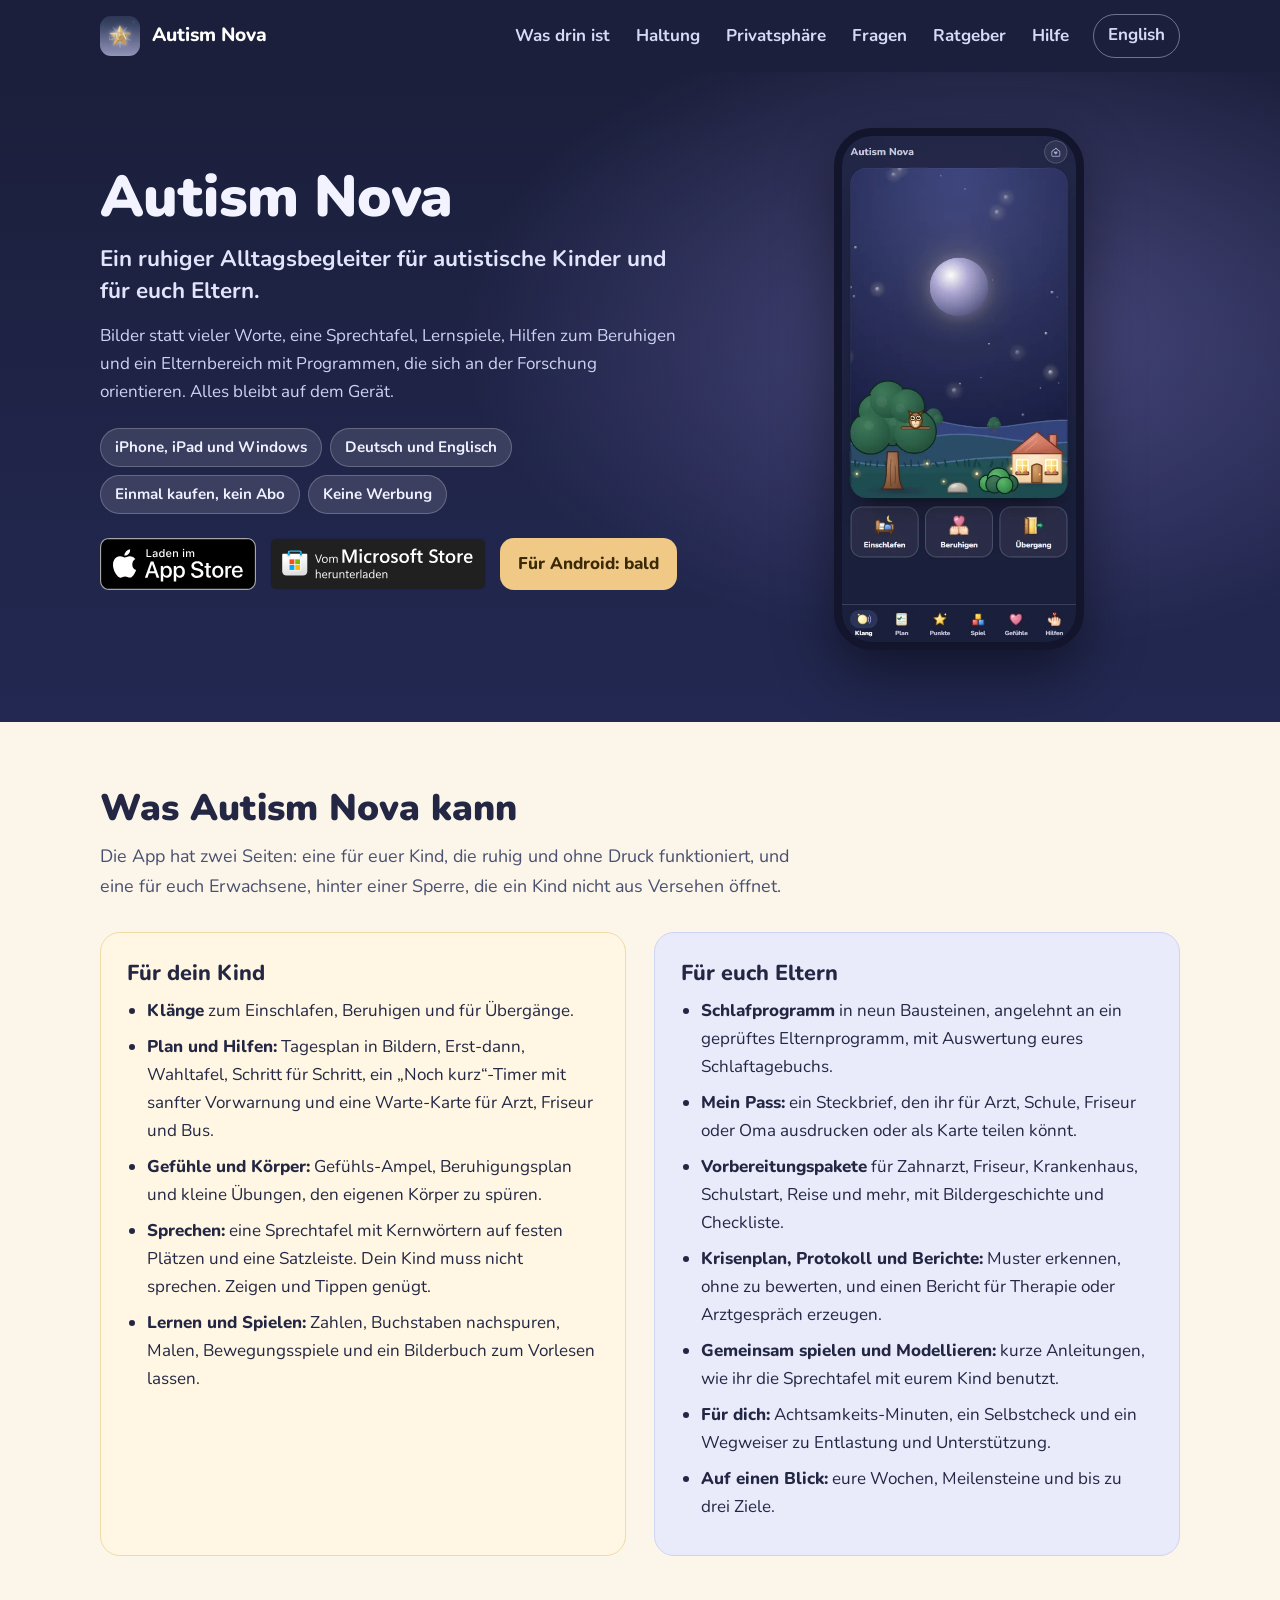
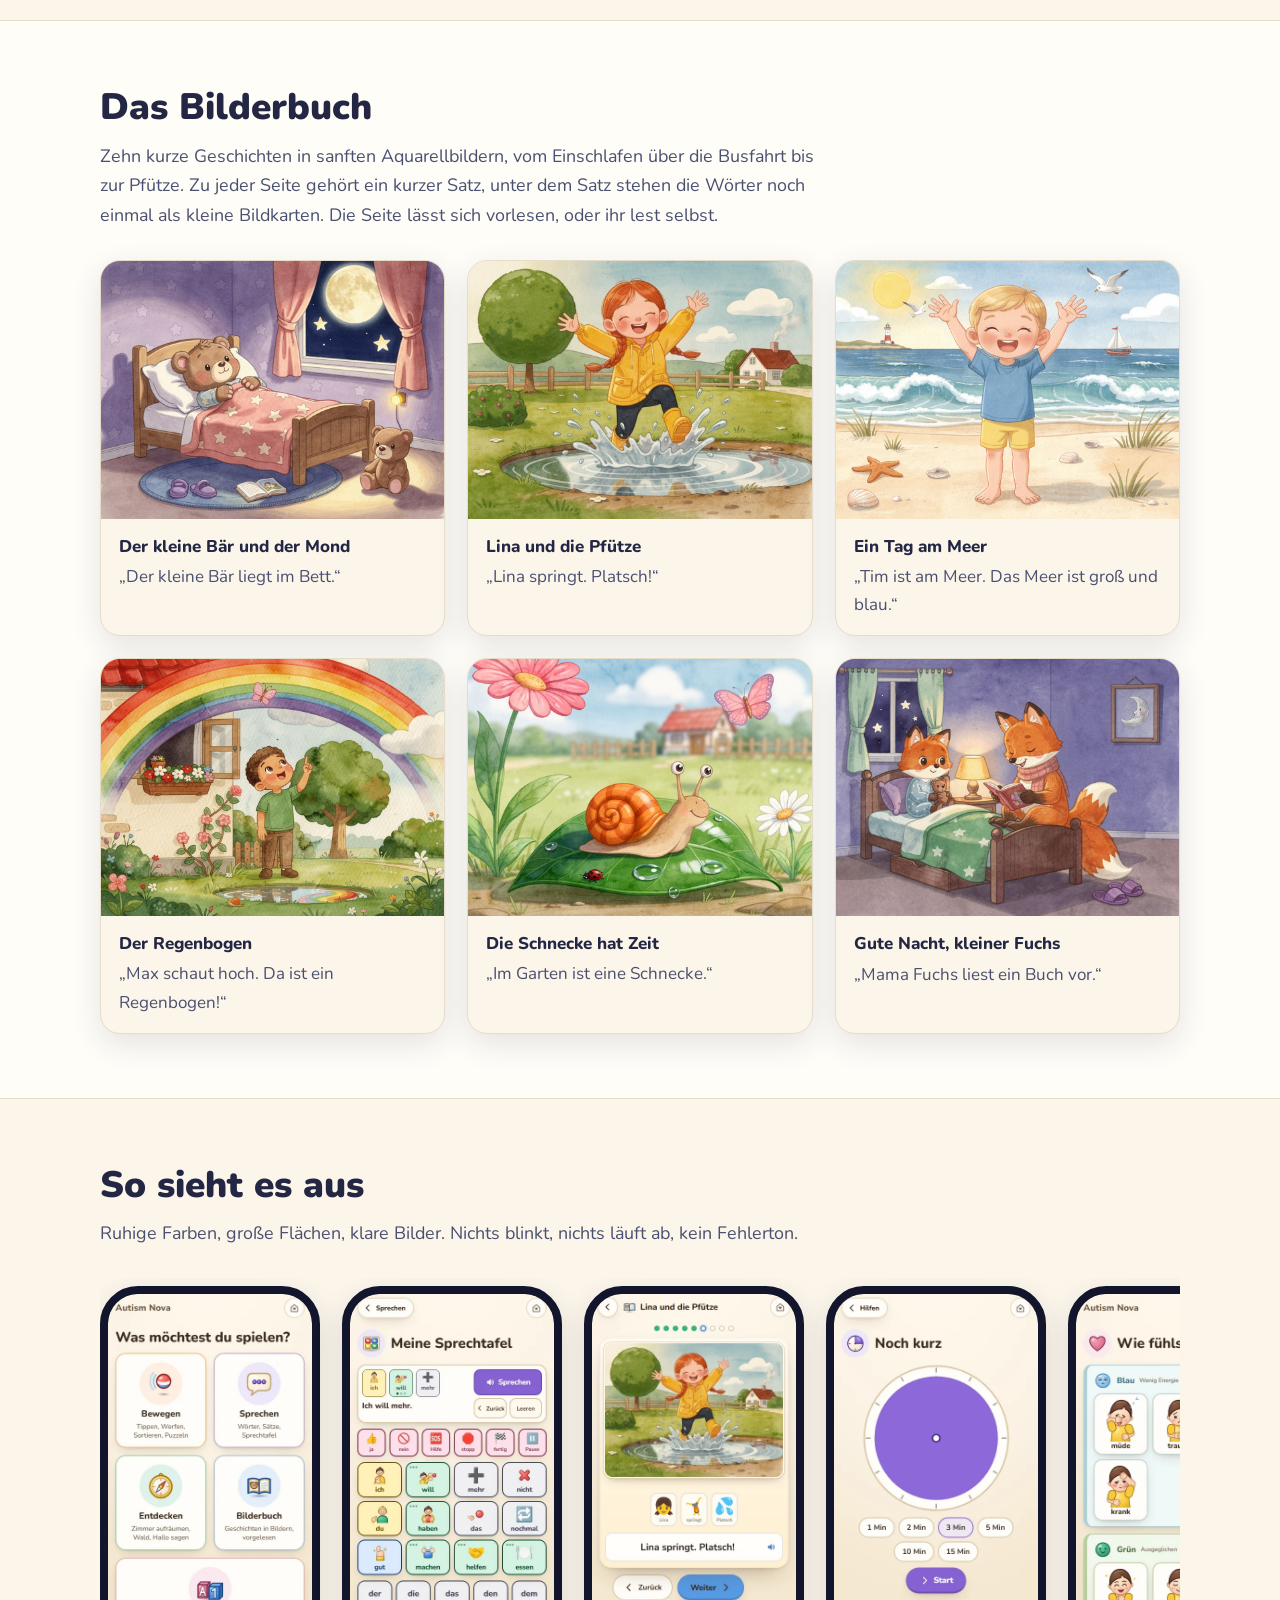
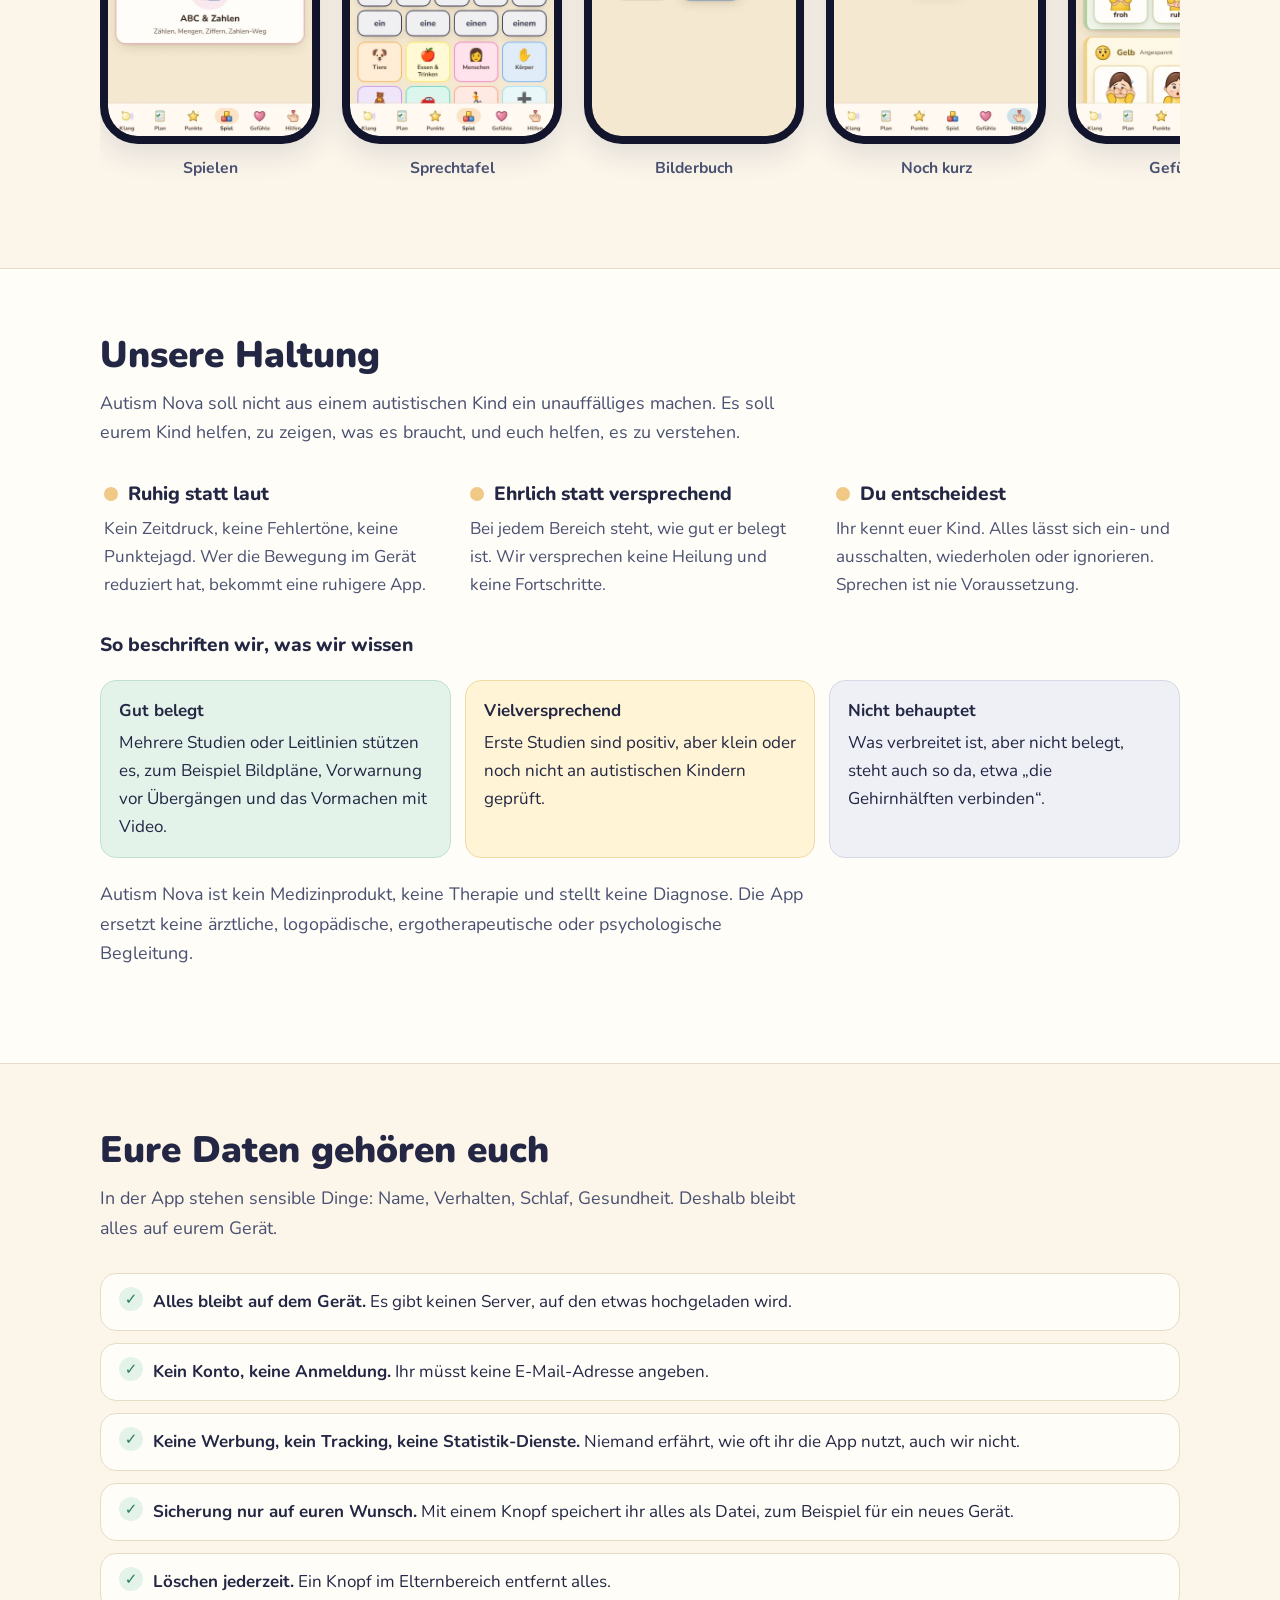
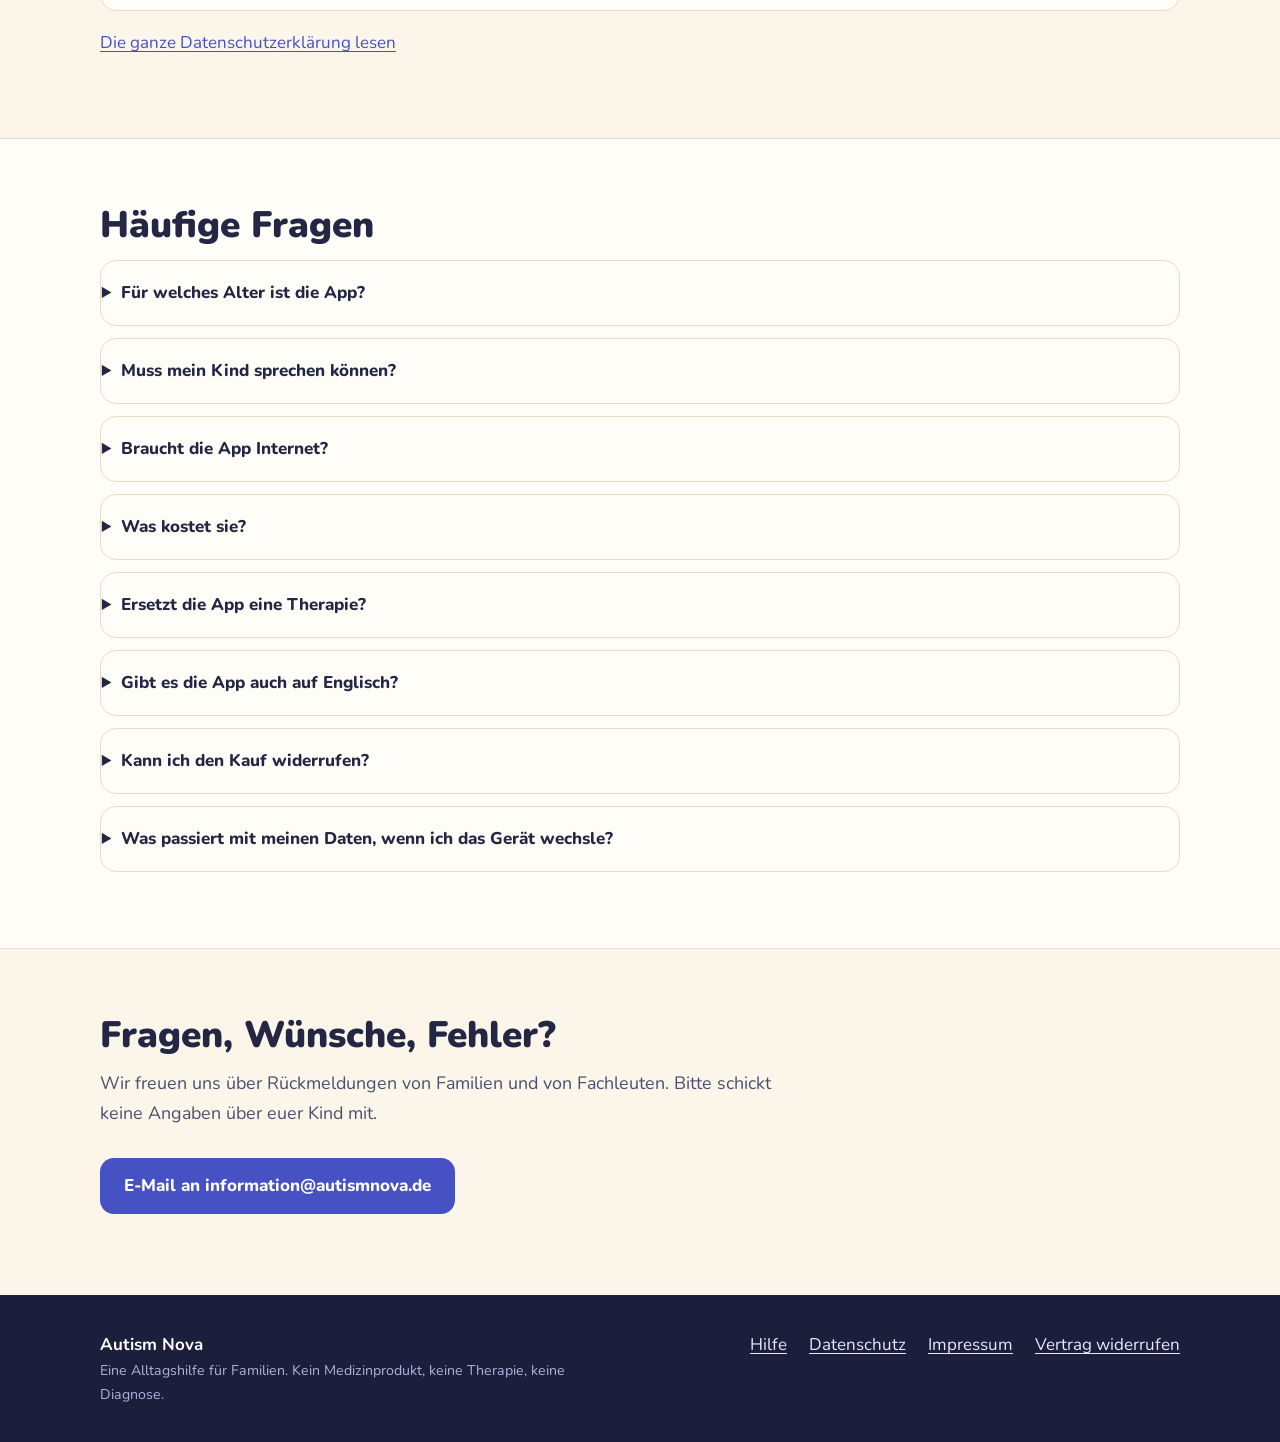
<file: index.html>
<!doctype html>
<html lang="de">
<head>
  <meta charset="utf-8">
  <meta name="viewport" content="width=device-width, initial-scale=1">
  <title>Autism Nova: Alltagsbegleiter für autistische Kinder und ihre Familien</title>
  <meta name="description" content="Autism Nova ist eine ruhige App für autistische Kinder und ihre Eltern: Bildpläne, Sprechtafel, Lernspiele, Beruhigungshilfen und ein Elternbereich. Alles bleibt auf dem Gerät, ohne Konto und ohne Werbung.">
  <meta name="theme-color" content="#1b1f3b">
  <meta property="og:title" content="Autism Nova: Alltagsbegleiter für autistische Kinder und ihre Familien">
  <meta property="og:description" content="Bilder statt Worte, Sprechtafel, Lernspiele, Beruhigungshilfen und ein Elternbereich. Ohne Konto, ohne Werbung, alles auf dem Gerät.">
  <meta property="og:type" content="website">
  <meta property="og:locale" content="de_DE">
  <meta property="og:locale:alternate" content="en_US">
  <meta property="og:image" content="https://autismnova.de/assets/img/icon-512.png">
  <meta property="og:url" content="https://autismnova.de/">
  <link rel="canonical" href="https://autismnova.de/">
  <link rel="icon" href="assets/img/favicon.png" type="image/png">
  <link rel="apple-touch-icon" href="assets/img/apple-touch-icon.png">
  <link rel="alternate" hreflang="de" href="https://autismnova.de/">
  <link rel="alternate" hreflang="en" href="https://autismnova.de/en/">
  <link rel="stylesheet" href="assets/style.css">
</head>
<body>
  <a class="skip" href="#inhalt">Zum Inhalt springen</a>

  <header class="site-head">
    <div class="wrap">
      <a class="brand" href="index.html"><img src="assets/img/icon-192.png" alt="" width="40" height="40">Autism Nova</a>
      <nav class="nav" aria-label="Hauptmenü">
        <a href="#was">Was drin ist</a>
        <a href="#haltung">Haltung</a>
        <a href="#privatsphaere">Privatsphäre</a>
        <a href="#fragen">Fragen</a>
        <a href="ratgeber/index.html">Ratgeber</a>
        <a href="support.html">Hilfe</a>
        <a class="lang" href="en/" lang="en" hreflang="en">English</a>
      </nav>
    </div>
  </header>

  <main id="inhalt">
    <section class="hero" aria-labelledby="titel">
      <div class="wrap">
        <div>
          <h1 id="titel">Autism Nova</h1>
          <p class="lead">Ein ruhiger Alltagsbegleiter für autistische Kinder und für euch Eltern.</p>
          <p>Bilder statt vieler Worte, eine Sprechtafel, Lernspiele, Hilfen zum Beruhigen und ein Elternbereich mit Programmen, die sich an der Forschung orientieren. Alles bleibt auf dem Gerät.</p>
          <ul class="chips" aria-label="Eckdaten">
            <li>iPhone, iPad und Windows</li>
            <li>Deutsch und Englisch</li>
            <li>Einmal kaufen, kein Abo</li>
            <li>Keine Werbung</li>
          </ul>
          <p class="badges">
            <a href="https://apps.apple.com/de/app/autism-nova/id6832225543" rel="noopener"><img src="assets/img/badges/app-store-de.svg" width="156" height="52" alt="Laden im App Store"></a>
            <a href="https://apps.microsoft.com/detail/9NPQQLBJ37BP?hl=de-de&amp;gl=DE" rel="noopener"><img src="assets/img/badges/microsoft-store-de.svg" width="216" height="52" alt="Vom Microsoft Store herunterladen"></a>
            <span class="status">Für Android: bald</span>
          </p>
        </div>
        <div class="hero-phone">
          <div class="phone"><img src="assets/img/phone-klang.webp" width="440" height="952" alt="Startbildschirm der App: ein ruhiger Nachthimmel mit Mond, darunter die Knöpfe Einschlafen, Beruhigen und Übergang."></div>
        </div>
      </div>
    </section>

    <section id="was" aria-labelledby="was-titel">
      <div class="wrap">
        <h2 id="was-titel">Was Autism Nova kann</h2>
        <p class="intro">Die App hat zwei Seiten: eine für euer Kind, die ruhig und ohne Druck funktioniert, und eine für euch Erwachsene, hinter einer Sperre, die ein Kind nicht aus Versehen öffnet.</p>
        <div class="split">
          <div class="panel kid">
            <h3>Für dein Kind</h3>
            <ul>
              <li><strong>Klänge</strong> zum Einschlafen, Beruhigen und für Übergänge.</li>
              <li><strong>Plan und Hilfen:</strong> Tagesplan in Bildern, Erst-dann, Wahltafel, Schritt für Schritt, ein „Noch kurz“-Timer mit sanfter Vorwarnung und eine Warte-Karte für Arzt, Friseur und Bus.</li>
              <li><strong>Gefühle und Körper:</strong> Gefühls-Ampel, Beruhigungsplan und kleine Übungen, den eigenen Körper zu spüren.</li>
              <li><strong>Sprechen:</strong> eine Sprechtafel mit Kernwörtern auf festen Plätzen und eine Satzleiste. Dein Kind muss nicht sprechen. Zeigen und Tippen genügt.</li>
              <li><strong>Lernen und Spielen:</strong> Zahlen, Buchstaben nachspuren, Malen, Bewegungsspiele und ein Bilderbuch zum Vorlesen lassen.</li>
            </ul>
          </div>
          <div class="panel parent">
            <h3>Für euch Eltern</h3>
            <ul>
              <li><strong>Schlafprogramm</strong> in neun Bausteinen, angelehnt an ein geprüftes Elternprogramm, mit Auswertung eures Schlaftagebuchs.</li>
              <li><strong>Mein Pass:</strong> ein Steckbrief, den ihr für Arzt, Schule, Friseur oder Oma ausdrucken oder als Karte teilen könnt.</li>
              <li><strong>Vorbereitungspakete</strong> für Zahnarzt, Friseur, Krankenhaus, Schulstart, Reise und mehr, mit Bildergeschichte und Checkliste.</li>
              <li><strong>Krisenplan, Protokoll und Berichte:</strong> Muster erkennen, ohne zu bewerten, und einen Bericht für Therapie oder Arztgespräch erzeugen.</li>
              <li><strong>Gemeinsam spielen und Modellieren:</strong> kurze Anleitungen, wie ihr die Sprechtafel mit eurem Kind benutzt.</li>
              <li><strong>Für dich:</strong> Achtsamkeits-Minuten, ein Selbstcheck und ein Wegweiser zu Entlastung und Unterstützung.</li>
              <li><strong>Auf einen Blick:</strong> eure Wochen, Meilensteine und bis zu drei Ziele.</li>
            </ul>
          </div>
        </div>
      </div>
    </section>

    <section class="alt" id="bilderbuch" aria-labelledby="buch-titel">
      <div class="wrap">
        <h2 id="buch-titel">Das Bilderbuch</h2>
        <p class="intro">Zehn kurze Geschichten in sanften Aquarellbildern, vom Einschlafen über die Busfahrt bis zur Pfütze. Zu jeder Seite gehört ein kurzer Satz, unter dem Satz stehen die Wörter noch einmal als kleine Bildkarten. Die Seite lässt sich vorlesen, oder ihr lest selbst.</p>
        <div class="gallery">
          <figure><img loading="lazy" decoding="async" src="assets/img/buch/baer.jpg" width="1024" height="768" alt="Ein kleiner Bär liegt im Bett unter einer rosa Sternendecke, draußen leuchtet der Mond."><figcaption><strong>Der kleine Bär und der Mond</strong>„Der kleine Bär liegt im Bett.“</figcaption></figure>
          <figure><img loading="lazy" decoding="async" src="assets/img/buch/lina.jpg" width="1024" height="768" alt="Ein Mädchen in gelber Regenjacke und Gummistiefeln springt in eine Pfütze, das Wasser spritzt."><figcaption><strong>Lina und die Pfütze</strong>„Lina springt. Platsch!“</figcaption></figure>
          <figure><img loading="lazy" decoding="async" src="assets/img/buch/meer.jpg" width="1024" height="768" alt="Ein Junge steht lachend mit erhobenen Armen am Strand, hinter ihm das Meer mit Wellen und ein Leuchtturm."><figcaption><strong>Ein Tag am Meer</strong>„Tim ist am Meer. Das Meer ist groß und blau.“</figcaption></figure>
          <figure><img loading="lazy" decoding="async" src="assets/img/buch/regenbogen.jpg" width="1024" height="768" alt="Ein Junge zeigt auf einen großen Regenbogen über dem Haus und dem Garten."><figcaption><strong>Der Regenbogen</strong>„Max schaut hoch. Da ist ein Regenbogen!“</figcaption></figure>
          <figure><img loading="lazy" decoding="async" src="assets/img/buch/schnecke.jpg" width="1024" height="768" alt="Eine Schnecke mit orangefarbenem Haus sitzt auf einem Blatt, daneben eine Blume und ein Schmetterling."><figcaption><strong>Die Schnecke hat Zeit</strong>„Im Garten ist eine Schnecke.“</figcaption></figure>
          <figure><img loading="lazy" decoding="async" src="assets/img/buch/fuchs.jpg" width="1024" height="768" alt="Mama Fuchs liest dem kleinen Fuchs im Bett aus einem Buch vor, die Lampe leuchtet warm."><figcaption><strong>Gute Nacht, kleiner Fuchs</strong>„Mama Fuchs liest ein Buch vor.“</figcaption></figure>
        </div>
      </div>
    </section>

    <section aria-labelledby="bilder-titel">
      <div class="wrap">
        <h2 id="bilder-titel">So sieht es aus</h2>
        <p class="intro">Ruhige Farben, große Flächen, klare Bilder. Nichts blinkt, nichts läuft ab, kein Fehlerton.</p>
        <div class="shots" role="list">
          <figure role="listitem"><div class="phone"><img loading="lazy" src="assets/img/phone-spiel.webp" width="440" height="952" alt="Spiele-Übersicht mit den Karten Bewegen, Sprechen, Entdecken und Bilderbuch."></div><figcaption>Spielen</figcaption></figure>
          <figure role="listitem"><div class="phone"><img loading="lazy" src="assets/img/phone-tafel.webp" width="440" height="952" alt="Die Sprechtafel mit bunten Wortkacheln auf festen Plätzen. In der Satzleiste oben steht „Ich will mehr.“"></div><figcaption>Sprechtafel</figcaption></figure>
          <figure role="listitem"><div class="phone"><img loading="lazy" src="assets/img/phone-buch.webp" width="440" height="952" alt="Eine Seite aus dem Bilderbuch: ein Mädchen in gelber Regenjacke springt in eine Pfütze, darunter der Satz „Lina springt. Platsch!“ mit Bildkarten."></div><figcaption>Bilderbuch</figcaption></figure>
          <figure role="listitem"><div class="phone"><img loading="lazy" src="assets/img/phone-timer.webp" width="440" height="952" alt="Der Timer „Noch kurz“ als große violette Kreisscheibe mit Auswahl der Minuten."></div><figcaption>Noch kurz</figcaption></figure>
          <figure role="listitem"><div class="phone"><img loading="lazy" src="assets/img/phone-gefuehle.webp" width="440" height="952" alt="Die Gefühls-Ampel mit Gefühlen wie müde, traurig, froh und ruhig in Farbgruppen."></div><figcaption>Gefühle</figcaption></figure>
          <figure role="listitem"><div class="phone"><img loading="lazy" src="assets/img/phone-koerper.webp" width="440" height="952" alt="Der Körper-Check mit Bildern für Hunger, Durst, Müdigkeit, Toilette, Kälte und Hitze."></div><figcaption>Mein Körper</figcaption></figure>
          <figure role="listitem"><div class="phone"><img loading="lazy" src="assets/img/phone-lernen.webp" width="440" height="952" alt="Die Lernwelt mit den Karten Zahlen, Zahlen-Weg und ABC."></div><figcaption>Zahlen und Buchstaben</figcaption></figure>
        </div>
      </div>
    </section>

    <section class="alt" id="haltung" aria-labelledby="haltung-titel">
      <div class="wrap">
        <h2 id="haltung-titel">Unsere Haltung</h2>
        <p class="intro">Autism Nova soll nicht aus einem autistischen Kind ein unauffälliges machen. Es soll eurem Kind helfen, zu zeigen, was es braucht, und euch helfen, es zu verstehen.</p>
        <div class="values">
          <div class="value"><h3><span class="dot" aria-hidden="true"></span>Ruhig statt laut</h3><p>Kein Zeitdruck, keine Fehlertöne, keine Punktejagd. Wer die Bewegung im Gerät reduziert hat, bekommt eine ruhigere App.</p></div>
          <div class="value"><h3><span class="dot" aria-hidden="true"></span>Ehrlich statt versprechend</h3><p>Bei jedem Bereich steht, wie gut er belegt ist. Wir versprechen keine Heilung und keine Fortschritte.</p></div>
          <div class="value"><h3><span class="dot" aria-hidden="true"></span>Du entscheidest</h3><p>Ihr kennt euer Kind. Alles lässt sich ein- und ausschalten, wiederholen oder ignorieren. Sprechen ist nie Voraussetzung.</p></div>
        </div>
        <h3 style="margin-top:34px">So beschriften wir, was wir wissen</h3>
        <div class="evidence">
          <div class="g"><b>Gut belegt</b>Mehrere Studien oder Leitlinien stützen es, zum Beispiel Bildpläne, Vorwarnung vor Übergängen und das Vormachen mit Video.</div>
          <div class="y"><b>Vielversprechend</b>Erste Studien sind positiv, aber klein oder noch nicht an autistischen Kindern geprüft.</div>
          <div class="n"><b>Nicht behauptet</b>Was verbreitet ist, aber nicht belegt, steht auch so da, etwa „die Gehirnhälften verbinden“.</div>
        </div>
        <p class="intro" style="margin-top:22px">Autism Nova ist kein Medizinprodukt, keine Therapie und stellt keine Diagnose. Die App ersetzt keine ärztliche, logopädische, ergotherapeutische oder psychologische Begleitung.</p>
      </div>
    </section>

    <section id="privatsphaere" aria-labelledby="privat-titel">
      <div class="wrap">
        <h2 id="privat-titel">Eure Daten gehören euch</h2>
        <p class="intro">In der App stehen sensible Dinge: Name, Verhalten, Schlaf, Gesundheit. Deshalb bleibt alles auf eurem Gerät.</p>
        <ul class="privacy-list">
          <li><strong>Alles bleibt auf dem Gerät.</strong> Es gibt keinen Server, auf den etwas hochgeladen wird.</li>
          <li><strong>Kein Konto, keine Anmeldung.</strong> Ihr müsst keine E-Mail-Adresse angeben.</li>
          <li><strong>Keine Werbung, kein Tracking, keine Statistik-Dienste.</strong> Niemand erfährt, wie oft ihr die App nutzt, auch wir nicht.</li>
          <li><strong>Sicherung nur auf euren Wunsch.</strong> Mit einem Knopf speichert ihr alles als Datei, zum Beispiel für ein neues Gerät.</li>
          <li><strong>Löschen jederzeit.</strong> Ein Knopf im Elternbereich entfernt alles.</li>
        </ul>
        <p style="margin-top:18px"><a href="datenschutz.html">Die ganze Datenschutzerklärung lesen</a></p>
      </div>
    </section>

    <section class="alt" id="fragen" aria-labelledby="fragen-titel">
      <div class="wrap">
        <h2 id="fragen-titel">Häufige Fragen</h2>
        <details><summary>Für welches Alter ist die App?</summary><p>Die Inhalte richten sich an Kinder vom Kleinkind- bis ins Grundschulalter. Autistische Kinder sind sehr verschieden, deshalb entscheidet ihr, welche Bereiche zu eurem Kind passen. Vieles ist auch für ältere Kinder nutzbar.</p></details>
        <details><summary>Muss mein Kind sprechen können?</summary><p>Nein. Alle Übungen lassen sich durch Zeigen und Tippen beantworten. Für Kinder, die nicht oder kaum sprechen, gibt es die Sprechtafel.</p></details>
        <details><summary>Braucht die App Internet?</summary><p>Nein. Alles läuft ohne Internetverbindung.</p></details>
        <details><summary>Was kostet sie?</summary><p>Autism Nova wird einmal gekauft, es gibt kein Abo und keine Werbung. Im deutschen App Store kostet sie 24,99 €; in anderen Ländern rechnet der Store den Preis um. Alle Updates sind inklusive.</p></details>
        <details><summary>Ersetzt die App eine Therapie?</summary><p>Nein. Sie ist eine Alltagshilfe für Familien. Bei Sorgen um die Entwicklung eures Kindes sind eure Kinderärztin, euer Kinderarzt oder eine Frühförderstelle die richtigen Ansprechpartner.</p></details>
        <details><summary>Gibt es die App auch auf Englisch?</summary><p>Ja. Autism Nova gibt es auf Deutsch und auf Englisch. Die Sprache wählt ihr bei der Einrichtung oder später im Elternbereich. Dann wechseln Texte, Bilderbuch, Sprechtafel, Buchstaben und Zahlen. Die Vorlesestimme kommt vom Gerät.</p></details>
        <details><summary>Kann ich den Kauf widerrufen?</summary><p>Ja, innerhalb von 14 Tagen nach Vertragsschluss, soweit dir ein gesetzliches Widerrufsrecht zusteht. Ohne Begründung, ohne Anmeldung: <a href="widerruf.html">Vertrag widerrufen</a>. Dort stehen auch die <a href="widerruf.html#belehrung">Widerrufsbelehrung</a> und das Muster-Formular. Beachte: Im Apple App Store und bei Google Play stimmst du beim Kauf zu, dass die App sofort bereitgestellt wird; damit kann das Widerrufsrecht vorzeitig erlöschen.</p></details>
        <details><summary>Was passiert mit meinen Daten, wenn ich das Gerät wechsle?</summary><p>Sie bleiben auf dem alten Gerät. Erstellt vorher im Elternbereich unter „Daten“ eine Sicherung und spielt sie auf dem neuen Gerät wieder ein. <a href="support.html">So geht es Schritt für Schritt.</a></p></details>
      </div>
    </section>

    <section id="kontakt" aria-labelledby="kontakt-titel">
      <div class="wrap">
        <h2 id="kontakt-titel">Fragen, Wünsche, Fehler?</h2>
        <p class="intro">Wir freuen uns über Rückmeldungen von Familien und von Fachleuten. Bitte schickt keine Angaben über euer Kind mit.</p>
        <p><a class="button" href="mailto:information@autismnova.de" id="mail-link">E-Mail an information@autismnova.de</a></p>
      </div>
    </section>
  </main>

  <footer class="site-foot">
    <div class="wrap">
      <div>
        <strong style="color:#fff">Autism Nova</strong>
        <small>Eine Alltagshilfe für Familien. Kein Medizinprodukt, keine Therapie, keine Diagnose.</small>
      </div>
      <nav aria-label="Rechtliches">
        <a href="support.html">Hilfe</a>
        <a href="datenschutz.html">Datenschutz</a>
        <a href="impressum.html">Impressum</a>
        <a class="foot-button" href="widerruf.html">Vertrag widerrufen</a>
      </nav>
    </div>
  </footer>
</body>
</html>
</file>
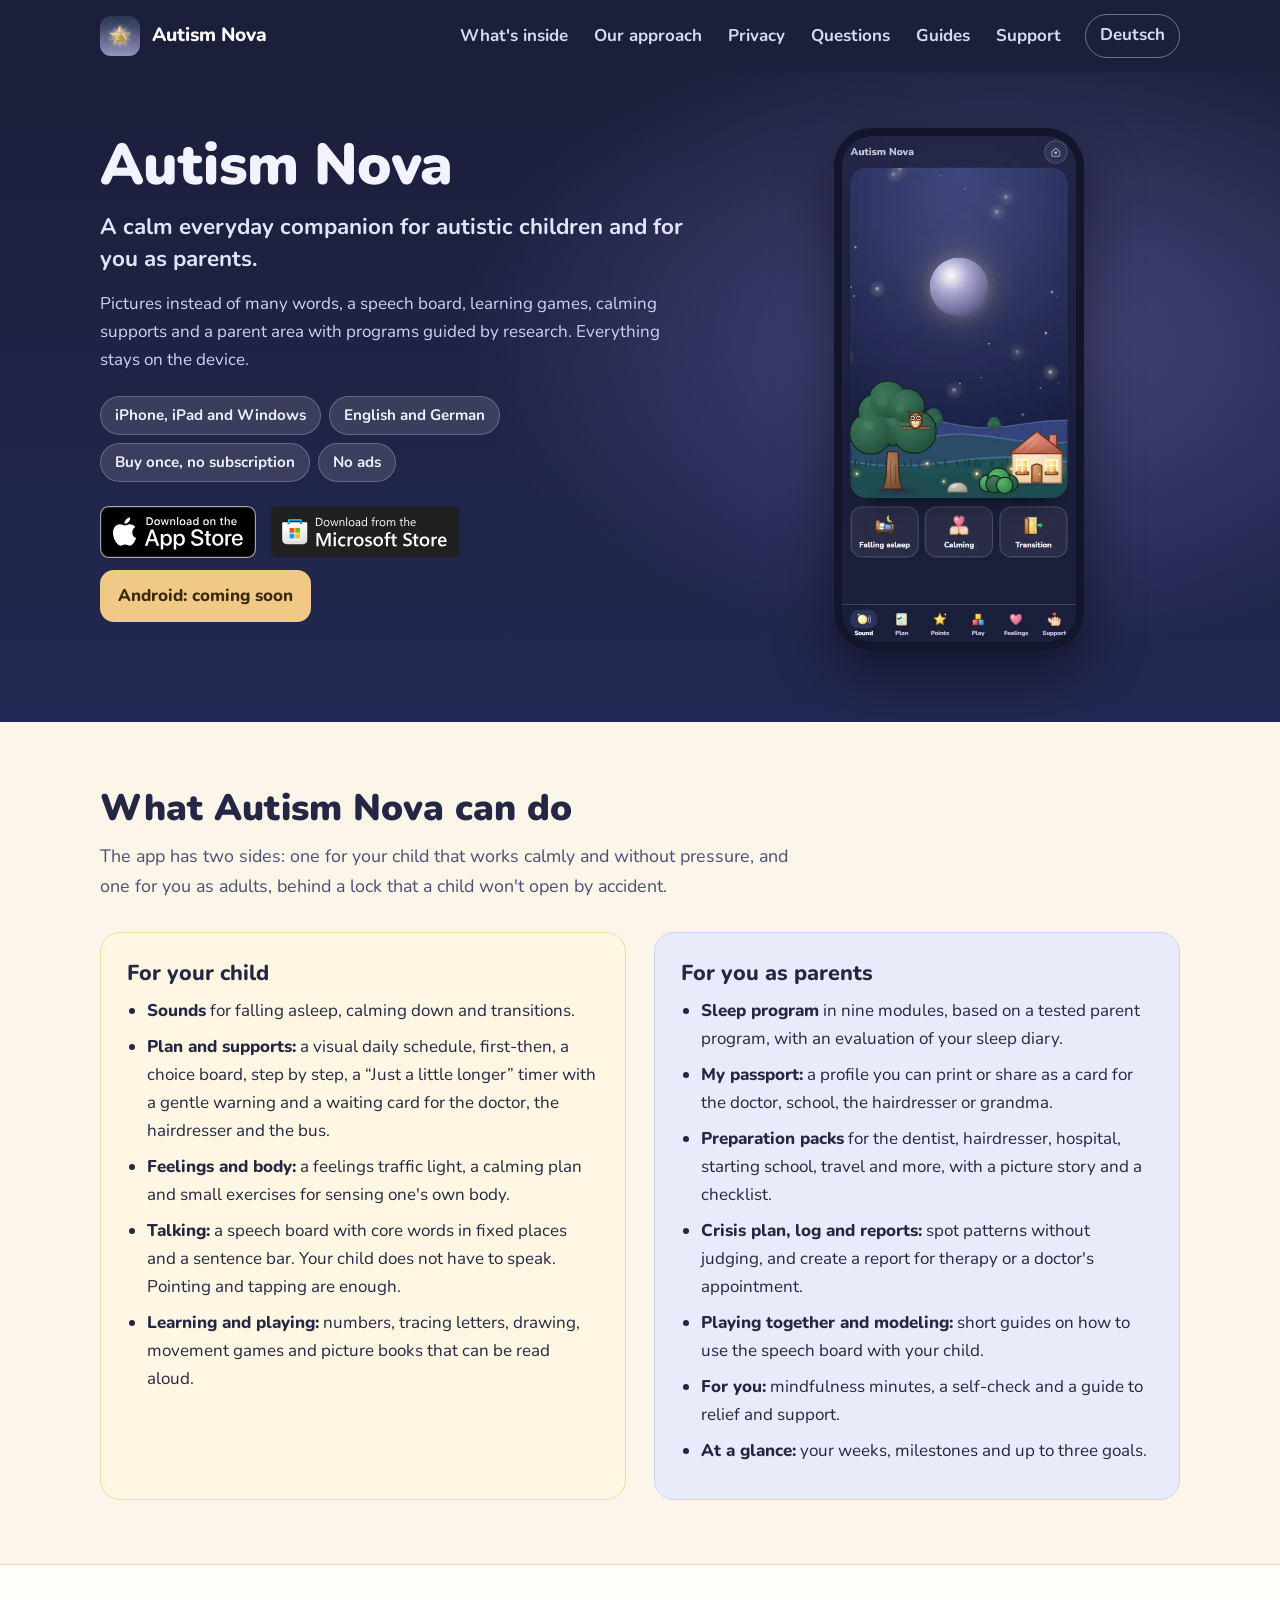
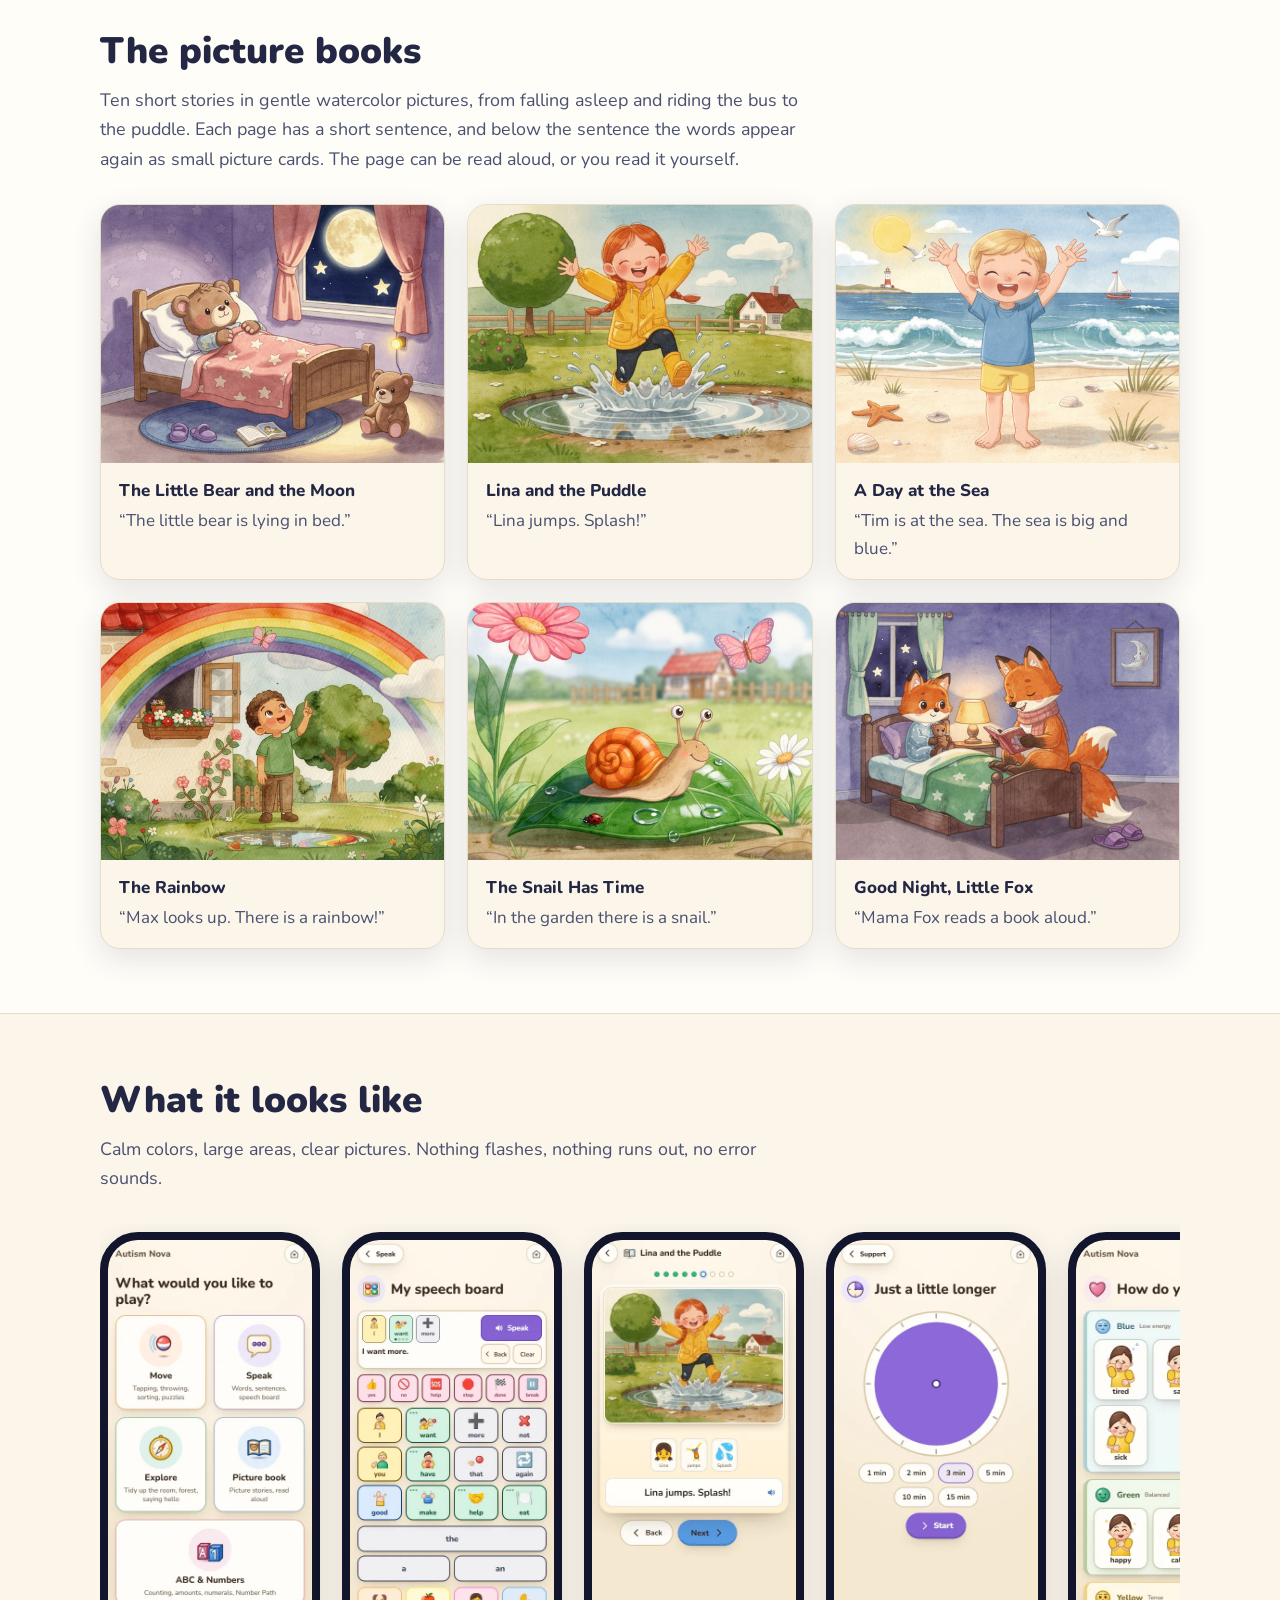
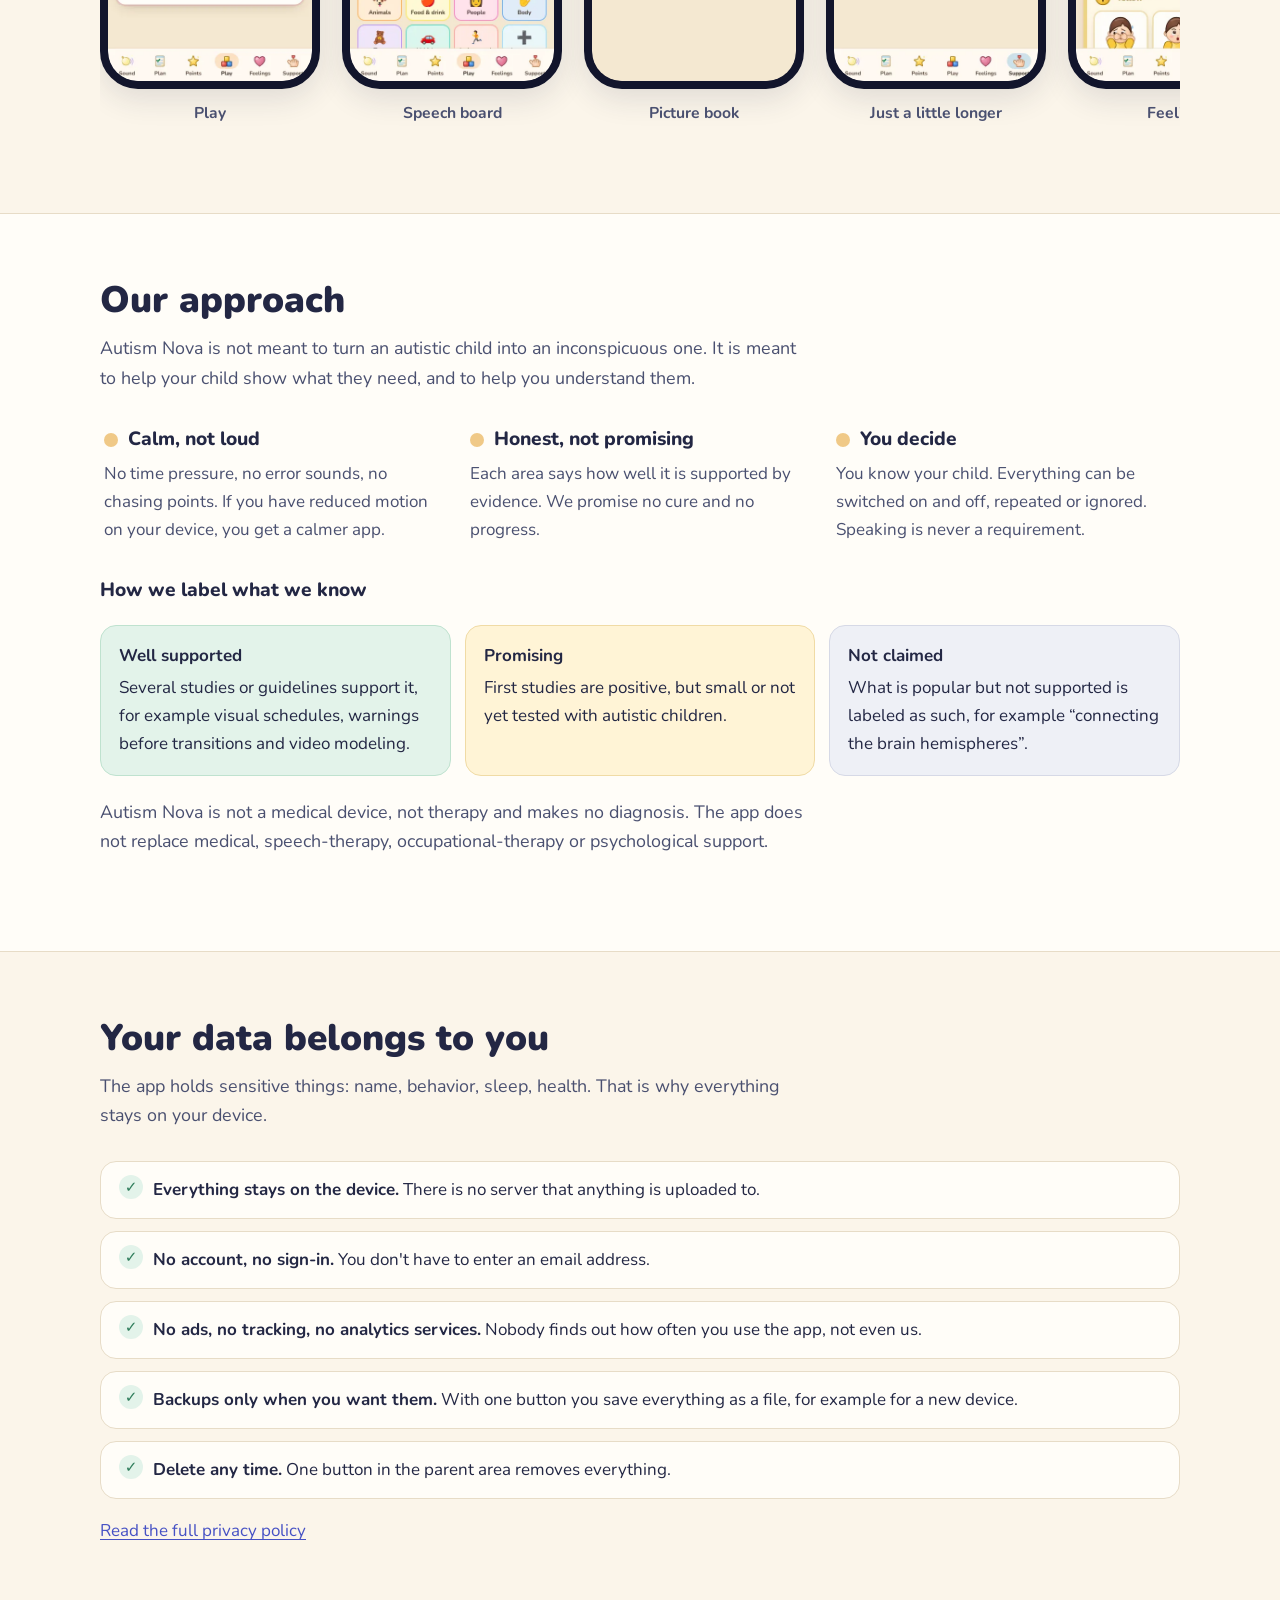
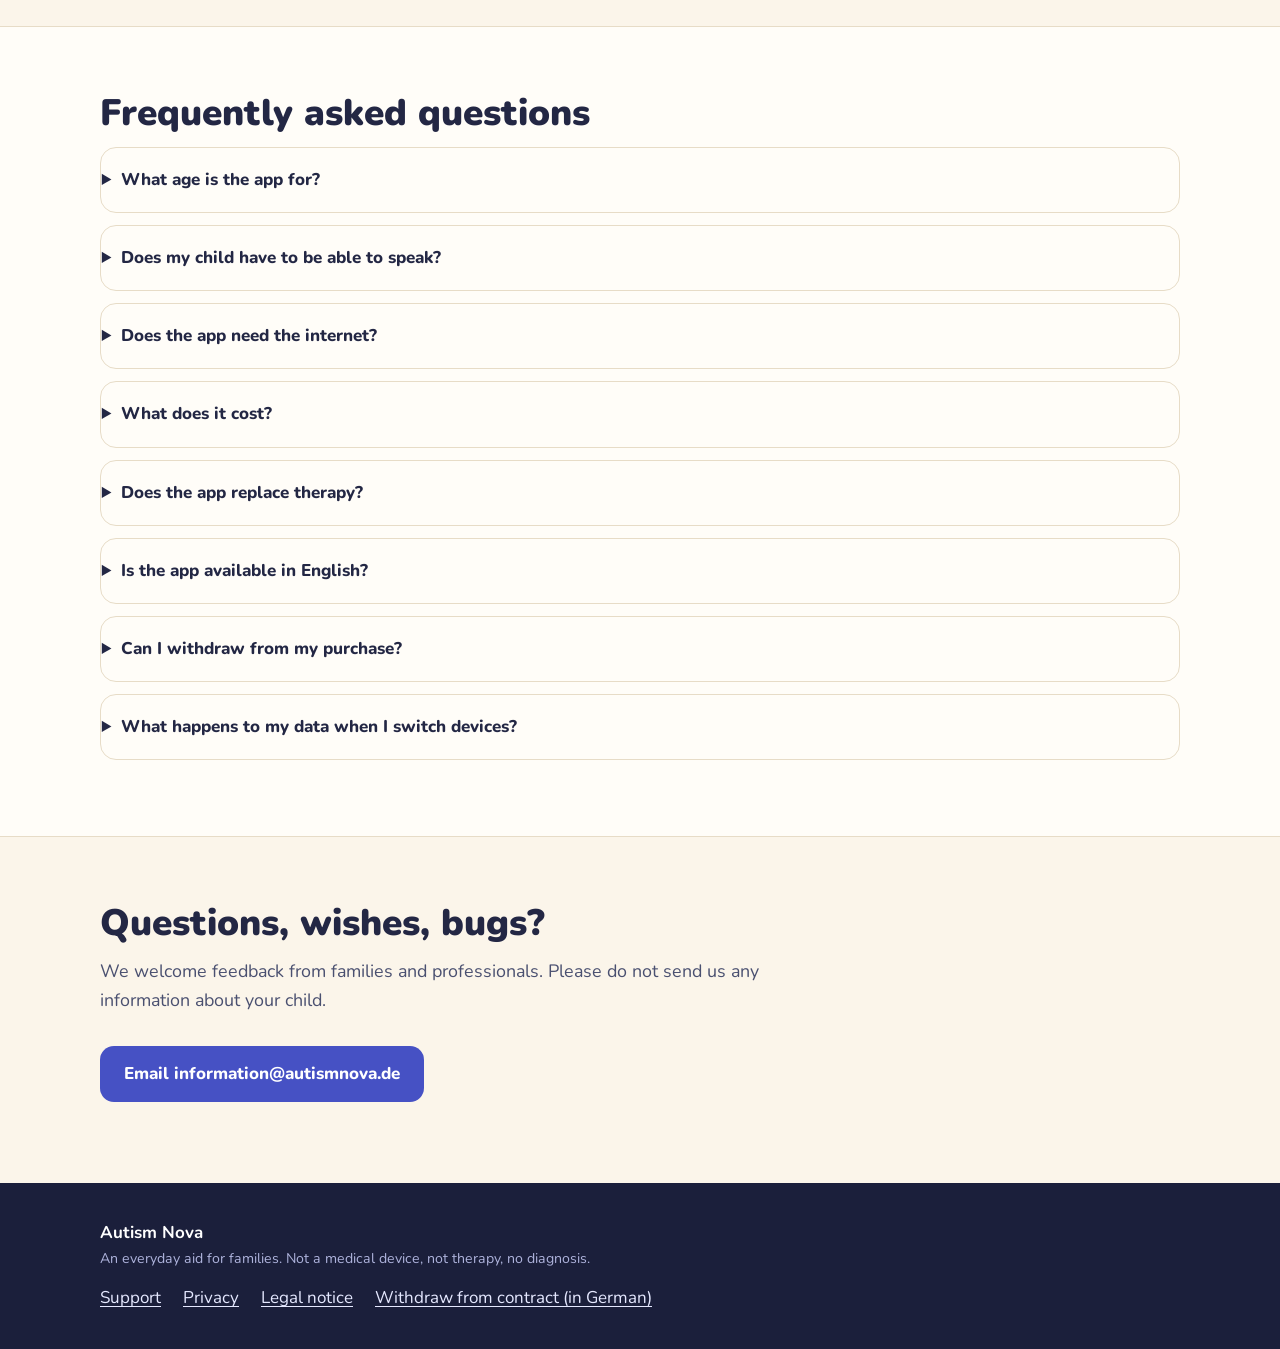
<file: en/index.html>
<!doctype html>
<html lang="en">
<head>
  <meta charset="utf-8">
  <meta name="viewport" content="width=device-width, initial-scale=1">
  <title>Autism Nova: an everyday companion for autistic children and their families</title>
  <meta name="description" content="Autism Nova is a calm app for autistic children and their parents: visual schedules, a speech board, learning games, calming supports and a parent area. Everything stays on the device, with no account and no ads.">
  <meta name="theme-color" content="#1b1f3b">
  <meta property="og:title" content="Autism Nova: an everyday companion for autistic children and their families">
  <meta property="og:description" content="Pictures instead of words, a speech board, learning games, calming supports and a parent area. No account, no ads, everything on the device.">
  <meta property="og:type" content="website">
  <meta property="og:locale" content="en_US">
  <meta property="og:locale:alternate" content="de_DE">
  <meta property="og:image" content="https://autismnova.de/assets/img/icon-512.png">
  <meta property="og:url" content="https://autismnova.de/en/">
  <link rel="canonical" href="https://autismnova.de/en/">
  <link rel="icon" href="../assets/img/favicon.png" type="image/png">
  <link rel="apple-touch-icon" href="../assets/img/apple-touch-icon.png">
  <link rel="alternate" hreflang="de" href="https://autismnova.de/">
  <link rel="alternate" hreflang="en" href="https://autismnova.de/en/">
  <link rel="stylesheet" href="../assets/style.css">
</head>
<body>
  <a class="skip" href="#content">Skip to content</a>

  <header class="site-head">
    <div class="wrap">
      <a class="brand" href="index.html"><img src="../assets/img/icon-192.png" alt="" width="40" height="40">Autism Nova</a>
      <nav class="nav" aria-label="Main menu">
        <a href="#inside">What's inside</a>
        <a href="#approach">Our approach</a>
        <a href="#privacy">Privacy</a>
        <a href="#questions">Questions</a>
        <a href="guides/index.html">Guides</a>
        <a href="support.html">Support</a>
        <a class="lang" href="../index.html" lang="de" hreflang="de">Deutsch</a>
      </nav>
    </div>
  </header>

  <main id="content">
    <section class="hero" aria-labelledby="title">
      <div class="wrap">
        <div>
          <h1 id="title">Autism Nova</h1>
          <p class="lead">A calm everyday companion for autistic children and for you as parents.</p>
          <p>Pictures instead of many words, a speech board, learning games, calming supports and a parent area with programs guided by research. Everything stays on the device.</p>
          <ul class="chips" aria-label="Key facts">
            <li>iPhone, iPad and Windows</li>
            <li>English and German</li>
            <li>Buy once, no subscription</li>
            <li>No ads</li>
          </ul>
          <p class="badges">
            <a href="https://apps.apple.com/us/app/autism-nova/id6832225543" rel="noopener"><img src="../assets/img/badges/app-store-en.svg" width="156" height="52" alt="Download on the App Store"></a>
            <a href="https://apps.microsoft.com/detail/9NPQQLBJ37BP" rel="noopener"><img src="../assets/img/badges/microsoft-store-en.svg" width="190" height="52" alt="Download from the Microsoft Store"></a>
            <span class="status">Android: coming soon</span>
          </p>
        </div>
        <div class="hero-phone">
          <div class="phone"><img src="../assets/img/en/phone-klang.webp" width="440" height="952" alt="The app's start screen: a calm night sky with the moon, below it the buttons Falling asleep, Calming and Transition."></div>
        </div>
      </div>
    </section>

    <section id="inside" aria-labelledby="inside-title">
      <div class="wrap">
        <h2 id="inside-title">What Autism Nova can do</h2>
        <p class="intro">The app has two sides: one for your child that works calmly and without pressure, and one for you as adults, behind a lock that a child won't open by accident.</p>
        <div class="split">
          <div class="panel kid">
            <h3>For your child</h3>
            <ul>
              <li><strong>Sounds</strong> for falling asleep, calming down and transitions.</li>
              <li><strong>Plan and supports:</strong> a visual daily schedule, first-then, a choice board, step by step, a “Just a little longer” timer with a gentle warning and a waiting card for the doctor, the hairdresser and the bus.</li>
              <li><strong>Feelings and body:</strong> a feelings traffic light, a calming plan and small exercises for sensing one's own body.</li>
              <li><strong>Talking:</strong> a speech board with core words in fixed places and a sentence bar. Your child does not have to speak. Pointing and tapping are enough.</li>
              <li><strong>Learning and playing:</strong> numbers, tracing letters, drawing, movement games and picture books that can be read aloud.</li>
            </ul>
          </div>
          <div class="panel parent">
            <h3>For you as parents</h3>
            <ul>
              <li><strong>Sleep program</strong> in nine modules, based on a tested parent program, with an evaluation of your sleep diary.</li>
              <li><strong>My passport:</strong> a profile you can print or share as a card for the doctor, school, the hairdresser or grandma.</li>
              <li><strong>Preparation packs</strong> for the dentist, hairdresser, hospital, starting school, travel and more, with a picture story and a checklist.</li>
              <li><strong>Crisis plan, log and reports:</strong> spot patterns without judging, and create a report for therapy or a doctor's appointment.</li>
              <li><strong>Playing together and modeling:</strong> short guides on how to use the speech board with your child.</li>
              <li><strong>For you:</strong> mindfulness minutes, a self-check and a guide to relief and support.</li>
              <li><strong>At a glance:</strong> your weeks, milestones and up to three goals.</li>
            </ul>
          </div>
        </div>
      </div>
    </section>

    <section class="alt" id="picture-book" aria-labelledby="book-title">
      <div class="wrap">
        <h2 id="book-title">The picture books</h2>
        <p class="intro">Ten short stories in gentle watercolor pictures, from falling asleep and riding the bus to the puddle. Each page has a short sentence, and below the sentence the words appear again as small picture cards. The page can be read aloud, or you read it yourself.</p>
        <div class="gallery">
          <figure><img loading="lazy" decoding="async" src="../assets/img/buch/baer.jpg" width="1024" height="768" alt="A little bear lies in bed under a pink blanket with stars; outside, the moon is shining."><figcaption><strong>The Little Bear and the Moon</strong>“The little bear is lying in bed.”</figcaption></figure>
          <figure><img loading="lazy" decoding="async" src="../assets/img/buch/lina.jpg" width="1024" height="768" alt="A girl in a yellow raincoat and rubber boots jumps into a puddle, and the water splashes."><figcaption><strong>Lina and the Puddle</strong>“Lina jumps. Splash!”</figcaption></figure>
          <figure><img loading="lazy" decoding="async" src="../assets/img/buch/meer.jpg" width="1024" height="768" alt="A boy stands laughing on the beach with his arms raised; behind him the sea with waves and a lighthouse."><figcaption><strong>A Day at the Sea</strong>“Tim is at the sea. The sea is big and blue.”</figcaption></figure>
          <figure><img loading="lazy" decoding="async" src="../assets/img/buch/regenbogen.jpg" width="1024" height="768" alt="A boy points at a big rainbow over the house and the garden."><figcaption><strong>The Rainbow</strong>“Max looks up. There is a rainbow!”</figcaption></figure>
          <figure><img loading="lazy" decoding="async" src="../assets/img/buch/schnecke.jpg" width="1024" height="768" alt="A snail with an orange shell sits on a leaf, next to it a flower and a butterfly."><figcaption><strong>The Snail Has Time</strong>“In the garden there is a snail.”</figcaption></figure>
          <figure><img loading="lazy" decoding="async" src="../assets/img/buch/fuchs.jpg" width="1024" height="768" alt="Mama Fox reads a book to the little fox in bed; the lamp glows warmly."><figcaption><strong>Good Night, Little Fox</strong>“Mama Fox reads a book aloud.”</figcaption></figure>
        </div>
      </div>
    </section>

    <section aria-labelledby="shots-title">
      <div class="wrap">
        <h2 id="shots-title">What it looks like</h2>
        <p class="intro">Calm colors, large areas, clear pictures. Nothing flashes, nothing runs out, no error sounds.</p>
        <div class="shots" role="list">
          <figure role="listitem"><div class="phone"><img loading="lazy" src="../assets/img/en/phone-spiel.webp" width="440" height="952" alt="The games overview with the cards Move, Speak, Explore and Picture book."></div><figcaption>Play</figcaption></figure>
          <figure role="listitem"><div class="phone"><img loading="lazy" src="../assets/img/en/phone-tafel.webp" width="440" height="952" alt="The speech board with colorful word tiles in fixed places. The sentence bar at the top says “I want more.”"></div><figcaption>Speech board</figcaption></figure>
          <figure role="listitem"><div class="phone"><img loading="lazy" src="../assets/img/en/phone-buch.webp" width="440" height="952" alt="A page from the picture book: a girl in a yellow raincoat jumps into a puddle, below it the sentence “Lina jumps. Splash!” with picture cards."></div><figcaption>Picture book</figcaption></figure>
          <figure role="listitem"><div class="phone"><img loading="lazy" src="../assets/img/en/phone-timer.webp" width="440" height="952" alt="The “Just a little longer” timer as a large purple disc with a choice of minutes."></div><figcaption>Just a little longer</figcaption></figure>
          <figure role="listitem"><div class="phone"><img loading="lazy" src="../assets/img/en/phone-gefuehle.webp" width="440" height="952" alt="The feelings traffic light with feelings such as tired, sad, happy and calm in color groups."></div><figcaption>Feelings</figcaption></figure>
          <figure role="listitem"><div class="phone"><img loading="lazy" src="../assets/img/en/phone-koerper.webp" width="440" height="952" alt="The body check with pictures for hungry, thirsty, tired, toilet, cold and hot."></div><figcaption>My body</figcaption></figure>
          <figure role="listitem"><div class="phone"><img loading="lazy" src="../assets/img/en/phone-lernen.webp" width="440" height="952" alt="The learning area with the cards Numbers, Number Path and ABC."></div><figcaption>Numbers and letters</figcaption></figure>
        </div>
      </div>
    </section>

    <section class="alt" id="approach" aria-labelledby="approach-title">
      <div class="wrap">
        <h2 id="approach-title">Our approach</h2>
        <p class="intro">Autism Nova is not meant to turn an autistic child into an inconspicuous one. It is meant to help your child show what they need, and to help you understand them.</p>
        <div class="values">
          <div class="value"><h3><span class="dot" aria-hidden="true"></span>Calm, not loud</h3><p>No time pressure, no error sounds, no chasing points. If you have reduced motion on your device, you get a calmer app.</p></div>
          <div class="value"><h3><span class="dot" aria-hidden="true"></span>Honest, not promising</h3><p>Each area says how well it is supported by evidence. We promise no cure and no progress.</p></div>
          <div class="value"><h3><span class="dot" aria-hidden="true"></span>You decide</h3><p>You know your child. Everything can be switched on and off, repeated or ignored. Speaking is never a requirement.</p></div>
        </div>
        <h3 style="margin-top:34px">How we label what we know</h3>
        <div class="evidence">
          <div class="g"><b>Well supported</b>Several studies or guidelines support it, for example visual schedules, warnings before transitions and video modeling.</div>
          <div class="y"><b>Promising</b>First studies are positive, but small or not yet tested with autistic children.</div>
          <div class="n"><b>Not claimed</b>What is popular but not supported is labeled as such, for example “connecting the brain hemispheres”.</div>
        </div>
        <p class="intro" style="margin-top:22px">Autism Nova is not a medical device, not therapy and makes no diagnosis. The app does not replace medical, speech-therapy, occupational-therapy or psychological support.</p>
      </div>
    </section>

    <section id="privacy" aria-labelledby="privacy-title">
      <div class="wrap">
        <h2 id="privacy-title">Your data belongs to you</h2>
        <p class="intro">The app holds sensitive things: name, behavior, sleep, health. That is why everything stays on your device.</p>
        <ul class="privacy-list">
          <li><strong>Everything stays on the device.</strong> There is no server that anything is uploaded to.</li>
          <li><strong>No account, no sign-in.</strong> You don't have to enter an email address.</li>
          <li><strong>No ads, no tracking, no analytics services.</strong> Nobody finds out how often you use the app, not even us.</li>
          <li><strong>Backups only when you want them.</strong> With one button you save everything as a file, for example for a new device.</li>
          <li><strong>Delete any time.</strong> One button in the parent area removes everything.</li>
        </ul>
        <p style="margin-top:18px"><a href="privacy.html">Read the full privacy policy</a></p>
      </div>
    </section>

    <section class="alt" id="questions" aria-labelledby="questions-title">
      <div class="wrap">
        <h2 id="questions-title">Frequently asked questions</h2>
        <details><summary>What age is the app for?</summary><p>The content is aimed at children from toddler age to primary school age. Autistic children are very different, so you decide which areas suit your child. Much of it also works for older children.</p></details>
        <details><summary>Does my child have to be able to speak?</summary><p>No. All exercises can be answered by pointing and tapping. For children who speak little or not at all, there is the speech board.</p></details>
        <details><summary>Does the app need the internet?</summary><p>No. Everything works without an internet connection.</p></details>
        <details><summary>What does it cost?</summary><p>Autism Nova is bought once; there is no subscription and no advertising. In Germany it costs €24.99 in the App Store; the store converts the price for other countries. All updates are included.</p></details>
        <details><summary>Does the app replace therapy?</summary><p>No. It is an everyday aid for families. If you are worried about your child's development, your pediatrician or an early intervention service is the right place to go.</p></details>
        <details><summary>Is the app available in English?</summary><p>Yes. Autism Nova is available in English and in German. On a phone or tablet the app starts in the device's language; you can switch at any time in the parent area. Texts, picture books, the speech board, letters and numbers then change. The read-aloud voice comes from the device.</p></details>
        <details><summary>Can I withdraw from my purchase?</summary><p>Yes, within 14 days of the conclusion of the contract, insofar as you have a statutory right of withdrawal. No reason, no sign-in: <a href="../widerruf.html" hreflang="de">Withdraw from contract</a> (page in German). The withdrawal notice and the model withdrawal form are there as well. Please note: in the Apple App Store and on Google Play, you agree at checkout that the app is provided immediately; this can make the right of withdrawal expire early.</p></details>
        <details><summary>What happens to my data when I switch devices?</summary><p>It stays on the old device. First create a backup in the parent area under “Data” and restore it on the new device. <a href="support.html">Here is how, step by step.</a></p></details>
      </div>
    </section>

    <section id="contact" aria-labelledby="contact-title">
      <div class="wrap">
        <h2 id="contact-title">Questions, wishes, bugs?</h2>
        <p class="intro">We welcome feedback from families and professionals. Please do not send us any information about your child.</p>
        <p><a class="button" href="mailto:information@autismnova.de" id="mail-link">Email information@autismnova.de</a></p>
      </div>
    </section>
  </main>

  <footer class="site-foot">
    <div class="wrap">
      <div>
        <strong style="color:#fff">Autism Nova</strong>
        <small>An everyday aid for families. Not a medical device, not therapy, no diagnosis.</small>
      </div>
      <nav aria-label="Legal">
        <a href="support.html">Support</a>
        <a href="privacy.html">Privacy</a>
        <a href="legal-notice.html">Legal notice</a>
        <a class="foot-button" href="../widerruf.html" hreflang="de">Withdraw from contract (in German)</a>
      </nav>
    </div>
  </footer>
</body>
</html>
</file>
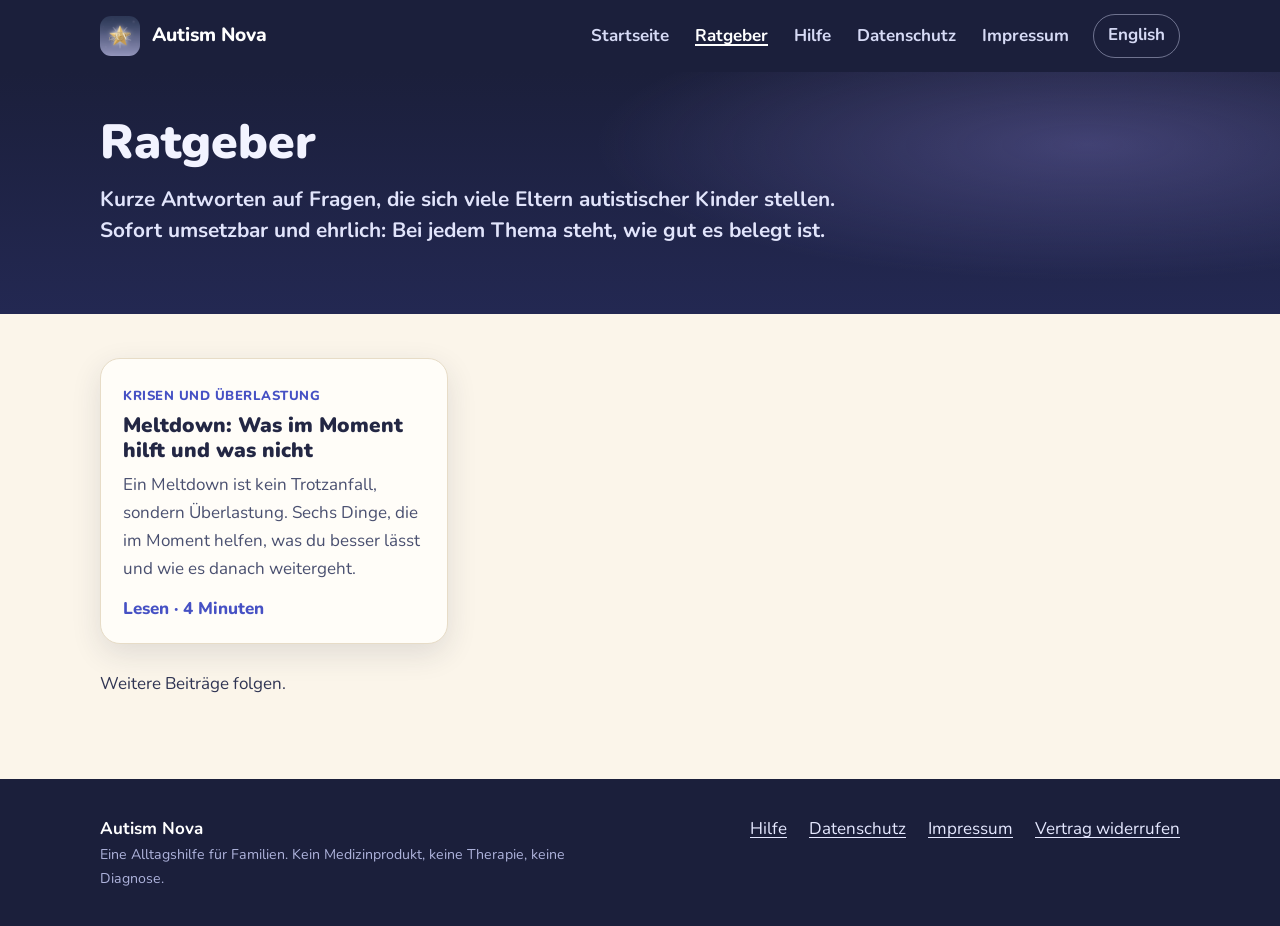
<file: ratgeber/index.html>
<!doctype html>
<html lang="de">
<head>
  <meta charset="utf-8">
  <meta name="viewport" content="width=device-width, initial-scale=1">
  <title>Ratgeber für Eltern autistischer Kinder | Autism Nova</title>
  <meta name="description" content="Kurze, ehrliche Antworten auf Fragen, die sich viele Eltern autistischer Kinder stellen. Sofort umsetzbar und mit Angabe, wie gut etwas belegt ist.">
  <meta name="theme-color" content="#1b1f3b">
  <meta property="og:title" content="Ratgeber für Eltern autistischer Kinder">
  <meta property="og:description" content="Kurze, ehrliche Antworten auf Fragen, die sich viele Eltern autistischer Kinder stellen. Sofort umsetzbar.">
  <meta property="og:type" content="website">
  <meta property="og:locale" content="de_DE">
  <meta property="og:locale:alternate" content="en_US">
  <meta property="og:image" content="https://autismnova.de/assets/img/icon-512.png">
  <meta property="og:url" content="https://autismnova.de/ratgeber/">
  <link rel="canonical" href="https://autismnova.de/ratgeber/">
  <link rel="icon" href="../assets/img/favicon.png" type="image/png">
  <link rel="apple-touch-icon" href="../assets/img/apple-touch-icon.png">
  <link rel="alternate" hreflang="de" href="https://autismnova.de/ratgeber/">
  <link rel="alternate" hreflang="en" href="https://autismnova.de/en/guides/">
  <link rel="stylesheet" href="../assets/style.css">
</head>
<body>
  <a class="skip" href="#inhalt">Zum Inhalt springen</a>

  <header class="site-head">
    <div class="wrap">
      <a class="brand" href="../index.html"><img src="../assets/img/icon-192.png" alt="" width="40" height="40">Autism Nova</a>
      <nav class="nav" aria-label="Hauptmenü">
        <a href="../index.html">Startseite</a>
        <a href="index.html" aria-current="page">Ratgeber</a>
        <a href="../support.html">Hilfe</a>
        <a href="../datenschutz.html">Datenschutz</a>
        <a href="../impressum.html">Impressum</a>
        <a class="lang" href="../en/guides/index.html" lang="en" hreflang="en">English</a>
      </nav>
    </div>
  </header>

  <main id="inhalt">
    <header class="article-head">
      <div class="wrap">
        <h1>Ratgeber</h1>
        <p class="lead">Kurze Antworten auf Fragen, die sich viele Eltern autistischer Kinder stellen. Sofort umsetzbar und ehrlich: Bei jedem Thema steht, wie gut es belegt ist.</p>
      </div>
    </header>

    <div class="wrap article-body">
      <div class="guide-list">
        <a class="guide" href="meltdown.html">
          <span class="tag">Krisen und Überlastung</span>
          <h2>Meltdown: Was im Moment hilft und was nicht</h2>
          <p>Ein Meltdown ist kein Trotzanfall, sondern Überlastung. Sechs Dinge, die im Moment helfen, was du besser lässt und wie es danach weitergeht.</p>
          <span class="read">Lesen · 4 Minuten</span>
        </a>
      </div>
      <p class="later">Weitere Beiträge folgen.</p>
    </div>
  </main>

  <footer class="site-foot">
    <div class="wrap">
      <div>
        <strong style="color:#fff">Autism Nova</strong>
        <small>Eine Alltagshilfe für Familien. Kein Medizinprodukt, keine Therapie, keine Diagnose.</small>
      </div>
      <nav aria-label="Rechtliches">
        <a href="../support.html">Hilfe</a>
        <a href="../datenschutz.html">Datenschutz</a>
        <a href="../impressum.html">Impressum</a>
        <a class="foot-button" href="../widerruf.html">Vertrag widerrufen</a>
      </nav>
    </div>
  </footer>
</body>
</html>
</file>
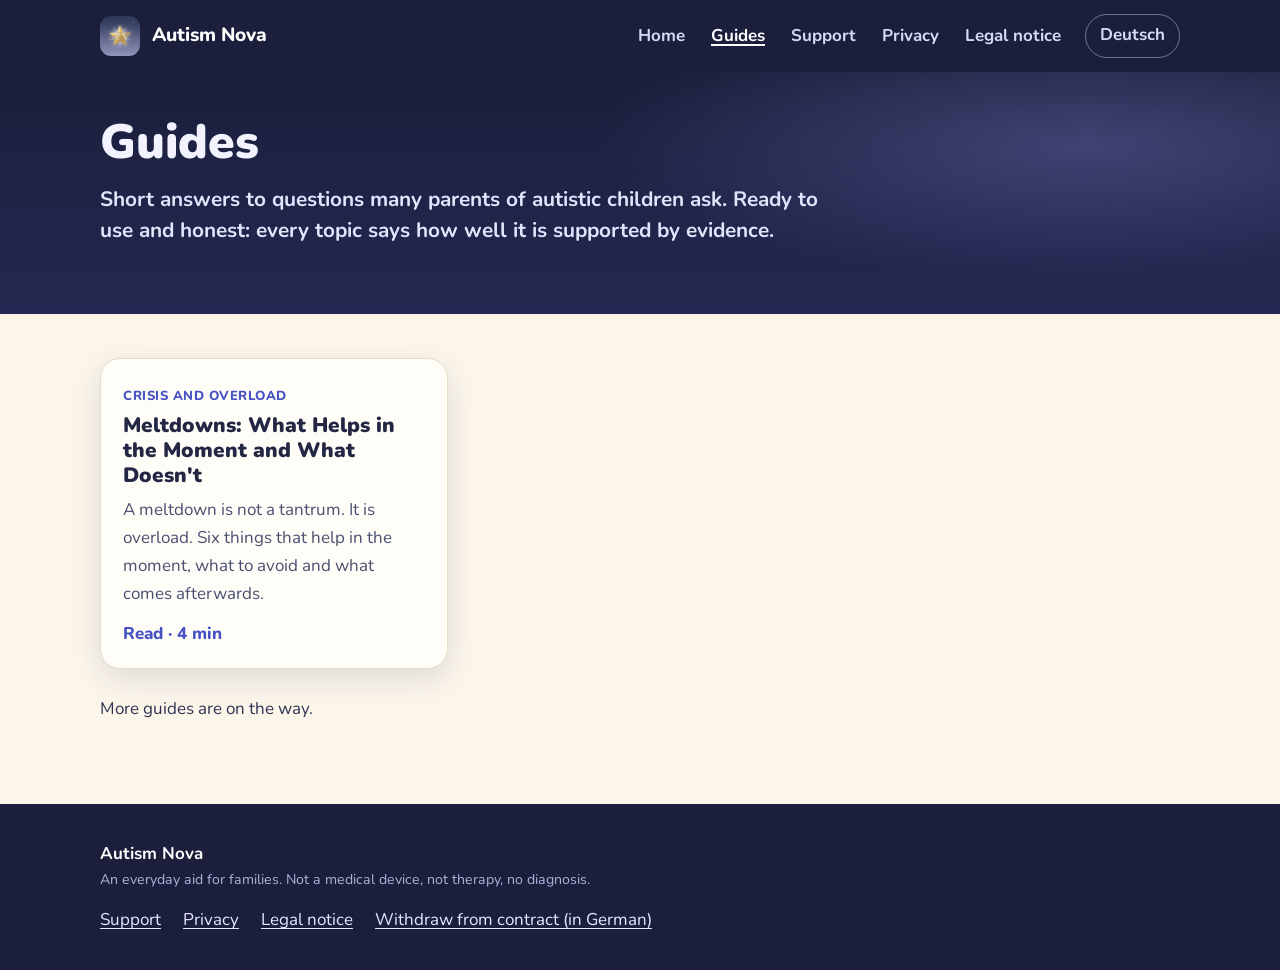
<file: en/guides/index.html>
<!doctype html>
<html lang="en">
<head>
  <meta charset="utf-8">
  <meta name="viewport" content="width=device-width, initial-scale=1">
  <title>Guides for Parents of Autistic Children | Autism Nova</title>
  <meta name="description" content="Short, honest answers to questions many parents of autistic children ask. Ready to use, and with a note on how well each point is supported by evidence.">
  <meta name="theme-color" content="#1b1f3b">
  <meta property="og:title" content="Guides for Parents of Autistic Children">
  <meta property="og:description" content="Short, honest answers to questions many parents of autistic children ask. Ready to use.">
  <meta property="og:type" content="website">
  <meta property="og:locale" content="en_US">
  <meta property="og:locale:alternate" content="de_DE">
  <meta property="og:image" content="https://autismnova.de/assets/img/icon-512.png">
  <meta property="og:url" content="https://autismnova.de/en/guides/">
  <link rel="canonical" href="https://autismnova.de/en/guides/">
  <link rel="icon" href="../../assets/img/favicon.png" type="image/png">
  <link rel="apple-touch-icon" href="../../assets/img/apple-touch-icon.png">
  <link rel="alternate" hreflang="de" href="https://autismnova.de/ratgeber/">
  <link rel="alternate" hreflang="en" href="https://autismnova.de/en/guides/">
  <link rel="stylesheet" href="../../assets/style.css">
</head>
<body>
  <a class="skip" href="#content">Skip to content</a>

  <header class="site-head">
    <div class="wrap">
      <a class="brand" href="../index.html"><img src="../../assets/img/icon-192.png" alt="" width="40" height="40">Autism Nova</a>
      <nav class="nav" aria-label="Main menu">
        <a href="../index.html">Home</a>
        <a href="index.html" aria-current="page">Guides</a>
        <a href="../support.html">Support</a>
        <a href="../privacy.html">Privacy</a>
        <a href="../legal-notice.html">Legal notice</a>
        <a class="lang" href="../../ratgeber/index.html" lang="de" hreflang="de">Deutsch</a>
      </nav>
    </div>
  </header>

  <main id="content">
    <header class="article-head">
      <div class="wrap">
        <h1>Guides</h1>
        <p class="lead">Short answers to questions many parents of autistic children ask. Ready to use and honest: every topic says how well it is supported by evidence.</p>
      </div>
    </header>

    <div class="wrap article-body">
      <div class="guide-list">
        <a class="guide" href="meltdown.html">
          <span class="tag">Crisis and overload</span>
          <h2>Meltdowns: What Helps in the Moment and What Doesn't</h2>
          <p>A meltdown is not a tantrum. It is overload. Six things that help in the moment, what to avoid and what comes afterwards.</p>
          <span class="read">Read · 4 min</span>
        </a>
      </div>
      <p class="later">More guides are on the way.</p>
    </div>
  </main>

  <footer class="site-foot">
    <div class="wrap">
      <div>
        <strong style="color:#fff">Autism Nova</strong>
        <small>An everyday aid for families. Not a medical device, not therapy, no diagnosis.</small>
      </div>
      <nav aria-label="Legal">
        <a href="../support.html">Support</a>
        <a href="../privacy.html">Privacy</a>
        <a href="../legal-notice.html">Legal notice</a>
        <a class="foot-button" href="../../widerruf.html" hreflang="de">Withdraw from contract (in German)</a>
      </nav>
    </div>
  </footer>
</body>
</html>
</file>
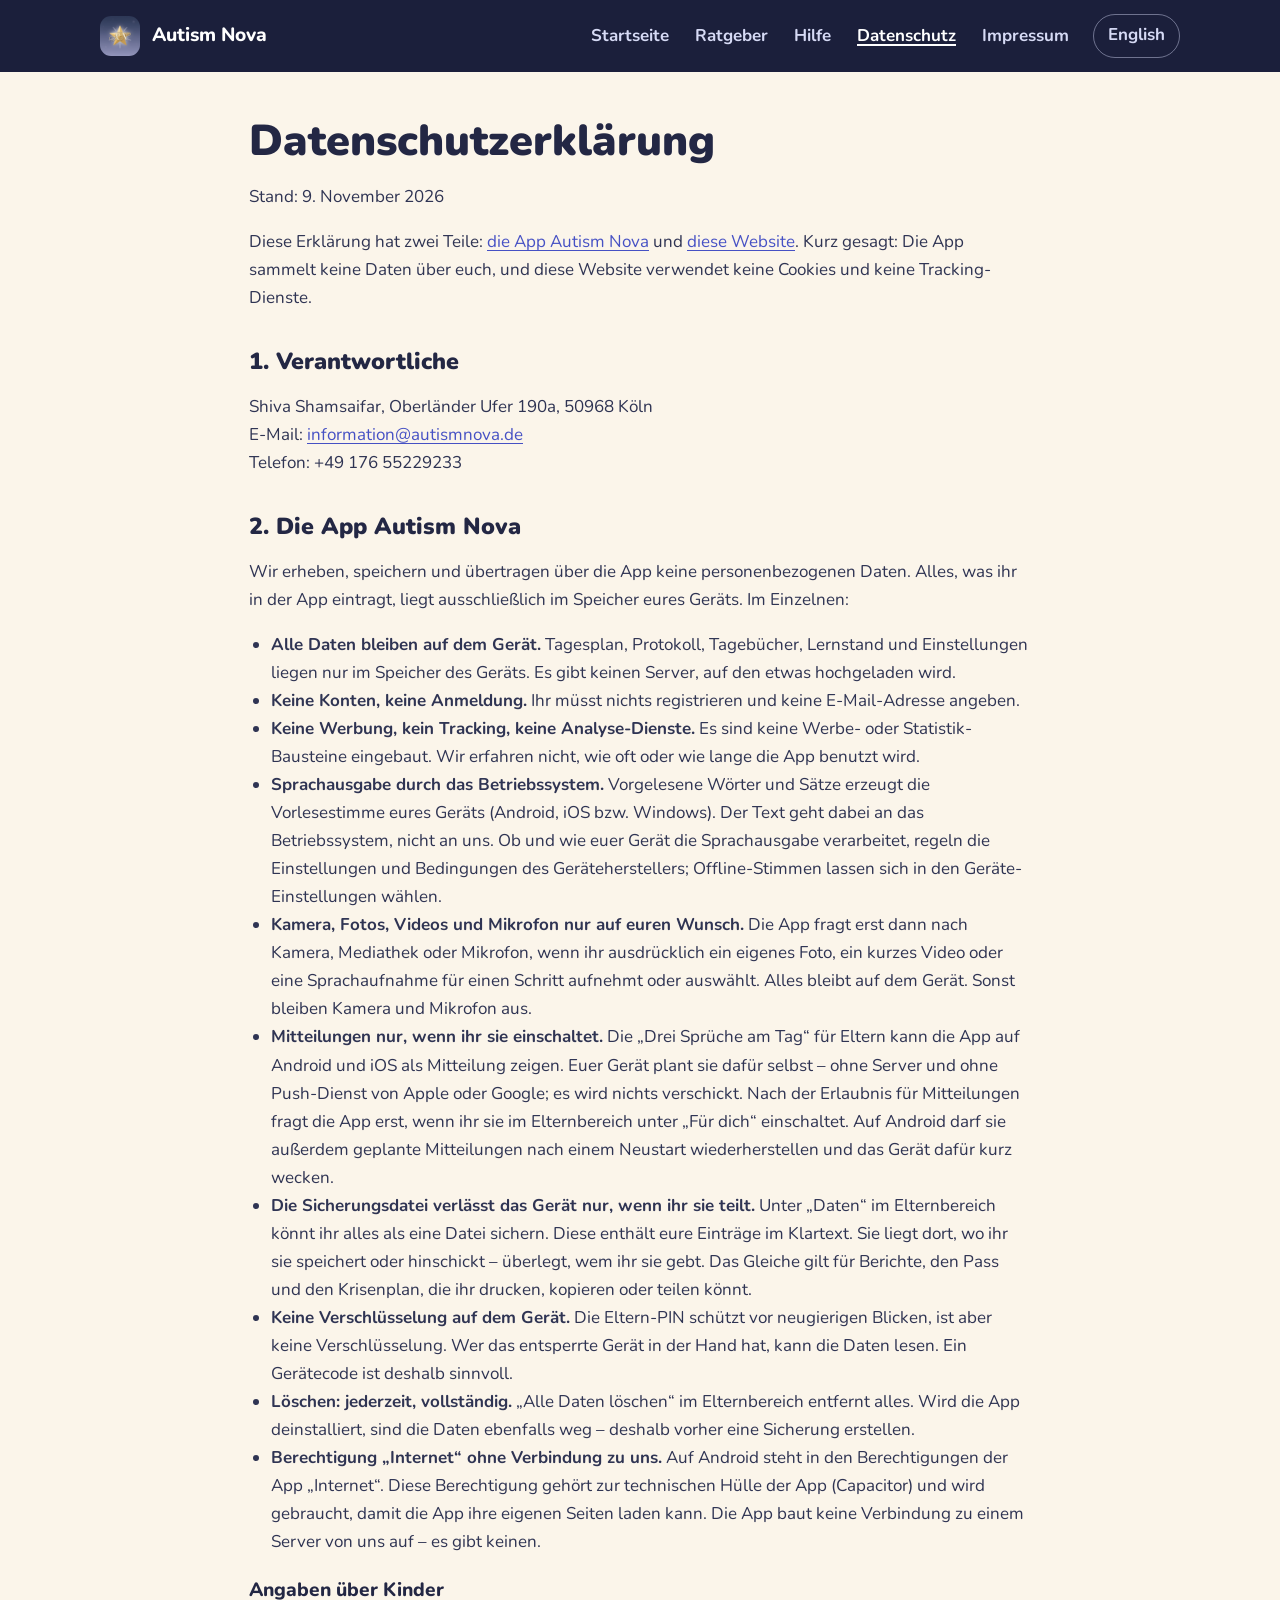
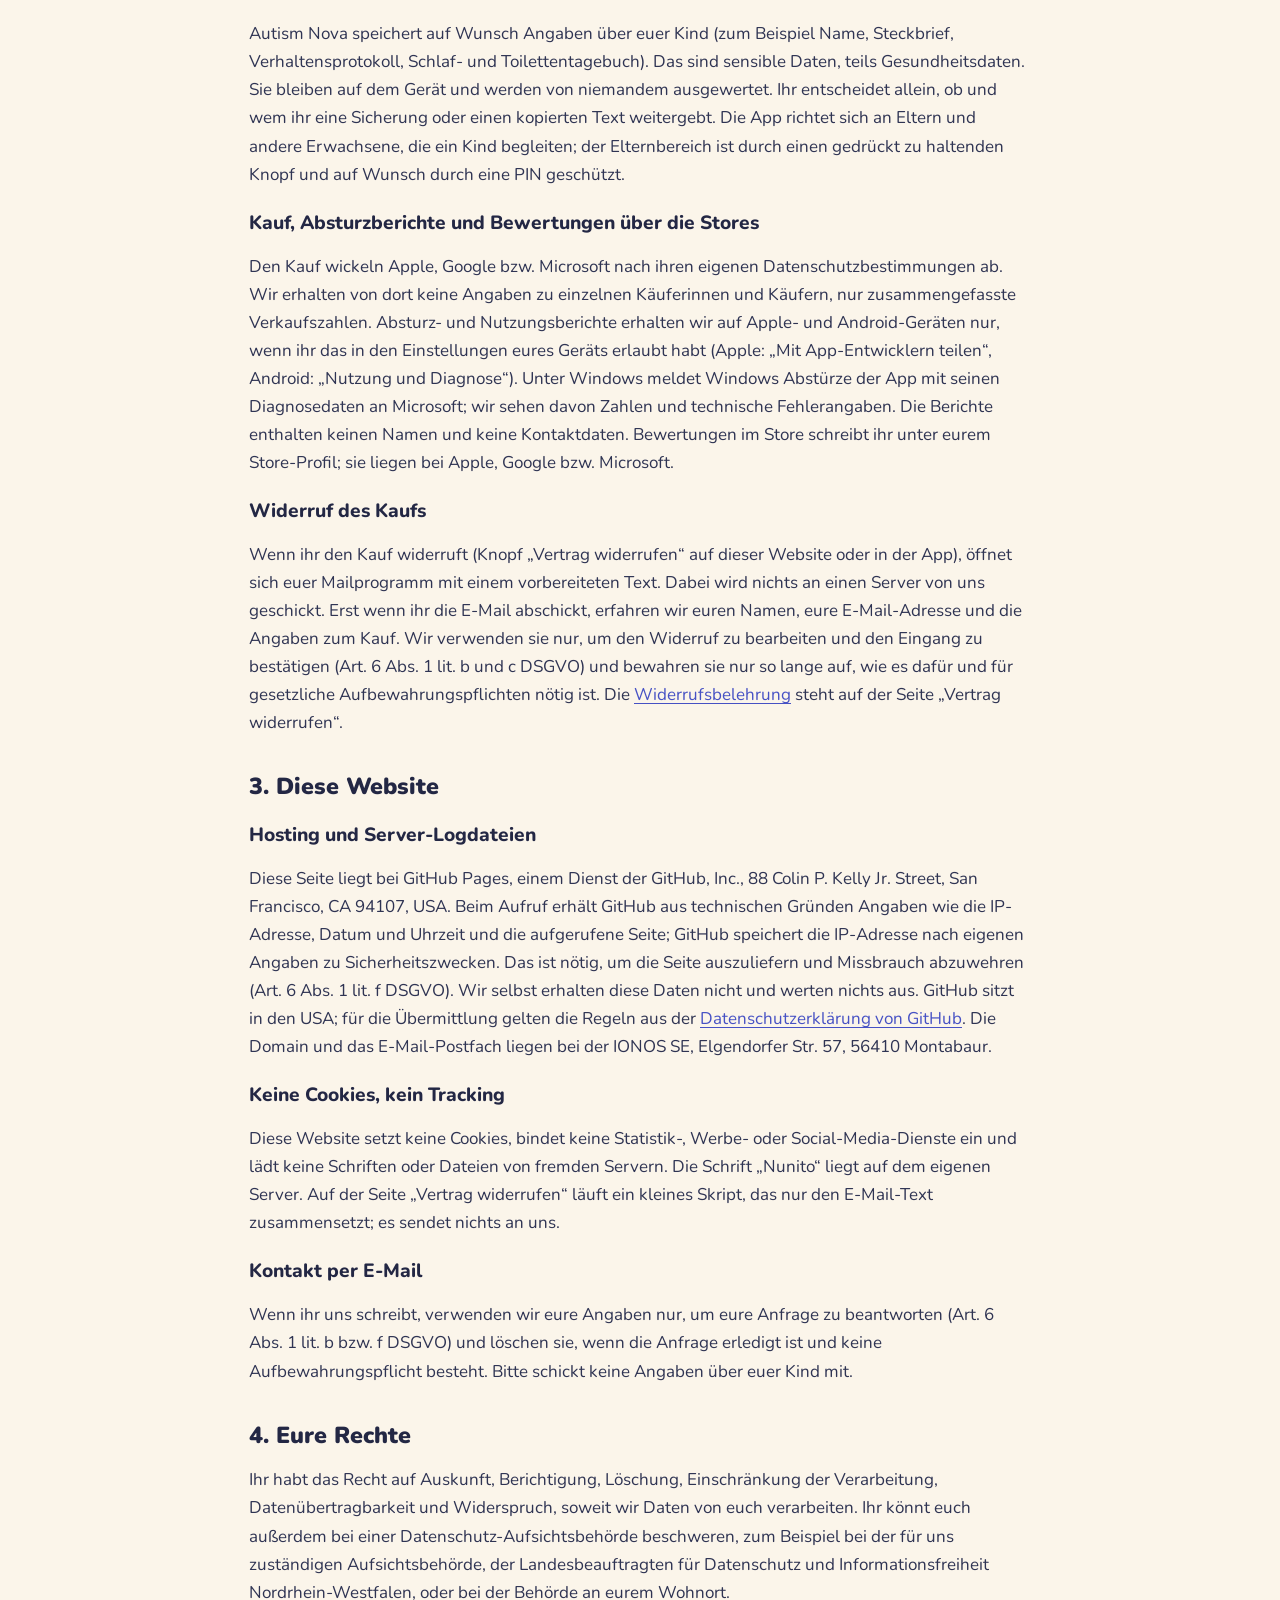
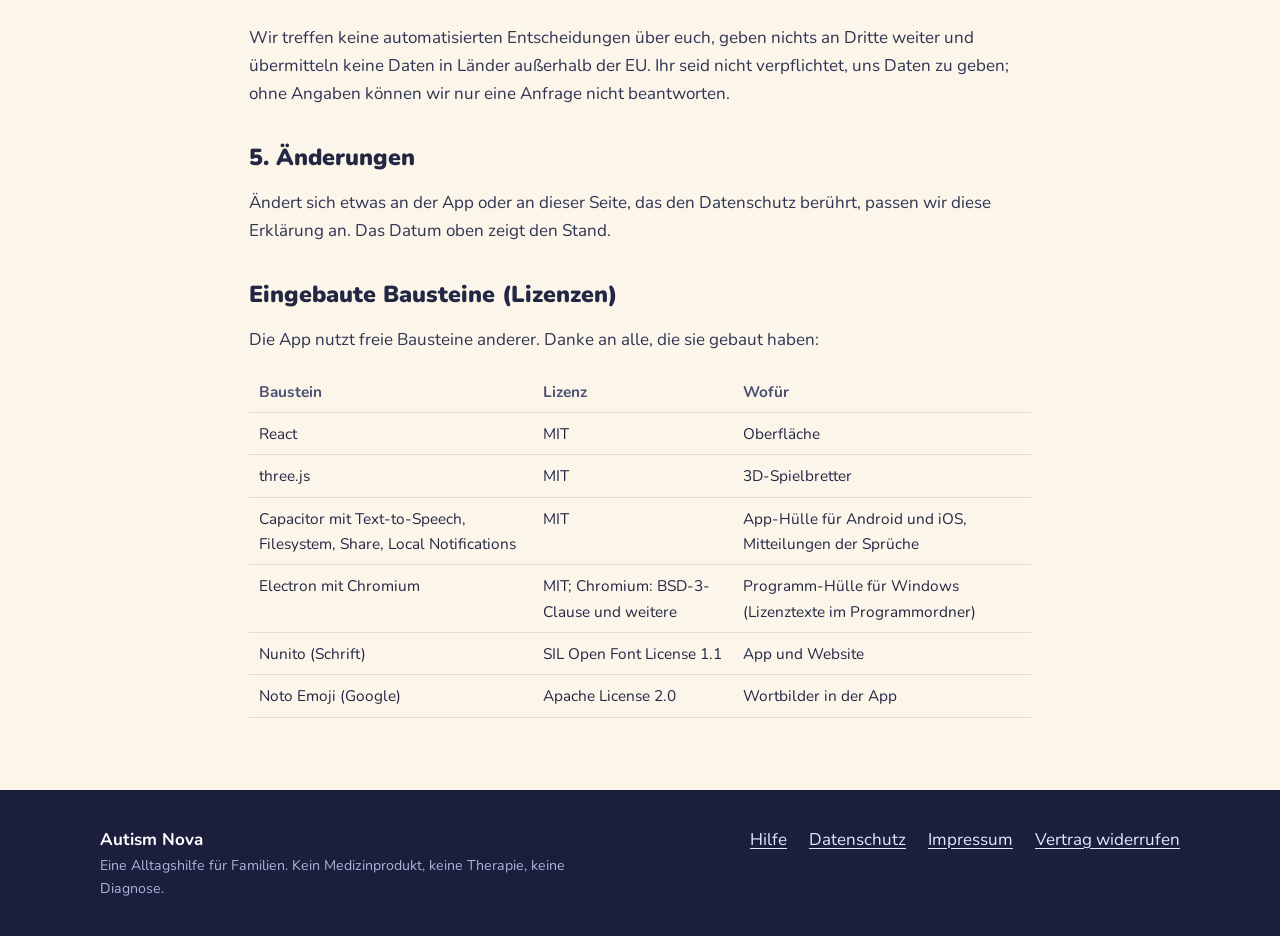
<file: datenschutz.html>
<!doctype html>
<html lang="de">
<head>
  <meta charset="utf-8">
  <meta name="viewport" content="width=device-width, initial-scale=1">
  <title>Datenschutzerklärung – Autism Nova</title>
  <meta name="robots" content="noindex">
  <link rel="icon" href="assets/img/favicon.png" type="image/png">
  <link rel="alternate" hreflang="de" href="https://autismnova.de/datenschutz.html">
  <link rel="alternate" hreflang="en" href="https://autismnova.de/en/privacy.html">
  <link rel="stylesheet" href="assets/style.css">
</head>
<body>
  <a class="skip" href="#inhalt">Zum Inhalt springen</a>
  <header class="site-head">
    <div class="wrap">
      <a class="brand" href="index.html"><img src="assets/img/icon-192.png" alt="" width="40" height="40">Autism Nova</a>
      <nav class="nav" aria-label="Hauptmenü">
        <a href="index.html">Startseite</a>
        <a href="ratgeber/index.html">Ratgeber</a>
        <a href="support.html">Hilfe</a>
        <a href="datenschutz.html" aria-current="page">Datenschutz</a>
        <a href="impressum.html">Impressum</a>
        <a class="lang" href="en/privacy.html" lang="en" hreflang="en">English</a>
      </nav>
    </div>
  </header>

  <main id="inhalt" class="page">
    <div class="wrap prose">
      <h1>Datenschutzerklärung</h1>
      <p>Stand: 9. November 2026</p>

      <p>Diese Erklärung hat zwei Teile: <a href="#app">die App Autism Nova</a> und <a href="#website">diese Website</a>. Kurz gesagt: Die App sammelt keine Daten über euch, und diese Website verwendet keine Cookies und keine Tracking-Dienste.</p>

      <h2>1. Verantwortliche</h2>
      <p>
        Shiva Shamsaifar, Oberländer Ufer 190a, 50968 Köln<br>
        E-Mail: <a href="mailto:information@autismnova.de">information@autismnova.de</a><br>
        Telefon: +49 176 55229233
      </p>

      <h2 id="app">2. Die App Autism Nova</h2>
      <p>Wir erheben, speichern und übertragen über die App keine personenbezogenen Daten. Alles, was ihr in der App eintragt, liegt ausschließlich im Speicher eures Geräts. Im Einzelnen:</p>
      <ul>
        <li><strong>Alle Daten bleiben auf dem Gerät.</strong> Tagesplan, Protokoll, Tagebücher, Lernstand und Einstellungen liegen nur im Speicher des Geräts. Es gibt keinen Server, auf den etwas hochgeladen wird.</li>
        <li><strong>Keine Konten, keine Anmeldung.</strong> Ihr müsst nichts registrieren und keine E-Mail-Adresse angeben.</li>
        <li><strong>Keine Werbung, kein Tracking, keine Analyse-Dienste.</strong> Es sind keine Werbe- oder Statistik-Bausteine eingebaut. Wir erfahren nicht, wie oft oder wie lange die App benutzt wird.</li>
        <li><strong>Sprachausgabe durch das Betriebssystem.</strong> Vorgelesene Wörter und Sätze erzeugt die Vorlesestimme eures Geräts (Android, iOS bzw. Windows). Der Text geht dabei an das Betriebssystem, nicht an uns. Ob und wie euer Gerät die Sprachausgabe verarbeitet, regeln die Einstellungen und Bedingungen des Geräteherstellers; Offline-Stimmen lassen sich in den Geräte-Einstellungen wählen.</li>
        <li><strong>Kamera, Fotos, Videos und Mikrofon nur auf euren Wunsch.</strong> Die App fragt erst dann nach Kamera, Mediathek oder Mikrofon, wenn ihr ausdrücklich ein eigenes Foto, ein kurzes Video oder eine Sprachaufnahme für einen Schritt aufnehmt oder auswählt. Alles bleibt auf dem Gerät. Sonst bleiben Kamera und Mikrofon aus.</li>
        <li><strong>Mitteilungen nur, wenn ihr sie einschaltet.</strong> Die „Drei Sprüche am Tag“ für Eltern kann die App auf Android und iOS als Mitteilung zeigen. Euer Gerät plant sie dafür selbst – ohne Server und ohne Push-Dienst von Apple oder Google; es wird nichts verschickt. Nach der Erlaubnis für Mitteilungen fragt die App erst, wenn ihr sie im Elternbereich unter „Für dich“ einschaltet. Auf Android darf sie außerdem geplante Mitteilungen nach einem Neustart wiederherstellen und das Gerät dafür kurz wecken.</li>
        <li><strong>Die Sicherungsdatei verlässt das Gerät nur, wenn ihr sie teilt.</strong> Unter „Daten“ im Elternbereich könnt ihr alles als eine Datei sichern. Diese enthält eure Einträge im Klartext. Sie liegt dort, wo ihr sie speichert oder hinschickt – überlegt, wem ihr sie gebt. Das Gleiche gilt für Berichte, den Pass und den Krisenplan, die ihr drucken, kopieren oder teilen könnt.</li>
        <li><strong>Keine Verschlüsselung auf dem Gerät.</strong> Die Eltern-PIN schützt vor neugierigen Blicken, ist aber keine Verschlüsselung. Wer das entsperrte Gerät in der Hand hat, kann die Daten lesen. Ein Gerätecode ist deshalb sinnvoll.</li>
        <li><strong>Löschen: jederzeit, vollständig.</strong> „Alle Daten löschen“ im Elternbereich entfernt alles. Wird die App deinstalliert, sind die Daten ebenfalls weg – deshalb vorher eine Sicherung erstellen.</li>
        <li><strong>Berechtigung „Internet“ ohne Verbindung zu uns.</strong> Auf Android steht in den Berechtigungen der App „Internet“. Diese Berechtigung gehört zur technischen Hülle der App (Capacitor) und wird gebraucht, damit die App ihre eigenen Seiten laden kann. Die App baut keine Verbindung zu einem Server von uns auf – es gibt keinen.</li>
      </ul>

      <h3>Angaben über Kinder</h3>
      <p>Autism Nova speichert auf Wunsch Angaben über euer Kind (zum Beispiel Name, Steckbrief, Verhaltensprotokoll, Schlaf- und Toilettentagebuch). Das sind sensible Daten, teils Gesundheitsdaten. Sie bleiben auf dem Gerät und werden von niemandem ausgewertet. Ihr entscheidet allein, ob und wem ihr eine Sicherung oder einen kopierten Text weitergebt. Die App richtet sich an Eltern und andere Erwachsene, die ein Kind begleiten; der Elternbereich ist durch einen gedrückt zu haltenden Knopf und auf Wunsch durch eine PIN geschützt.</p>

      <h3>Kauf, Absturzberichte und Bewertungen über die Stores</h3>
      <p>Den Kauf wickeln Apple, Google bzw. Microsoft nach ihren eigenen Datenschutzbestimmungen ab. Wir erhalten von dort keine Angaben zu einzelnen Käuferinnen und Käufern, nur zusammengefasste Verkaufszahlen. Absturz- und Nutzungsberichte erhalten wir auf Apple- und Android-Geräten nur, wenn ihr das in den Einstellungen eures Geräts erlaubt habt (Apple: „Mit App-Entwicklern teilen“, Android: „Nutzung und Diagnose“). Unter Windows meldet Windows Abstürze der App mit seinen Diagnosedaten an Microsoft; wir sehen davon Zahlen und technische Fehlerangaben. Die Berichte enthalten keinen Namen und keine Kontaktdaten. Bewertungen im Store schreibt ihr unter eurem Store-Profil; sie liegen bei Apple, Google bzw. Microsoft.</p>

      <h3 id="widerruf">Widerruf des Kaufs</h3>
      <p>Wenn ihr den Kauf widerruft (Knopf „Vertrag widerrufen“ auf dieser Website oder in der App), öffnet sich euer Mailprogramm mit einem vorbereiteten Text. Dabei wird nichts an einen Server von uns geschickt. Erst wenn ihr die E-Mail abschickt, erfahren wir euren Namen, eure E-Mail-Adresse und die Angaben zum Kauf. Wir verwenden sie nur, um den Widerruf zu bearbeiten und den Eingang zu bestätigen (Art. 6 Abs. 1 lit. b und c DSGVO) und bewahren sie nur so lange auf, wie es dafür und für gesetzliche Aufbewahrungspflichten nötig ist. Die <a href="widerruf.html#belehrung">Widerrufsbelehrung</a> steht auf der Seite „Vertrag widerrufen“.</p>

      <h2 id="website">3. Diese Website</h2>
      <h3>Hosting und Server-Logdateien</h3>
      <p>Diese Seite liegt bei GitHub Pages, einem Dienst der GitHub, Inc., 88 Colin P. Kelly Jr. Street, San Francisco, CA 94107, USA. Beim Aufruf erhält GitHub aus technischen Gründen Angaben wie die IP-Adresse, Datum und Uhrzeit und die aufgerufene Seite; GitHub speichert die IP-Adresse nach eigenen Angaben zu Sicherheitszwecken. Das ist nötig, um die Seite auszuliefern und Missbrauch abzuwehren (Art. 6 Abs. 1 lit. f DSGVO). Wir selbst erhalten diese Daten nicht und werten nichts aus. GitHub sitzt in den USA; für die Übermittlung gelten die Regeln aus der <a href="https://docs.github.com/de/site-policy/privacy-policies/github-general-privacy-statement">Datenschutzerklärung von GitHub</a>. Die Domain und das E-Mail-Postfach liegen bei der IONOS SE, Elgendorfer Str. 57, 56410 Montabaur.</p>
      <h3>Keine Cookies, kein Tracking</h3>
      <p>Diese Website setzt keine Cookies, bindet keine Statistik-, Werbe- oder Social-Media-Dienste ein und lädt keine Schriften oder Dateien von fremden Servern. Die Schrift „Nunito“ liegt auf dem eigenen Server. Auf der Seite „Vertrag widerrufen“ läuft ein kleines Skript, das nur den E-Mail-Text zusammensetzt; es sendet nichts an uns.</p>
      <h3>Kontakt per E-Mail</h3>
      <p>Wenn ihr uns schreibt, verwenden wir eure Angaben nur, um eure Anfrage zu beantworten (Art. 6 Abs. 1 lit. b bzw. f DSGVO) und löschen sie, wenn die Anfrage erledigt ist und keine Aufbewahrungspflicht besteht. Bitte schickt keine Angaben über euer Kind mit.</p>

      <h2>4. Eure Rechte</h2>
      <p>Ihr habt das Recht auf Auskunft, Berichtigung, Löschung, Einschränkung der Verarbeitung, Datenübertragbarkeit und Widerspruch, soweit wir Daten von euch verarbeiten. Ihr könnt euch außerdem bei einer Datenschutz-Aufsichtsbehörde beschweren, zum Beispiel bei der für uns zuständigen Aufsichtsbehörde, der Landesbeauftragten für Datenschutz und Informationsfreiheit Nordrhein-Westfalen, oder bei der Behörde an eurem Wohnort.</p>
      <p>Wir treffen keine automatisierten Entscheidungen über euch, geben nichts an Dritte weiter und übermitteln keine Daten in Länder außerhalb der EU. Ihr seid nicht verpflichtet, uns Daten zu geben; ohne Angaben können wir nur eine Anfrage nicht beantworten.</p>

      <h2>5. Änderungen</h2>
      <p>Ändert sich etwas an der App oder an dieser Seite, das den Datenschutz berührt, passen wir diese Erklärung an. Das Datum oben zeigt den Stand.</p>

      <h2>Eingebaute Bausteine (Lizenzen)</h2>
      <p>Die App nutzt freie Bausteine anderer. Danke an alle, die sie gebaut haben:</p>
      <table class="lic">
        <thead><tr><th>Baustein</th><th>Lizenz</th><th>Wofür</th></tr></thead>
        <tbody>
          <tr><td>React</td><td>MIT</td><td>Oberfläche</td></tr>
          <tr><td>three.js</td><td>MIT</td><td>3D-Spielbretter</td></tr>
          <tr><td>Capacitor mit Text-to-Speech, Filesystem, Share, Local Notifications</td><td>MIT</td><td>App-Hülle für Android und iOS, Mitteilungen der Sprüche</td></tr>
          <tr><td>Electron mit Chromium</td><td>MIT; Chromium: BSD-3-Clause und weitere</td><td>Programm-Hülle für Windows (Lizenztexte im Programmordner)</td></tr>
          <tr><td>Nunito (Schrift)</td><td>SIL Open Font License 1.1</td><td>App und Website</td></tr>
          <tr><td>Noto Emoji (Google)</td><td>Apache License 2.0</td><td>Wortbilder in der App</td></tr>
        </tbody>
      </table>
    </div>
  </main>

  <footer class="site-foot">
    <div class="wrap">
      <div><strong style="color:#fff">Autism Nova</strong><small>Eine Alltagshilfe für Familien. Kein Medizinprodukt, keine Therapie, keine Diagnose.</small></div>
      <nav aria-label="Rechtliches"><a href="support.html">Hilfe</a><a href="datenschutz.html">Datenschutz</a><a href="impressum.html">Impressum</a><a class="foot-button" href="widerruf.html">Vertrag widerrufen</a></nav>
    </div>
  </footer>
</body>
</html>
</file>
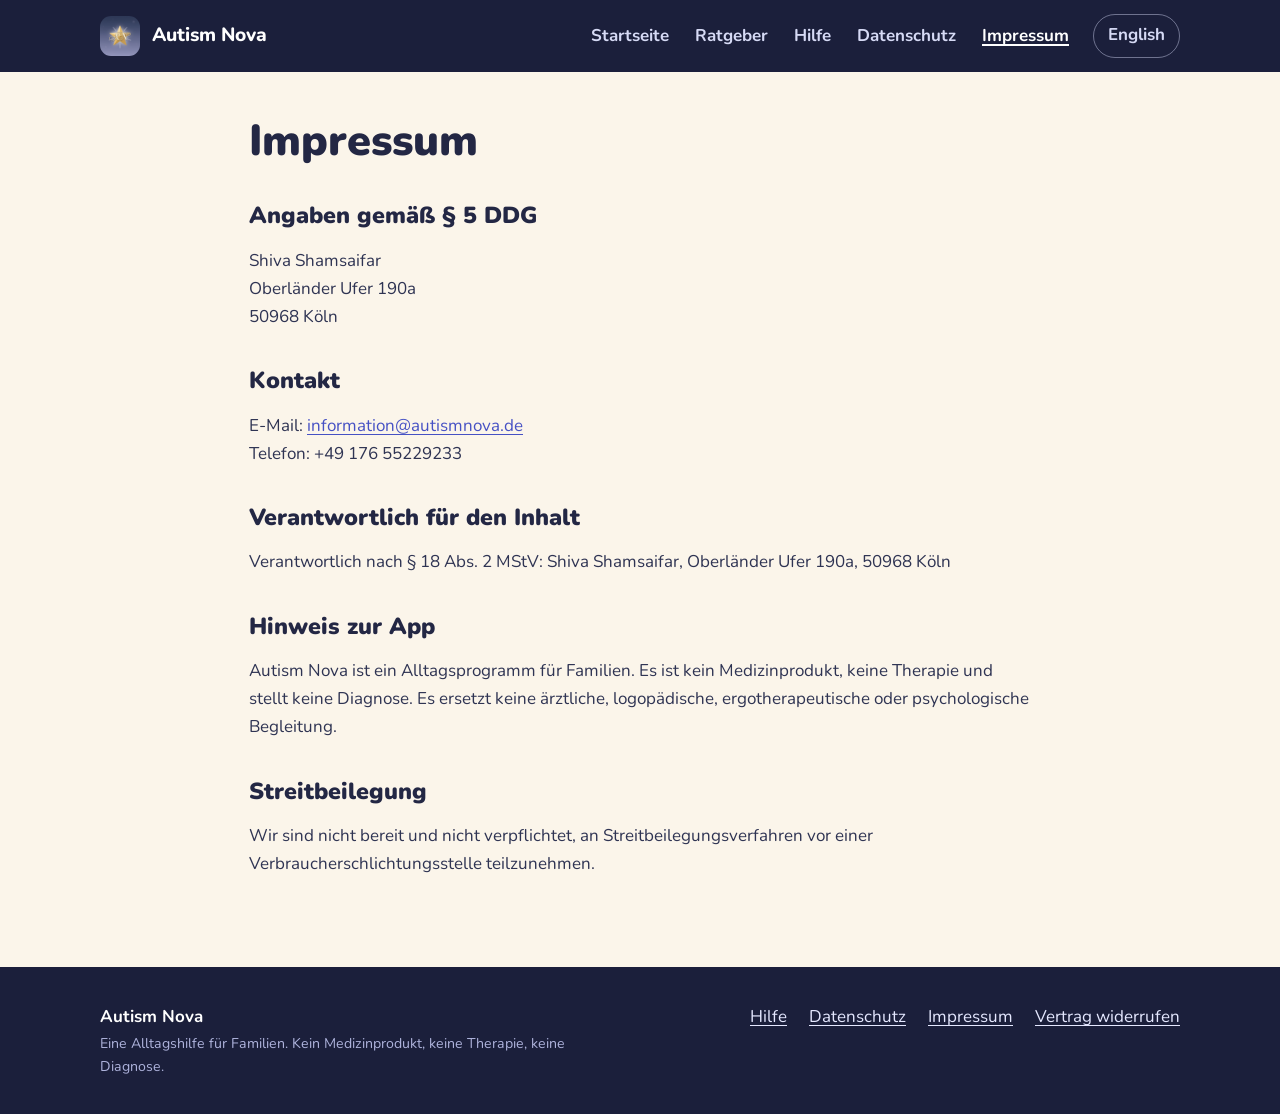
<file: impressum.html>
<!doctype html>
<html lang="de">
<head>
  <meta charset="utf-8">
  <meta name="viewport" content="width=device-width, initial-scale=1">
  <title>Impressum – Autism Nova</title>
  <meta name="robots" content="noindex">
  <link rel="icon" href="assets/img/favicon.png" type="image/png">
  <link rel="alternate" hreflang="de" href="https://autismnova.de/impressum.html">
  <link rel="alternate" hreflang="en" href="https://autismnova.de/en/legal-notice.html">
  <link rel="stylesheet" href="assets/style.css">
</head>
<body>
  <a class="skip" href="#inhalt">Zum Inhalt springen</a>
  <header class="site-head">
    <div class="wrap">
      <a class="brand" href="index.html"><img src="assets/img/icon-192.png" alt="" width="40" height="40">Autism Nova</a>
      <nav class="nav" aria-label="Hauptmenü">
        <a href="index.html">Startseite</a>
        <a href="ratgeber/index.html">Ratgeber</a>
        <a href="support.html">Hilfe</a>
        <a href="datenschutz.html">Datenschutz</a>
        <a href="impressum.html" aria-current="page">Impressum</a>
        <a class="lang" href="en/legal-notice.html" lang="en" hreflang="en">English</a>
      </nav>
    </div>
  </header>

  <main id="inhalt" class="page">
    <div class="wrap prose">
      <h1>Impressum</h1>

      <h2>Angaben gemäß § 5 DDG</h2>
      <p>
        Shiva Shamsaifar<br>
        Oberländer Ufer 190a<br>
        50968 Köln
      </p>

      <h2>Kontakt</h2>
      <p>E-Mail: <a href="mailto:information@autismnova.de">information@autismnova.de</a><br>Telefon: +49 176 55229233</p>

      <h2>Verantwortlich für den Inhalt</h2>
      <p>Verantwortlich nach § 18 Abs. 2 MStV: Shiva Shamsaifar, Oberländer Ufer 190a, 50968 Köln</p>

      <h2>Hinweis zur App</h2>
      <p>Autism Nova ist ein Alltagsprogramm für Familien. Es ist kein Medizinprodukt, keine Therapie und stellt keine Diagnose. Es ersetzt keine ärztliche, logopädische, ergotherapeutische oder psychologische Begleitung.</p>

      <h2>Streitbeilegung</h2>
      <p>Wir sind nicht bereit und nicht verpflichtet, an Streitbeilegungsverfahren vor einer Verbraucherschlichtungsstelle teilzunehmen.</p>
    </div>
  </main>

  <footer class="site-foot">
    <div class="wrap">
      <div><strong style="color:#fff">Autism Nova</strong><small>Eine Alltagshilfe für Familien. Kein Medizinprodukt, keine Therapie, keine Diagnose.</small></div>
      <nav aria-label="Rechtliches"><a href="support.html">Hilfe</a><a href="datenschutz.html">Datenschutz</a><a href="impressum.html">Impressum</a><a class="foot-button" href="widerruf.html">Vertrag widerrufen</a></nav>
    </div>
  </footer>
</body>
</html>
</file>
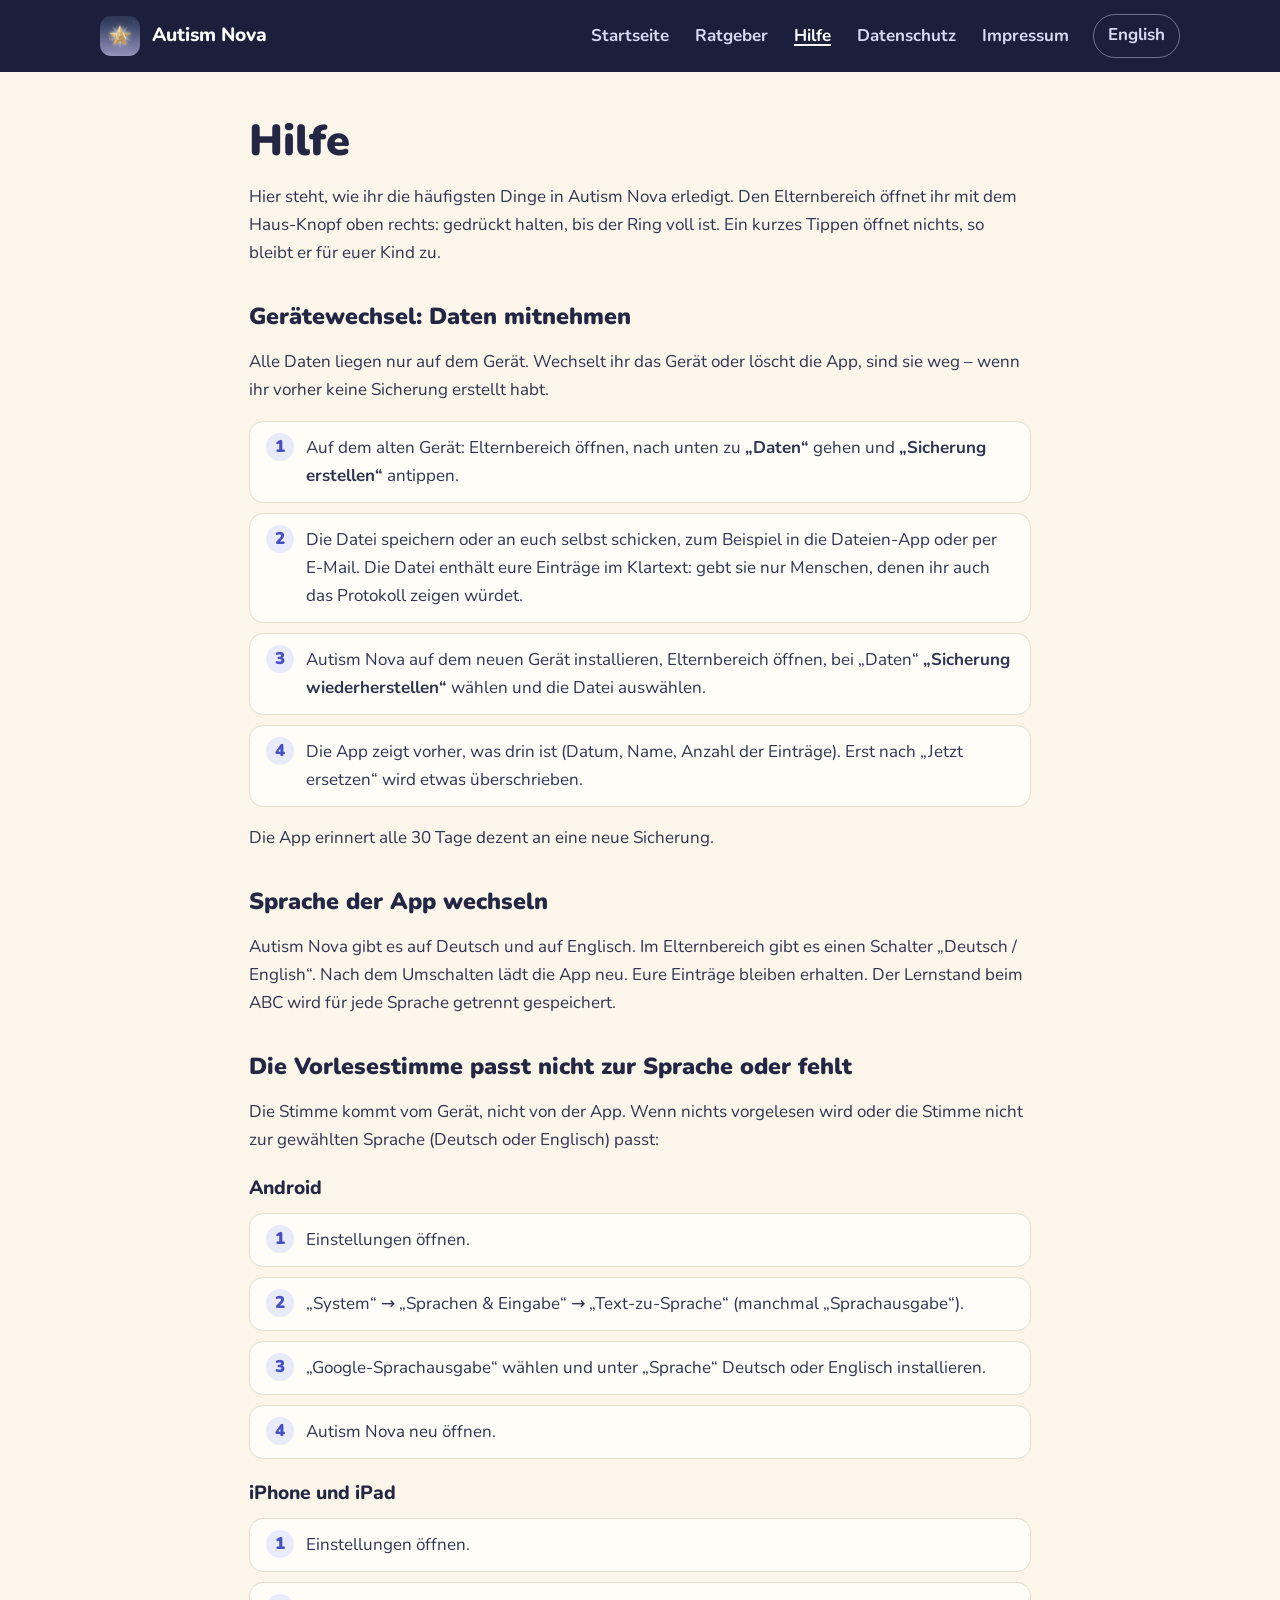
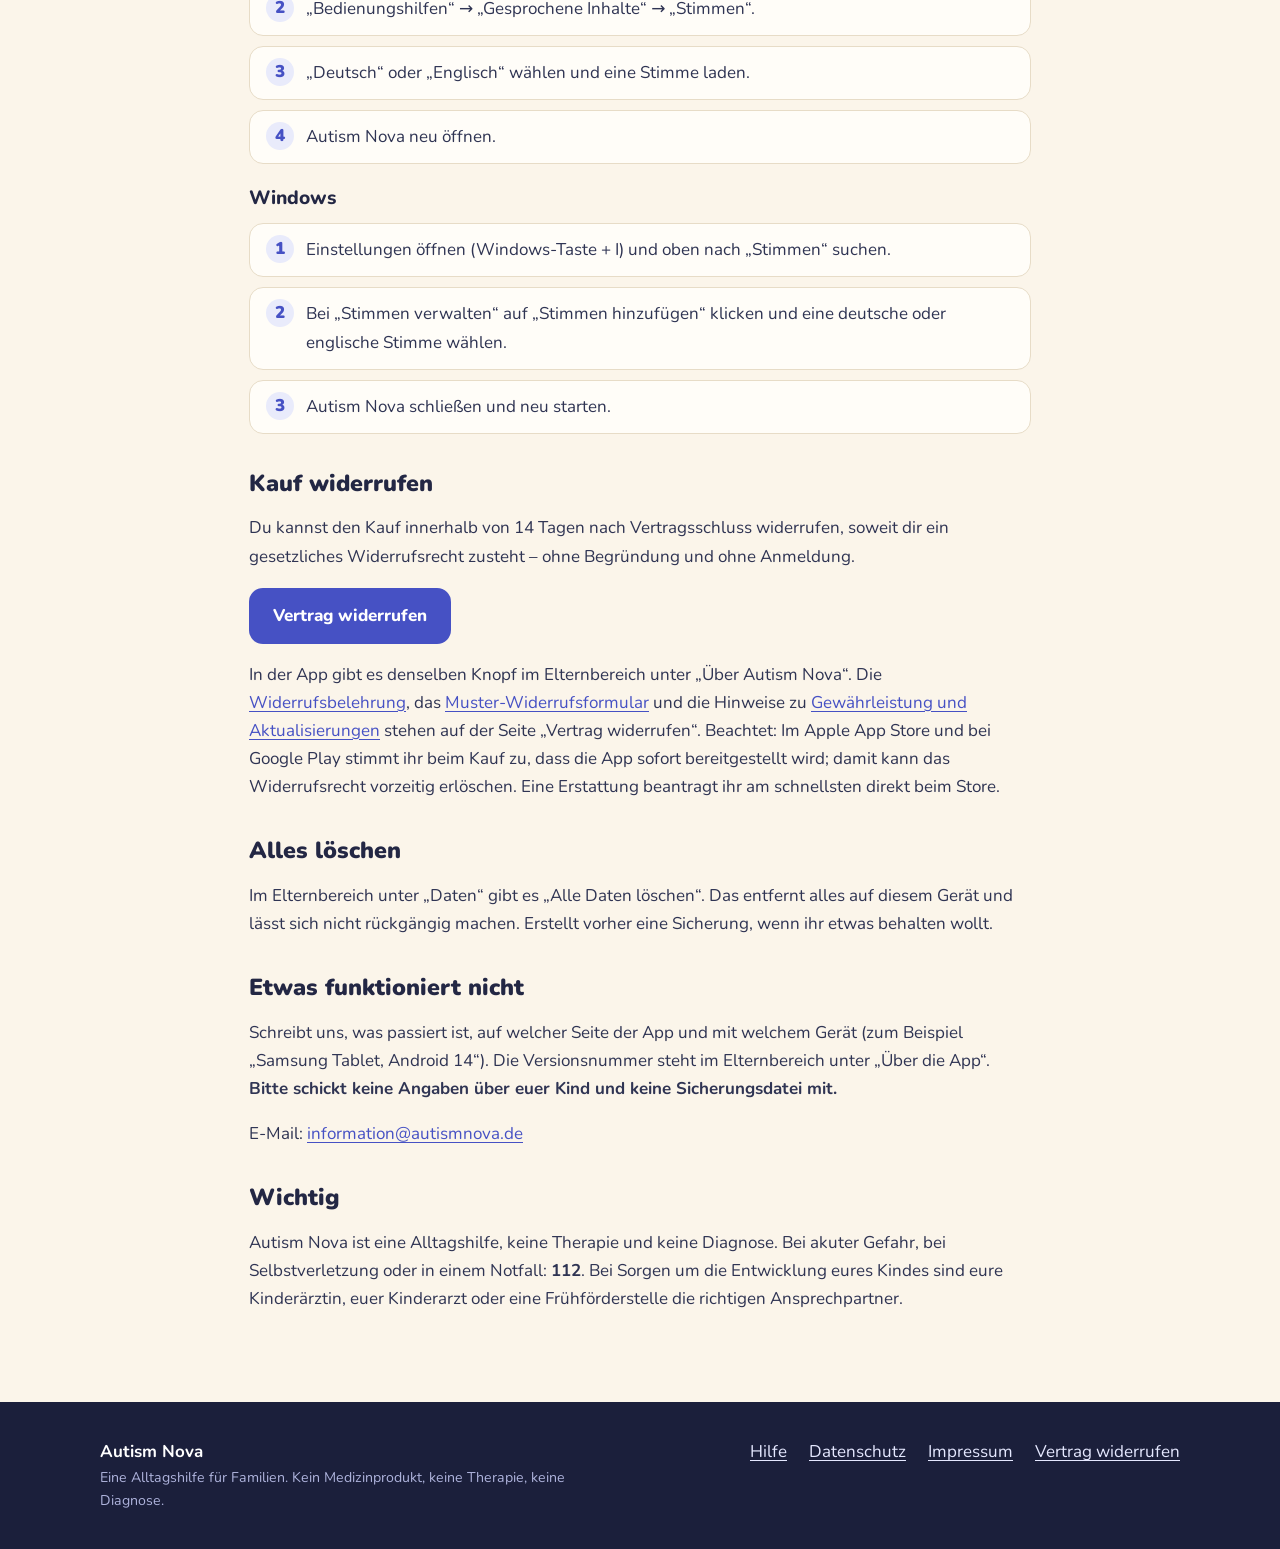
<file: support.html>
<!doctype html>
<html lang="de">
<head>
  <meta charset="utf-8">
  <meta name="viewport" content="width=device-width, initial-scale=1">
  <title>Hilfe – Autism Nova</title>
  <meta name="description" content="Hilfe zu Autism Nova: Sicherung und Gerätewechsel, Sprache wechseln, Sprachausgabe einrichten, Daten löschen, Fehler melden.">
  <link rel="icon" href="assets/img/favicon.png" type="image/png">
  <link rel="alternate" hreflang="de" href="https://autismnova.de/support.html">
  <link rel="alternate" hreflang="en" href="https://autismnova.de/en/support.html">
  <link rel="stylesheet" href="assets/style.css">
</head>
<body>
  <a class="skip" href="#inhalt">Zum Inhalt springen</a>
  <header class="site-head">
    <div class="wrap">
      <a class="brand" href="index.html"><img src="assets/img/icon-192.png" alt="" width="40" height="40">Autism Nova</a>
      <nav class="nav" aria-label="Hauptmenü">
        <a href="index.html">Startseite</a>
        <a href="ratgeber/index.html">Ratgeber</a>
        <a href="support.html" aria-current="page">Hilfe</a>
        <a href="datenschutz.html">Datenschutz</a>
        <a href="impressum.html">Impressum</a>
        <a class="lang" href="en/support.html" lang="en" hreflang="en">English</a>
      </nav>
    </div>
  </header>

  <main id="inhalt" class="page">
    <div class="wrap prose">
      <h1>Hilfe</h1>
      <p>Hier steht, wie ihr die häufigsten Dinge in Autism Nova erledigt. Den Elternbereich öffnet ihr mit dem Haus-Knopf oben rechts: gedrückt halten, bis der Ring voll ist. Ein kurzes Tippen öffnet nichts, so bleibt er für euer Kind zu.</p>

      <h2>Gerätewechsel: Daten mitnehmen</h2>
      <p>Alle Daten liegen nur auf dem Gerät. Wechselt ihr das Gerät oder löscht die App, sind sie weg – wenn ihr vorher keine Sicherung erstellt habt.</p>
      <ol class="steps">
        <li>Auf dem alten Gerät: Elternbereich öffnen, nach unten zu <strong>„Daten“</strong> gehen und <strong>„Sicherung erstellen“</strong> antippen.</li>
        <li>Die Datei speichern oder an euch selbst schicken, zum Beispiel in die Dateien-App oder per E-Mail. Die Datei enthält eure Einträge im Klartext: gebt sie nur Menschen, denen ihr auch das Protokoll zeigen würdet.</li>
        <li>Autism Nova auf dem neuen Gerät installieren, Elternbereich öffnen, bei „Daten“ <strong>„Sicherung wiederherstellen“</strong> wählen und die Datei auswählen.</li>
        <li>Die App zeigt vorher, was drin ist (Datum, Name, Anzahl der Einträge). Erst nach „Jetzt ersetzen“ wird etwas überschrieben.</li>
      </ol>
      <p>Die App erinnert alle 30 Tage dezent an eine neue Sicherung.</p>

      <h2>Sprache der App wechseln</h2>
      <p>Autism Nova gibt es auf Deutsch und auf Englisch. Im Elternbereich gibt es einen Schalter „Deutsch / English“. Nach dem Umschalten lädt die App neu. Eure Einträge bleiben erhalten. Der Lernstand beim ABC wird für jede Sprache getrennt gespeichert.</p>

      <h2>Die Vorlesestimme passt nicht zur Sprache oder fehlt</h2>
      <p>Die Stimme kommt vom Gerät, nicht von der App. Wenn nichts vorgelesen wird oder die Stimme nicht zur gewählten Sprache (Deutsch oder Englisch) passt:</p>
      <h3>Android</h3>
      <ol class="steps">
        <li>Einstellungen öffnen.</li>
        <li>„System“ → „Sprachen &amp; Eingabe“ → „Text-zu-Sprache“ (manchmal „Sprachausgabe“).</li>
        <li>„Google-Sprachausgabe“ wählen und unter „Sprache“ Deutsch oder Englisch installieren.</li>
        <li>Autism Nova neu öffnen.</li>
      </ol>
      <h3>iPhone und iPad</h3>
      <ol class="steps">
        <li>Einstellungen öffnen.</li>
        <li>„Bedienungshilfen“ → „Gesprochene Inhalte“ → „Stimmen“.</li>
        <li>„Deutsch“ oder „Englisch“ wählen und eine Stimme laden.</li>
        <li>Autism Nova neu öffnen.</li>
      </ol>
      <h3>Windows</h3>
      <ol class="steps">
        <li>Einstellungen öffnen (Windows-Taste + I) und oben nach „Stimmen“ suchen.</li>
        <li>Bei „Stimmen verwalten“ auf „Stimmen hinzufügen“ klicken und eine deutsche oder englische Stimme wählen.</li>
        <li>Autism Nova schließen und neu starten.</li>
      </ol>

      <h2>Kauf widerrufen</h2>
      <p>Du kannst den Kauf innerhalb von 14 Tagen nach Vertragsschluss widerrufen, soweit dir ein gesetzliches Widerrufsrecht zusteht – ohne Begründung und ohne Anmeldung.</p>
      <p><a class="button" href="widerruf.html">Vertrag widerrufen</a></p>
      <p>In der App gibt es denselben Knopf im Elternbereich unter „Über Autism Nova“. Die <a href="widerruf.html#belehrung">Widerrufsbelehrung</a>, das <a href="widerruf.html#formular">Muster-Widerrufsformular</a> und die Hinweise zu <a href="widerruf.html#gewaehrleistung">Gewährleistung und Aktualisierungen</a> stehen auf der Seite „Vertrag widerrufen“. Beachtet: Im Apple App Store und bei Google Play stimmt ihr beim Kauf zu, dass die App sofort bereitgestellt wird; damit kann das Widerrufsrecht vorzeitig erlöschen. Eine Erstattung beantragt ihr am schnellsten direkt beim Store.</p>

      <h2>Alles löschen</h2>
      <p>Im Elternbereich unter „Daten“ gibt es „Alle Daten löschen“. Das entfernt alles auf diesem Gerät und lässt sich nicht rückgängig machen. Erstellt vorher eine Sicherung, wenn ihr etwas behalten wollt.</p>

      <h2>Etwas funktioniert nicht</h2>
      <p>Schreibt uns, was passiert ist, auf welcher Seite der App und mit welchem Gerät (zum Beispiel „Samsung Tablet, Android 14“). Die Versionsnummer steht im Elternbereich unter „Über die App“. <strong>Bitte schickt keine Angaben über euer Kind und keine Sicherungsdatei mit.</strong></p>
      <p>E-Mail: <a href="mailto:information@autismnova.de">information@autismnova.de</a></p>

      <h2>Wichtig</h2>
      <p>Autism Nova ist eine Alltagshilfe, keine Therapie und keine Diagnose. Bei akuter Gefahr, bei Selbstverletzung oder in einem Notfall: <strong>112</strong>. Bei Sorgen um die Entwicklung eures Kindes sind eure Kinderärztin, euer Kinderarzt oder eine Frühförderstelle die richtigen Ansprechpartner.</p>
    </div>
  </main>

  <footer class="site-foot">
    <div class="wrap">
      <div><strong style="color:#fff">Autism Nova</strong><small>Eine Alltagshilfe für Familien. Kein Medizinprodukt, keine Therapie, keine Diagnose.</small></div>
      <nav aria-label="Rechtliches"><a href="support.html">Hilfe</a><a href="datenschutz.html">Datenschutz</a><a href="impressum.html">Impressum</a><a class="foot-button" href="widerruf.html">Vertrag widerrufen</a></nav>
    </div>
  </footer>
</body>
</html>
</file>
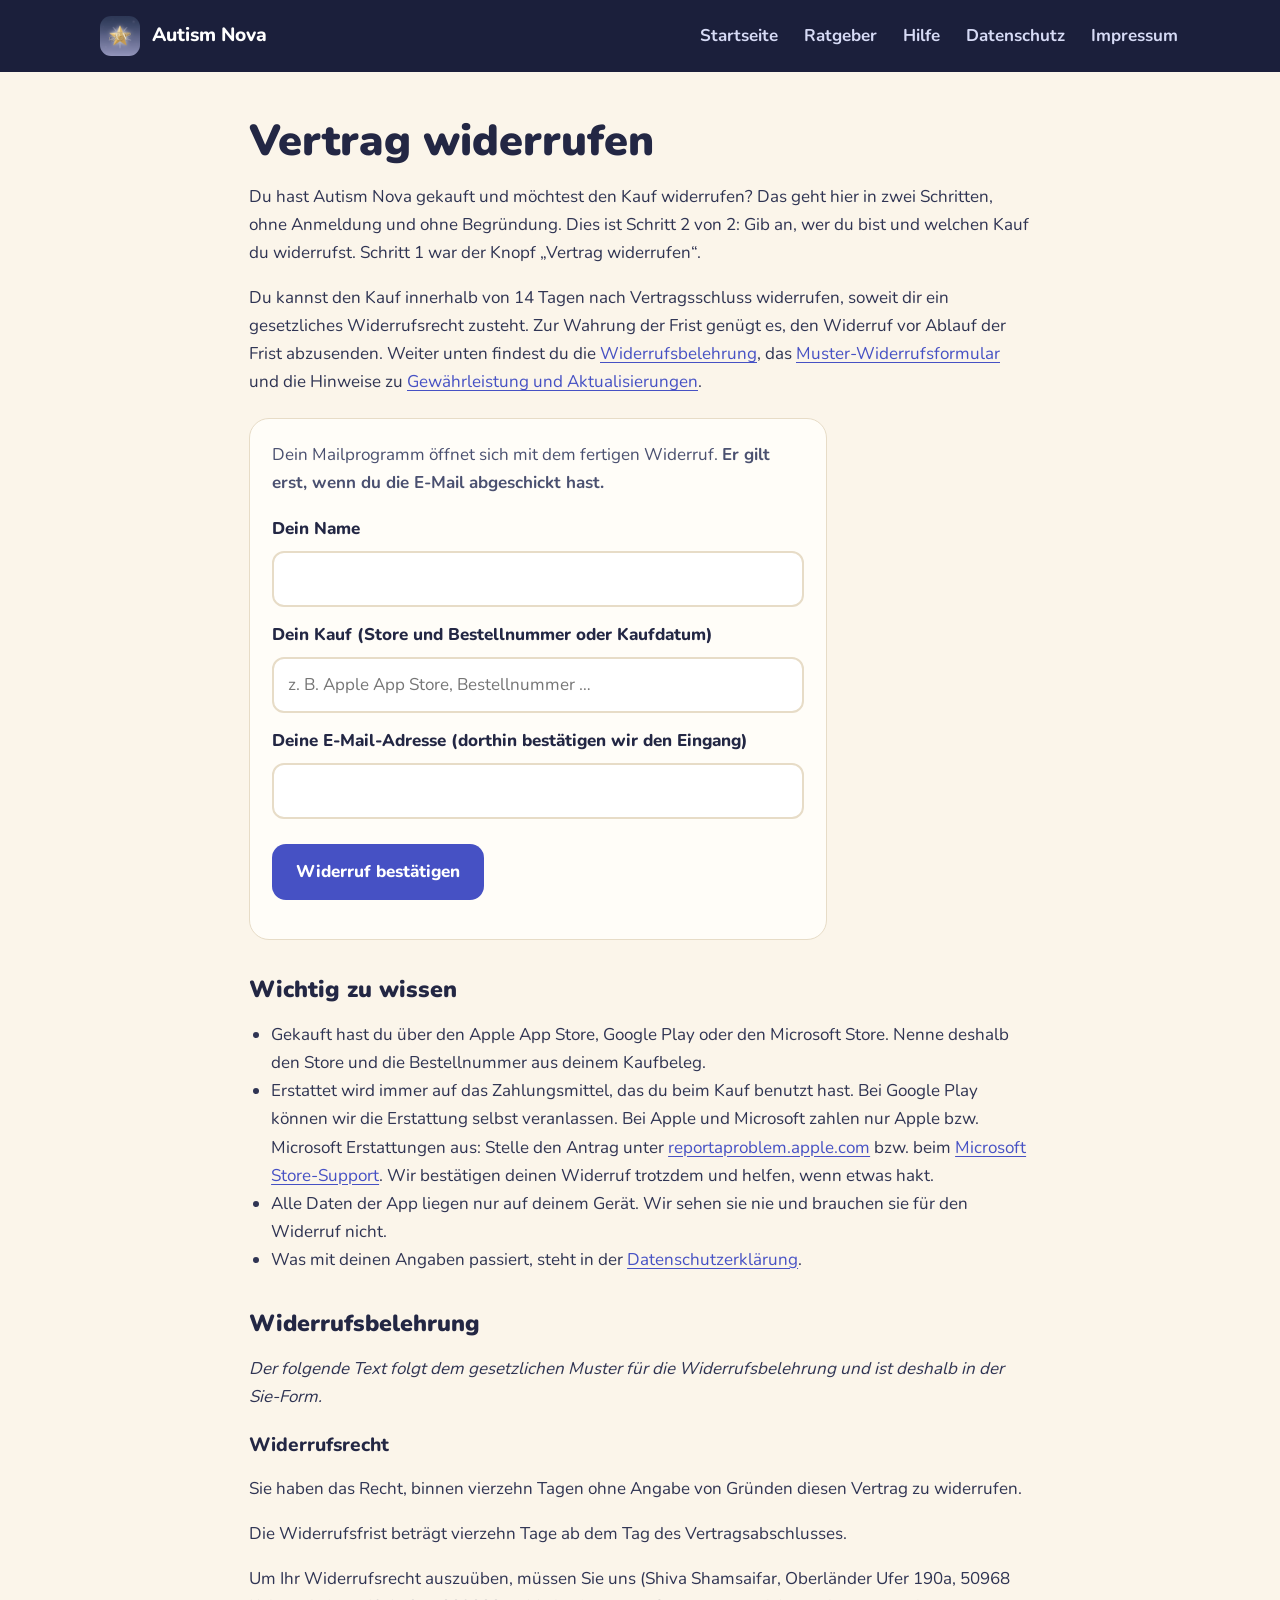
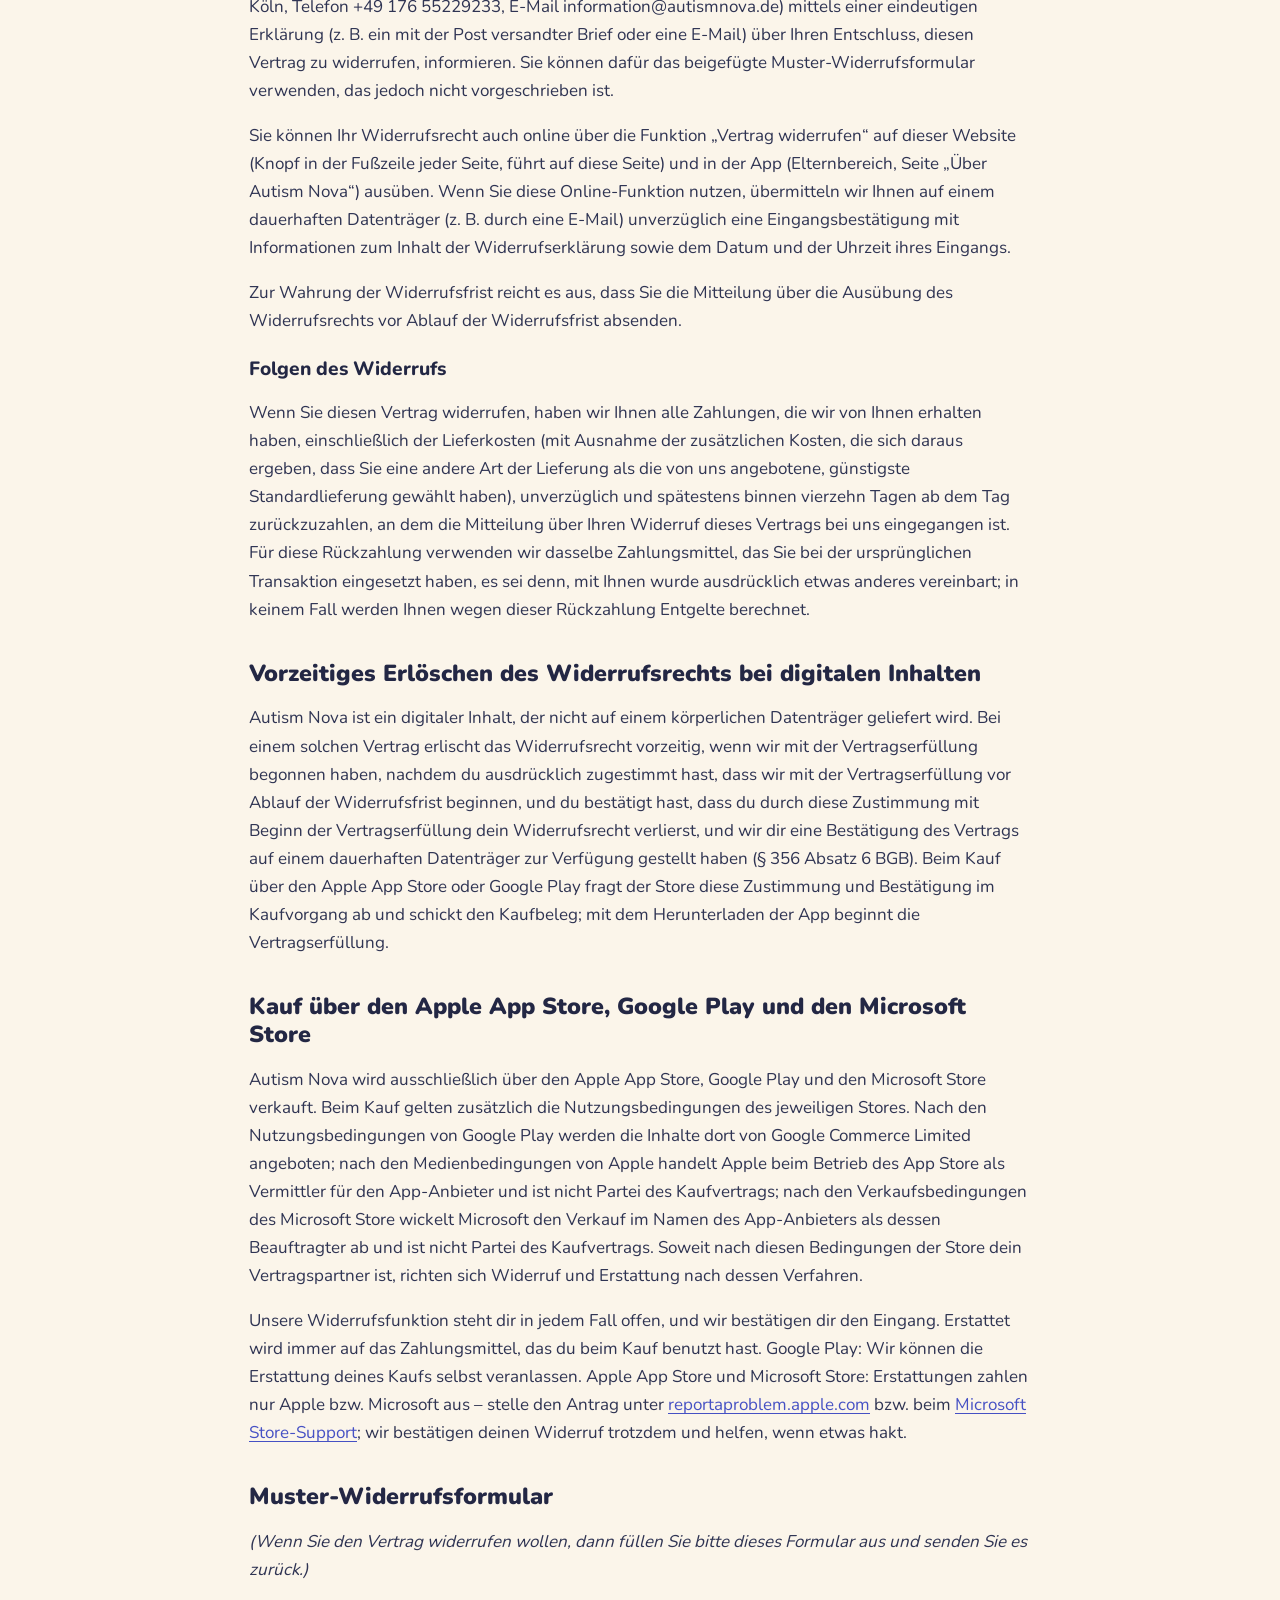
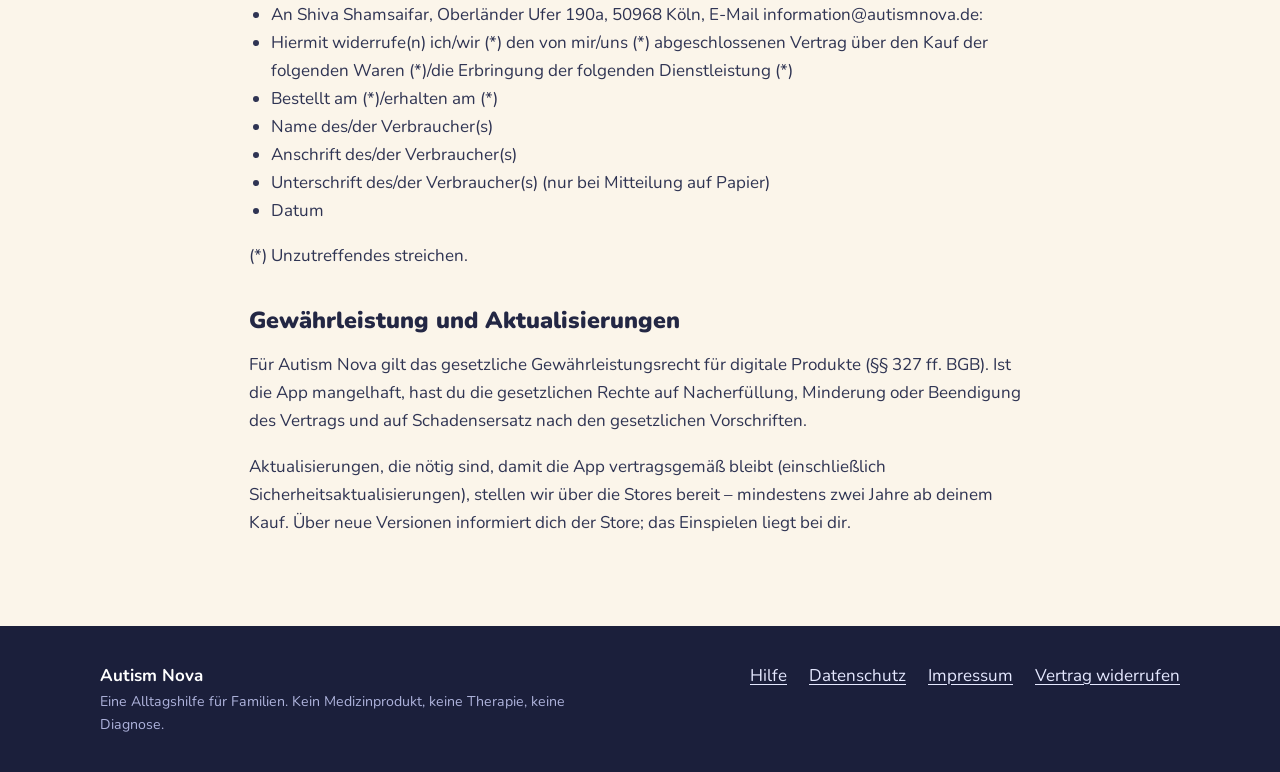
<file: widerruf.html>
<!doctype html>
<html lang="de">
<head>
  <meta charset="utf-8">
  <meta name="viewport" content="width=device-width, initial-scale=1">
  <title>Vertrag widerrufen – Autism Nova</title>
  <meta name="description" content="Kauf von Autism Nova widerrufen: in zwei Schritten, ohne Anmeldung und ohne Begründung. Mit Widerrufsbelehrung, Muster-Widerrufsformular und Hinweisen zur Gewährleistung.">
  <meta name="robots" content="noindex">
  <link rel="icon" href="assets/img/favicon.png" type="image/png">
  <link rel="stylesheet" href="assets/style.css">
</head>
<body>
  <a class="skip" href="#inhalt">Zum Inhalt springen</a>
  <header class="site-head">
    <div class="wrap">
      <a class="brand" href="index.html"><img src="assets/img/icon-192.png" alt="" width="40" height="40">Autism Nova</a>
      <nav class="nav" aria-label="Hauptmenü">
        <a href="index.html">Startseite</a>
        <a href="ratgeber/index.html">Ratgeber</a>
        <a href="support.html">Hilfe</a>
        <a href="datenschutz.html">Datenschutz</a>
        <a href="impressum.html">Impressum</a>
      </nav>
    </div>
  </header>

  <main id="inhalt" class="page">
    <div class="wrap prose">
      <h1>Vertrag widerrufen</h1>
      <p>Du hast Autism Nova gekauft und möchtest den Kauf widerrufen? Das geht hier in zwei Schritten, ohne Anmeldung und ohne Begründung. Dies ist Schritt 2 von 2: Gib an, wer du bist und welchen Kauf du widerrufst. Schritt 1 war der Knopf „Vertrag widerrufen“.</p>
      <p>Du kannst den Kauf innerhalb von 14 Tagen nach Vertragsschluss widerrufen, soweit dir ein gesetzliches Widerrufsrecht zusteht. Zur Wahrung der Frist genügt es, den Widerruf vor Ablauf der Frist abzusenden. Weiter unten findest du die <a href="#belehrung">Widerrufsbelehrung</a>, das <a href="#formular">Muster-Widerrufsformular</a> und die Hinweise zu <a href="#gewaehrleistung">Gewährleistung und Aktualisierungen</a>.</p>

      <form id="wform" class="wform" action="mailto:information@autismnova.de?subject=Widerruf%3A%20Autism%20Nova" method="post" enctype="text/plain">
        <p class="wform-lead">Dein Mailprogramm öffnet sich mit dem fertigen Widerruf. <strong>Er gilt erst, wenn du die E-Mail abgeschickt hast.</strong></p>
        <label for="w-name">Dein Name</label>
        <input id="w-name" name="Name" type="text" required maxlength="120" autocomplete="name">
        <label for="w-kauf">Dein Kauf (Store und Bestellnummer oder Kaufdatum)</label>
        <input id="w-kauf" name="Kauf" type="text" required maxlength="200" placeholder="z. B. Apple App Store, Bestellnummer …">
        <label for="w-mail">Deine E-Mail-Adresse (dorthin bestätigen wir den Eingang)</label>
        <input id="w-mail" name="E-Mail" type="email" required maxlength="200" autocomplete="email">
        <input type="hidden" name="Erklärung" value="Hiermit widerrufe ich den von mir geschlossenen Vertrag über den Kauf der App Autism Nova.">
        <p><button class="button" type="submit">Widerruf bestätigen</button></p>
      </form>

      <div id="w-done" class="wdone" role="status" hidden>
        <h2>Fast geschafft</h2>
        <p>Dein Mailprogramm sollte sich jetzt geöffnet haben. <strong>Schicke die E-Mail ab</strong>, damit dein Widerruf bei uns ankommt. Wir bestätigen dir den Eingang per E-Mail.</p>
        <p>Hat sich nichts geöffnet? Schreibe an <a href="mailto:information@autismnova.de">information@autismnova.de</a> und nenne deinen Namen, den Kauf und diesen Satz: „Ich widerrufe den Kauf von Autism Nova.“</p>
      </div>

      <h2>Wichtig zu wissen</h2>
      <ul>
        <li>Gekauft hast du über den Apple App Store, Google Play oder den Microsoft Store. Nenne deshalb den Store und die Bestellnummer aus deinem Kaufbeleg.</li>
        <li>Erstattet wird immer auf das Zahlungsmittel, das du beim Kauf benutzt hast. Bei Google Play können wir die Erstattung selbst veranlassen. Bei Apple und Microsoft zahlen nur Apple bzw. Microsoft Erstattungen aus: Stelle den Antrag unter <a href="https://reportaproblem.apple.com" rel="noopener">reportaproblem.apple.com</a> bzw. beim <a href="https://support.microsoft.com/de-de/account-billing/contact-microsoft-store-support-4f615f2a-6bbd-fd69-6695-ae213d63eef0" rel="noopener">Microsoft Store-Support</a>. Wir bestätigen deinen Widerruf trotzdem und helfen, wenn etwas hakt.</li>
        <li>Alle Daten der App liegen nur auf deinem Gerät. Wir sehen sie nie und brauchen sie für den Widerruf nicht.</li>
        <li>Was mit deinen Angaben passiert, steht in der <a href="datenschutz.html#widerruf">Datenschutzerklärung</a>.</li>
      </ul>

      <h2 id="belehrung">Widerrufsbelehrung</h2>
      <p><em>Der folgende Text folgt dem gesetzlichen Muster für die Widerrufsbelehrung und ist deshalb in der Sie-Form.</em></p>
      <h3>Widerrufsrecht</h3>
      <p>Sie haben das Recht, binnen vierzehn Tagen ohne Angabe von Gründen diesen Vertrag zu widerrufen.</p>
      <p>Die Widerrufsfrist beträgt vierzehn Tage ab dem Tag des Vertragsabschlusses.</p>
      <p>Um Ihr Widerrufsrecht auszuüben, müssen Sie uns (Shiva Shamsaifar, Oberländer Ufer 190a, 50968 Köln, Telefon +49 176 55229233, E-Mail information@autismnova.de) mittels einer eindeutigen Erklärung (z. B. ein mit der Post versandter Brief oder eine E-Mail) über Ihren Entschluss, diesen Vertrag zu widerrufen, informieren. Sie können dafür das beigefügte Muster-Widerrufsformular verwenden, das jedoch nicht vorgeschrieben ist.</p>
      <p>Sie können Ihr Widerrufsrecht auch online über die Funktion „Vertrag widerrufen“ auf dieser Website (Knopf in der Fußzeile jeder Seite, führt auf diese Seite) und in der App (Elternbereich, Seite „Über Autism Nova“) ausüben. Wenn Sie diese Online-Funktion nutzen, übermitteln wir Ihnen auf einem dauerhaften Datenträger (z. B. durch eine E-Mail) unverzüglich eine Eingangsbestätigung mit Informationen zum Inhalt der Widerrufserklärung sowie dem Datum und der Uhrzeit ihres Eingangs.</p>
      <p>Zur Wahrung der Widerrufsfrist reicht es aus, dass Sie die Mitteilung über die Ausübung des Widerrufsrechts vor Ablauf der Widerrufsfrist absenden.</p>
      <h3>Folgen des Widerrufs</h3>
      <p>Wenn Sie diesen Vertrag widerrufen, haben wir Ihnen alle Zahlungen, die wir von Ihnen erhalten haben, einschließlich der Lieferkosten (mit Ausnahme der zusätzlichen Kosten, die sich daraus ergeben, dass Sie eine andere Art der Lieferung als die von uns angebotene, günstigste Standardlieferung gewählt haben), unverzüglich und spätestens binnen vierzehn Tagen ab dem Tag zurückzuzahlen, an dem die Mitteilung über Ihren Widerruf dieses Vertrags bei uns eingegangen ist. Für diese Rückzahlung verwenden wir dasselbe Zahlungsmittel, das Sie bei der ursprünglichen Transaktion eingesetzt haben, es sei denn, mit Ihnen wurde ausdrücklich etwas anderes vereinbart; in keinem Fall werden Ihnen wegen dieser Rückzahlung Entgelte berechnet.</p>

      <h2 id="erloeschen">Vorzeitiges Erlöschen des Widerrufsrechts bei digitalen Inhalten</h2>
      <p>Autism Nova ist ein digitaler Inhalt, der nicht auf einem körperlichen Datenträger geliefert wird. Bei einem solchen Vertrag erlischt das Widerrufsrecht vorzeitig, wenn wir mit der Vertragserfüllung begonnen haben, nachdem du ausdrücklich zugestimmt hast, dass wir mit der Vertragserfüllung vor Ablauf der Widerrufsfrist beginnen, und du bestätigt hast, dass du durch diese Zustimmung mit Beginn der Vertragserfüllung dein Widerrufsrecht verlierst, und wir dir eine Bestätigung des Vertrags auf einem dauerhaften Datenträger zur Verfügung gestellt haben (§ 356 Absatz 6 BGB). Beim Kauf über den Apple App Store oder Google Play fragt der Store diese Zustimmung und Bestätigung im Kaufvorgang ab und schickt den Kaufbeleg; mit dem Herunterladen der App beginnt die Vertragserfüllung.</p>

      <h2 id="stores">Kauf über den Apple App Store, Google Play und den Microsoft Store</h2>
      <p>Autism Nova wird ausschließlich über den Apple App Store, Google Play und den Microsoft Store verkauft. Beim Kauf gelten zusätzlich die Nutzungsbedingungen des jeweiligen Stores. Nach den Nutzungsbedingungen von Google Play werden die Inhalte dort von Google Commerce Limited angeboten; nach den Medienbedingungen von Apple handelt Apple beim Betrieb des App Store als Vermittler für den App-Anbieter und ist nicht Partei des Kaufvertrags; nach den Verkaufsbedingungen des Microsoft Store wickelt Microsoft den Verkauf im Namen des App-Anbieters als dessen Beauftragter ab und ist nicht Partei des Kaufvertrags. Soweit nach diesen Bedingungen der Store dein Vertragspartner ist, richten sich Widerruf und Erstattung nach dessen Verfahren.</p>
      <p>Unsere Widerrufsfunktion steht dir in jedem Fall offen, und wir bestätigen dir den Eingang. Erstattet wird immer auf das Zahlungsmittel, das du beim Kauf benutzt hast. Google Play: Wir können die Erstattung deines Kaufs selbst veranlassen. Apple App Store und Microsoft Store: Erstattungen zahlen nur Apple bzw. Microsoft aus – stelle den Antrag unter <a href="https://reportaproblem.apple.com" rel="noopener">reportaproblem.apple.com</a> bzw. beim <a href="https://support.microsoft.com/de-de/account-billing/contact-microsoft-store-support-4f615f2a-6bbd-fd69-6695-ae213d63eef0" rel="noopener">Microsoft Store-Support</a>; wir bestätigen deinen Widerruf trotzdem und helfen, wenn etwas hakt.</p>

      <h2 id="formular">Muster-Widerrufsformular</h2>
      <p><em>(Wenn Sie den Vertrag widerrufen wollen, dann füllen Sie bitte dieses Formular aus und senden Sie es zurück.)</em></p>
      <ul>
        <li>An Shiva Shamsaifar, Oberländer Ufer 190a, 50968 Köln, E-Mail information@autismnova.de:</li>
        <li>Hiermit widerrufe(n) ich/wir (*) den von mir/uns (*) abgeschlossenen Vertrag über den Kauf der folgenden Waren (*)/die Erbringung der folgenden Dienstleistung (*)</li>
        <li>Bestellt am (*)/erhalten am (*)</li>
        <li>Name des/der Verbraucher(s)</li>
        <li>Anschrift des/der Verbraucher(s)</li>
        <li>Unterschrift des/der Verbraucher(s) (nur bei Mitteilung auf Papier)</li>
        <li>Datum</li>
      </ul>
      <p>(*) Unzutreffendes streichen.</p>

      <h2 id="gewaehrleistung">Gewährleistung und Aktualisierungen</h2>
      <p>Für Autism Nova gilt das gesetzliche Gewährleistungsrecht für digitale Produkte (§§ 327 ff. BGB). Ist die App mangelhaft, hast du die gesetzlichen Rechte auf Nacherfüllung, Minderung oder Beendigung des Vertrags und auf Schadensersatz nach den gesetzlichen Vorschriften.</p>
      <p>Aktualisierungen, die nötig sind, damit die App vertragsgemäß bleibt (einschließlich Sicherheitsaktualisierungen), stellen wir über die Stores bereit – mindestens zwei Jahre ab deinem Kauf. Über neue Versionen informiert dich der Store; das Einspielen liegt bei dir.</p>
    </div>
  </main>

  <footer class="site-foot">
    <div class="wrap">
      <div><strong style="color:#fff">Autism Nova</strong><small>Eine Alltagshilfe für Familien. Kein Medizinprodukt, keine Therapie, keine Diagnose.</small></div>
      <nav aria-label="Rechtliches"><a href="support.html">Hilfe</a><a href="datenschutz.html">Datenschutz</a><a href="impressum.html">Impressum</a><a class="foot-button" href="widerruf.html" aria-current="page">Vertrag widerrufen</a></nav>
    </div>
  </footer>

  <script>
    // Einziges Skript der Website: setzt aus den Feldern die E-Mail zusammen (zuverlässiger als das reine
    // Formular auf Handys). Es wird nichts an einen Server geschickt, nur das Mailprogramm geöffnet.
    (function () {
      var form = document.getElementById("wform");
      if (!form) return;
      form.addEventListener("submit", function (e) {
        e.preventDefault();
        var v = function (id) { return document.getElementById(id).value.trim(); };
        var zeit = new Date().toLocaleString("de-DE", { dateStyle: "medium", timeStyle: "short" });
        var body = [
          "Hiermit widerrufe ich den von mir geschlossenen Vertrag über den Kauf der App Autism Nova.",
          "",
          "Name: " + v("w-name"),
          "Kauf (Store und Bestellnummer oder Kaufdatum): " + v("w-kauf"),
          "E-Mail-Adresse für die Bestätigung: " + v("w-mail"),
          "",
          "Abgesendet über die Widerrufsfunktion auf der Website am " + zeit + "."
        ].join("\n");
        document.getElementById("w-done").hidden = false;
        document.getElementById("w-done").scrollIntoView({ block: "center" });
        window.location.href = "mailto:information@autismnova.de?subject=" + encodeURIComponent("Widerruf: Autism Nova") + "&body=" + encodeURIComponent(body);
      });
    })();
  </script>
</body>
</html>
</file>
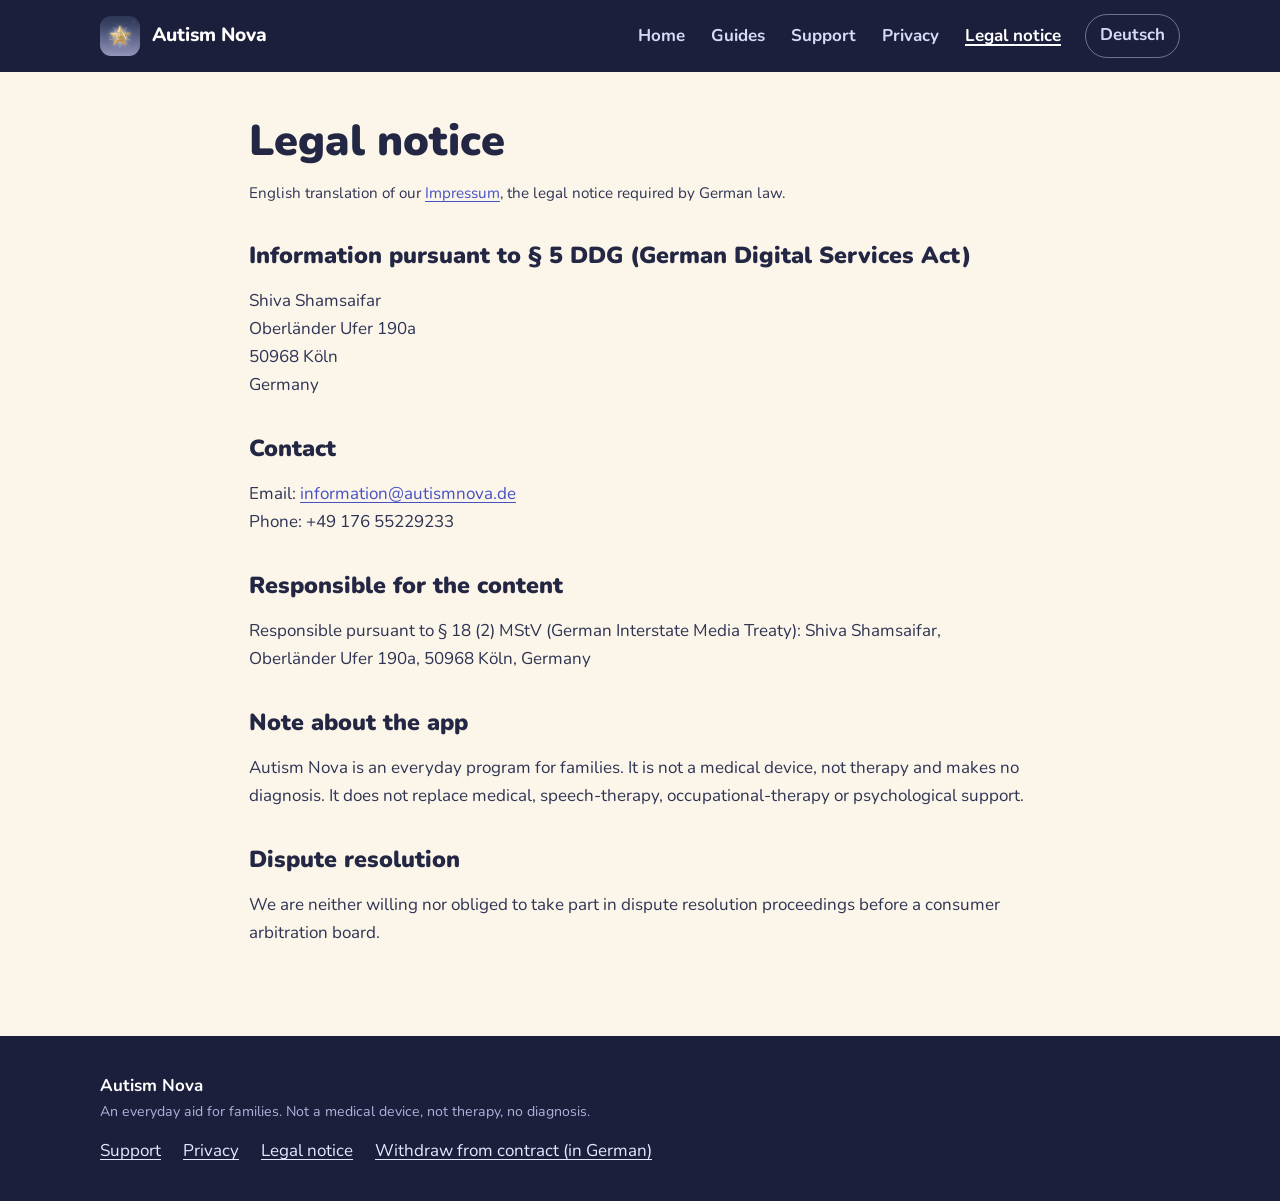
<file: en/legal-notice.html>
<!doctype html>
<html lang="en">
<head>
  <meta charset="utf-8">
  <meta name="viewport" content="width=device-width, initial-scale=1">
  <title>Legal notice – Autism Nova</title>
  <meta name="robots" content="noindex">
  <link rel="icon" href="../assets/img/favicon.png" type="image/png">
  <link rel="alternate" hreflang="de" href="https://autismnova.de/impressum.html">
  <link rel="alternate" hreflang="en" href="https://autismnova.de/en/legal-notice.html">
  <link rel="stylesheet" href="../assets/style.css">
</head>
<body>
  <a class="skip" href="#content">Skip to content</a>
  <header class="site-head">
    <div class="wrap">
      <a class="brand" href="index.html"><img src="../assets/img/icon-192.png" alt="" width="40" height="40">Autism Nova</a>
      <nav class="nav" aria-label="Main menu">
        <a href="index.html">Home</a>
        <a href="guides/index.html">Guides</a>
        <a href="support.html">Support</a>
        <a href="privacy.html">Privacy</a>
        <a href="legal-notice.html" aria-current="page">Legal notice</a>
        <a class="lang" href="../impressum.html" lang="de" hreflang="de">Deutsch</a>
      </nav>
    </div>
  </header>

  <main id="content" class="page">
    <div class="wrap prose">
      <h1>Legal notice</h1>
      <p class="lang-note">English translation of our <a href="../impressum.html" hreflang="de">Impressum</a>, the legal notice required by German law.</p>

      <h2>Information pursuant to § 5 DDG (German Digital Services Act)</h2>
      <p>
        Shiva Shamsaifar<br>
        Oberländer Ufer 190a<br>
        50968 Köln<br>
        Germany
      </p>

      <h2>Contact</h2>
      <p>Email: <a href="mailto:information@autismnova.de">information@autismnova.de</a><br>Phone: +49 176 55229233</p>

      <h2>Responsible for the content</h2>
      <p>Responsible pursuant to § 18 (2) MStV (German Interstate Media Treaty): Shiva Shamsaifar, Oberländer Ufer 190a, 50968 Köln, Germany</p>

      <h2>Note about the app</h2>
      <p>Autism Nova is an everyday program for families. It is not a medical device, not therapy and makes no diagnosis. It does not replace medical, speech-therapy, occupational-therapy or psychological support.</p>

      <h2>Dispute resolution</h2>
      <p>We are neither willing nor obliged to take part in dispute resolution proceedings before a consumer arbitration board.</p>
    </div>
  </main>

  <footer class="site-foot">
    <div class="wrap">
      <div><strong style="color:#fff">Autism Nova</strong><small>An everyday aid for families. Not a medical device, not therapy, no diagnosis.</small></div>
      <nav aria-label="Legal"><a href="support.html">Support</a><a href="privacy.html">Privacy</a><a href="legal-notice.html">Legal notice</a><a class="foot-button" href="../widerruf.html" hreflang="de">Withdraw from contract (in German)</a></nav>
    </div>
  </footer>
</body>
</html>
</file>
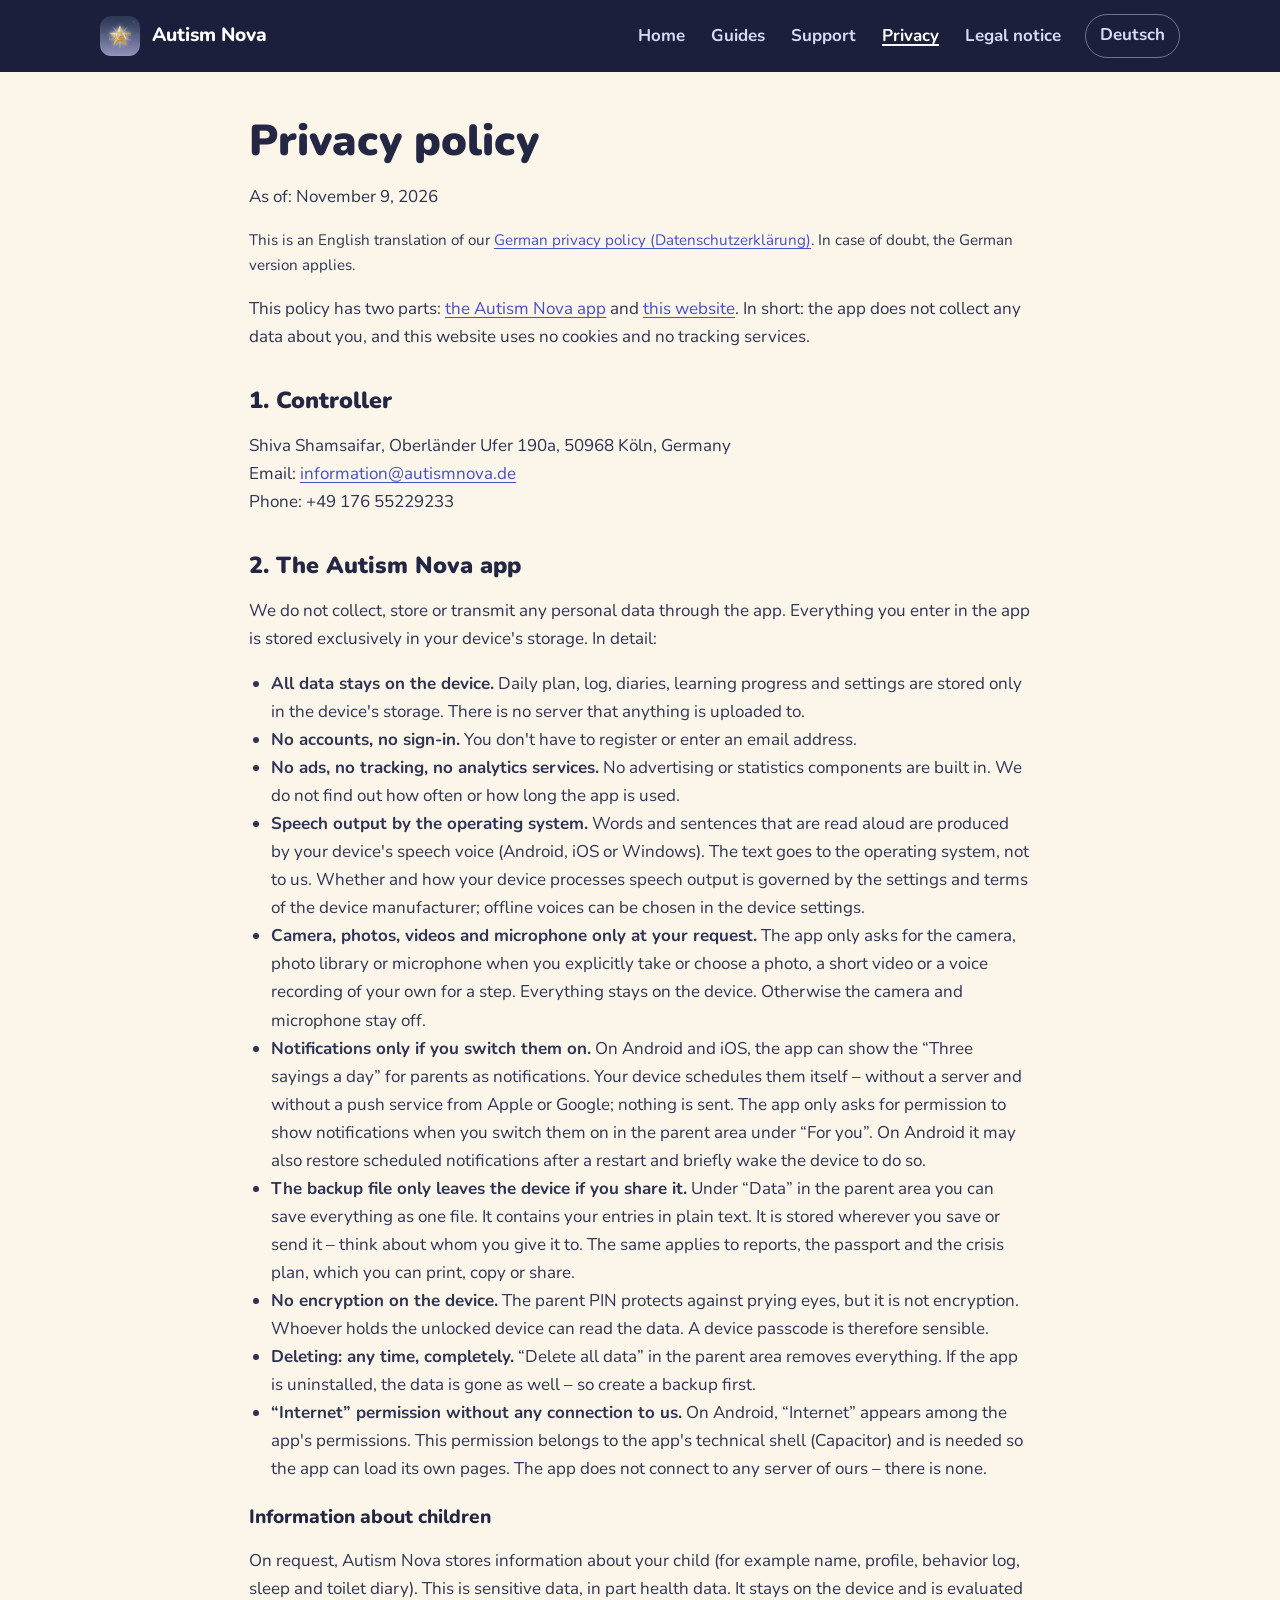
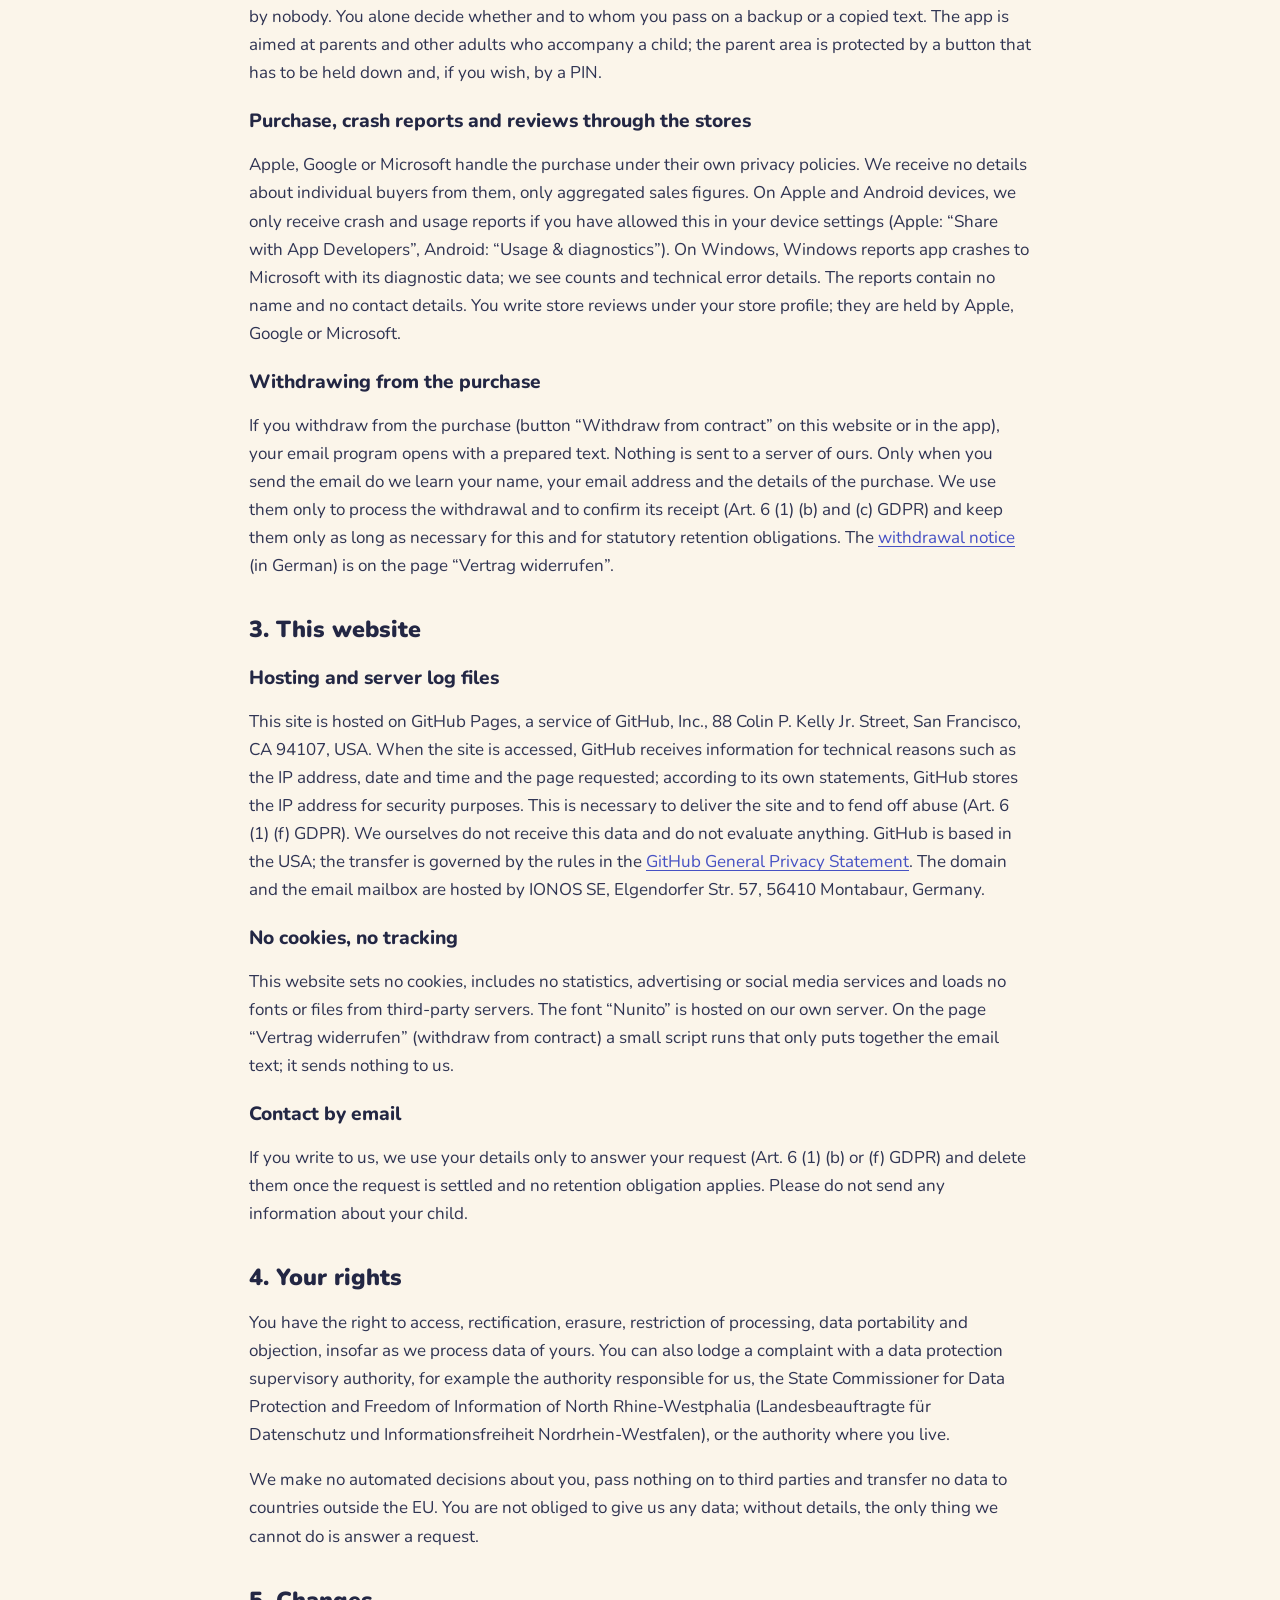
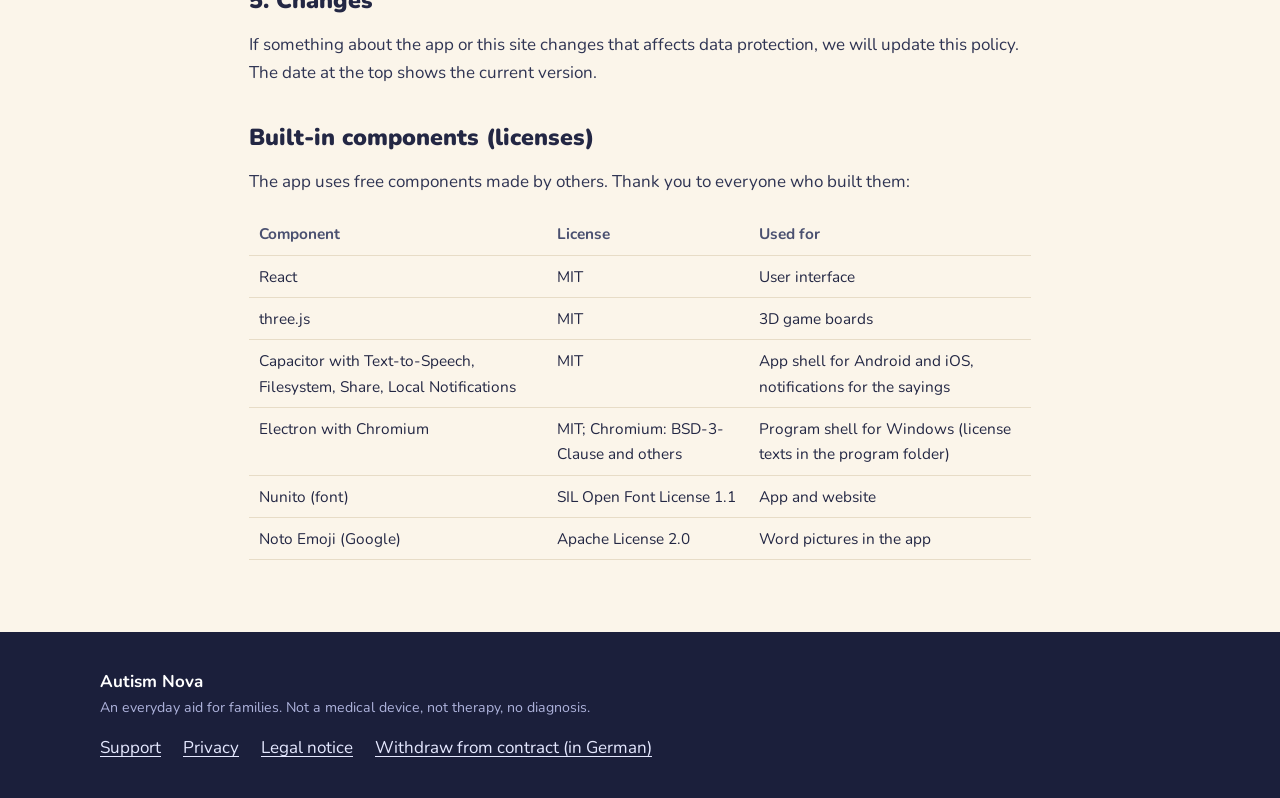
<file: en/privacy.html>
<!doctype html>
<html lang="en">
<head>
  <meta charset="utf-8">
  <meta name="viewport" content="width=device-width, initial-scale=1">
  <title>Privacy policy – Autism Nova</title>
  <meta name="robots" content="noindex">
  <link rel="icon" href="../assets/img/favicon.png" type="image/png">
  <link rel="alternate" hreflang="de" href="https://autismnova.de/datenschutz.html">
  <link rel="alternate" hreflang="en" href="https://autismnova.de/en/privacy.html">
  <link rel="stylesheet" href="../assets/style.css">
</head>
<body>
  <a class="skip" href="#content">Skip to content</a>
  <header class="site-head">
    <div class="wrap">
      <a class="brand" href="index.html"><img src="../assets/img/icon-192.png" alt="" width="40" height="40">Autism Nova</a>
      <nav class="nav" aria-label="Main menu">
        <a href="index.html">Home</a>
        <a href="guides/index.html">Guides</a>
        <a href="support.html">Support</a>
        <a href="privacy.html" aria-current="page">Privacy</a>
        <a href="legal-notice.html">Legal notice</a>
        <a class="lang" href="../datenschutz.html" lang="de" hreflang="de">Deutsch</a>
      </nav>
    </div>
  </header>

  <main id="content" class="page">
    <div class="wrap prose">
      <h1>Privacy policy</h1>
      <p>As of: November 9, 2026</p>
      <p class="lang-note">This is an English translation of our <a href="../datenschutz.html" hreflang="de">German privacy policy (Datenschutzerklärung)</a>. In case of doubt, the German version applies.</p>

      <p>This policy has two parts: <a href="#app">the Autism Nova app</a> and <a href="#website">this website</a>. In short: the app does not collect any data about you, and this website uses no cookies and no tracking services.</p>

      <h2>1. Controller</h2>
      <p>
        Shiva Shamsaifar, Oberländer Ufer 190a, 50968 Köln, Germany<br>
        Email: <a href="mailto:information@autismnova.de">information@autismnova.de</a><br>
        Phone: +49 176 55229233
      </p>

      <h2 id="app">2. The Autism Nova app</h2>
      <p>We do not collect, store or transmit any personal data through the app. Everything you enter in the app is stored exclusively in your device's storage. In detail:</p>
      <ul>
        <li><strong>All data stays on the device.</strong> Daily plan, log, diaries, learning progress and settings are stored only in the device's storage. There is no server that anything is uploaded to.</li>
        <li><strong>No accounts, no sign-in.</strong> You don't have to register or enter an email address.</li>
        <li><strong>No ads, no tracking, no analytics services.</strong> No advertising or statistics components are built in. We do not find out how often or how long the app is used.</li>
        <li><strong>Speech output by the operating system.</strong> Words and sentences that are read aloud are produced by your device's speech voice (Android, iOS or Windows). The text goes to the operating system, not to us. Whether and how your device processes speech output is governed by the settings and terms of the device manufacturer; offline voices can be chosen in the device settings.</li>
        <li><strong>Camera, photos, videos and microphone only at your request.</strong> The app only asks for the camera, photo library or microphone when you explicitly take or choose a photo, a short video or a voice recording of your own for a step. Everything stays on the device. Otherwise the camera and microphone stay off.</li>
        <li><strong>Notifications only if you switch them on.</strong> On Android and iOS, the app can show the “Three sayings a day” for parents as notifications. Your device schedules them itself – without a server and without a push service from Apple or Google; nothing is sent. The app only asks for permission to show notifications when you switch them on in the parent area under “For you”. On Android it may also restore scheduled notifications after a restart and briefly wake the device to do so.</li>
        <li><strong>The backup file only leaves the device if you share it.</strong> Under “Data” in the parent area you can save everything as one file. It contains your entries in plain text. It is stored wherever you save or send it – think about whom you give it to. The same applies to reports, the passport and the crisis plan, which you can print, copy or share.</li>
        <li><strong>No encryption on the device.</strong> The parent PIN protects against prying eyes, but it is not encryption. Whoever holds the unlocked device can read the data. A device passcode is therefore sensible.</li>
        <li><strong>Deleting: any time, completely.</strong> “Delete all data” in the parent area removes everything. If the app is uninstalled, the data is gone as well – so create a backup first.</li>
        <li><strong>“Internet” permission without any connection to us.</strong> On Android, “Internet” appears among the app's permissions. This permission belongs to the app's technical shell (Capacitor) and is needed so the app can load its own pages. The app does not connect to any server of ours – there is none.</li>
      </ul>

      <h3>Information about children</h3>
      <p>On request, Autism Nova stores information about your child (for example name, profile, behavior log, sleep and toilet diary). This is sensitive data, in part health data. It stays on the device and is evaluated by nobody. You alone decide whether and to whom you pass on a backup or a copied text. The app is aimed at parents and other adults who accompany a child; the parent area is protected by a button that has to be held down and, if you wish, by a PIN.</p>

      <h3>Purchase, crash reports and reviews through the stores</h3>
      <p>Apple, Google or Microsoft handle the purchase under their own privacy policies. We receive no details about individual buyers from them, only aggregated sales figures. On Apple and Android devices, we only receive crash and usage reports if you have allowed this in your device settings (Apple: “Share with App Developers”, Android: “Usage &amp; diagnostics”). On Windows, Windows reports app crashes to Microsoft with its diagnostic data; we see counts and technical error details. The reports contain no name and no contact details. You write store reviews under your store profile; they are held by Apple, Google or Microsoft.</p>

      <h3 id="withdrawal">Withdrawing from the purchase</h3>
      <p>If you withdraw from the purchase (button “Withdraw from contract” on this website or in the app), your email program opens with a prepared text. Nothing is sent to a server of ours. Only when you send the email do we learn your name, your email address and the details of the purchase. We use them only to process the withdrawal and to confirm its receipt (Art. 6 (1) (b) and (c) GDPR) and keep them only as long as necessary for this and for statutory retention obligations. The <a href="../widerruf.html#belehrung" hreflang="de">withdrawal notice</a> (in German) is on the page “Vertrag widerrufen”.</p>

      <h2 id="website">3. This website</h2>
      <h3>Hosting and server log files</h3>
      <p>This site is hosted on GitHub Pages, a service of GitHub, Inc., 88 Colin P. Kelly Jr. Street, San Francisco, CA 94107, USA. When the site is accessed, GitHub receives information for technical reasons such as the IP address, date and time and the page requested; according to its own statements, GitHub stores the IP address for security purposes. This is necessary to deliver the site and to fend off abuse (Art. 6 (1) (f) GDPR). We ourselves do not receive this data and do not evaluate anything. GitHub is based in the USA; the transfer is governed by the rules in the <a href="https://docs.github.com/en/site-policy/privacy-policies/github-general-privacy-statement">GitHub General Privacy Statement</a>. The domain and the email mailbox are hosted by IONOS SE, Elgendorfer Str. 57, 56410 Montabaur, Germany.</p>
      <h3>No cookies, no tracking</h3>
      <p>This website sets no cookies, includes no statistics, advertising or social media services and loads no fonts or files from third-party servers. The font “Nunito” is hosted on our own server. On the page “Vertrag widerrufen” (withdraw from contract) a small script runs that only puts together the email text; it sends nothing to us.</p>
      <h3>Contact by email</h3>
      <p>If you write to us, we use your details only to answer your request (Art. 6 (1) (b) or (f) GDPR) and delete them once the request is settled and no retention obligation applies. Please do not send any information about your child.</p>

      <h2>4. Your rights</h2>
      <p>You have the right to access, rectification, erasure, restriction of processing, data portability and objection, insofar as we process data of yours. You can also lodge a complaint with a data protection supervisory authority, for example the authority responsible for us, the State Commissioner for Data Protection and Freedom of Information of North Rhine-Westphalia (Landesbeauftragte für Datenschutz und Informationsfreiheit Nordrhein-Westfalen), or the authority where you live.</p>
      <p>We make no automated decisions about you, pass nothing on to third parties and transfer no data to countries outside the EU. You are not obliged to give us any data; without details, the only thing we cannot do is answer a request.</p>

      <h2>5. Changes</h2>
      <p>If something about the app or this site changes that affects data protection, we will update this policy. The date at the top shows the current version.</p>

      <h2>Built-in components (licenses)</h2>
      <p>The app uses free components made by others. Thank you to everyone who built them:</p>
      <table class="lic">
        <thead><tr><th>Component</th><th>License</th><th>Used for</th></tr></thead>
        <tbody>
          <tr><td>React</td><td>MIT</td><td>User interface</td></tr>
          <tr><td>three.js</td><td>MIT</td><td>3D game boards</td></tr>
          <tr><td>Capacitor with Text-to-Speech, Filesystem, Share, Local Notifications</td><td>MIT</td><td>App shell for Android and iOS, notifications for the sayings</td></tr>
          <tr><td>Electron with Chromium</td><td>MIT; Chromium: BSD-3-Clause and others</td><td>Program shell for Windows (license texts in the program folder)</td></tr>
          <tr><td>Nunito (font)</td><td>SIL Open Font License 1.1</td><td>App and website</td></tr>
          <tr><td>Noto Emoji (Google)</td><td>Apache License 2.0</td><td>Word pictures in the app</td></tr>
        </tbody>
      </table>
    </div>
  </main>

  <footer class="site-foot">
    <div class="wrap">
      <div><strong style="color:#fff">Autism Nova</strong><small>An everyday aid for families. Not a medical device, not therapy, no diagnosis.</small></div>
      <nav aria-label="Legal"><a href="support.html">Support</a><a href="privacy.html">Privacy</a><a href="legal-notice.html">Legal notice</a><a class="foot-button" href="../widerruf.html" hreflang="de">Withdraw from contract (in German)</a></nav>
    </div>
  </footer>
</body>
</html>
</file>
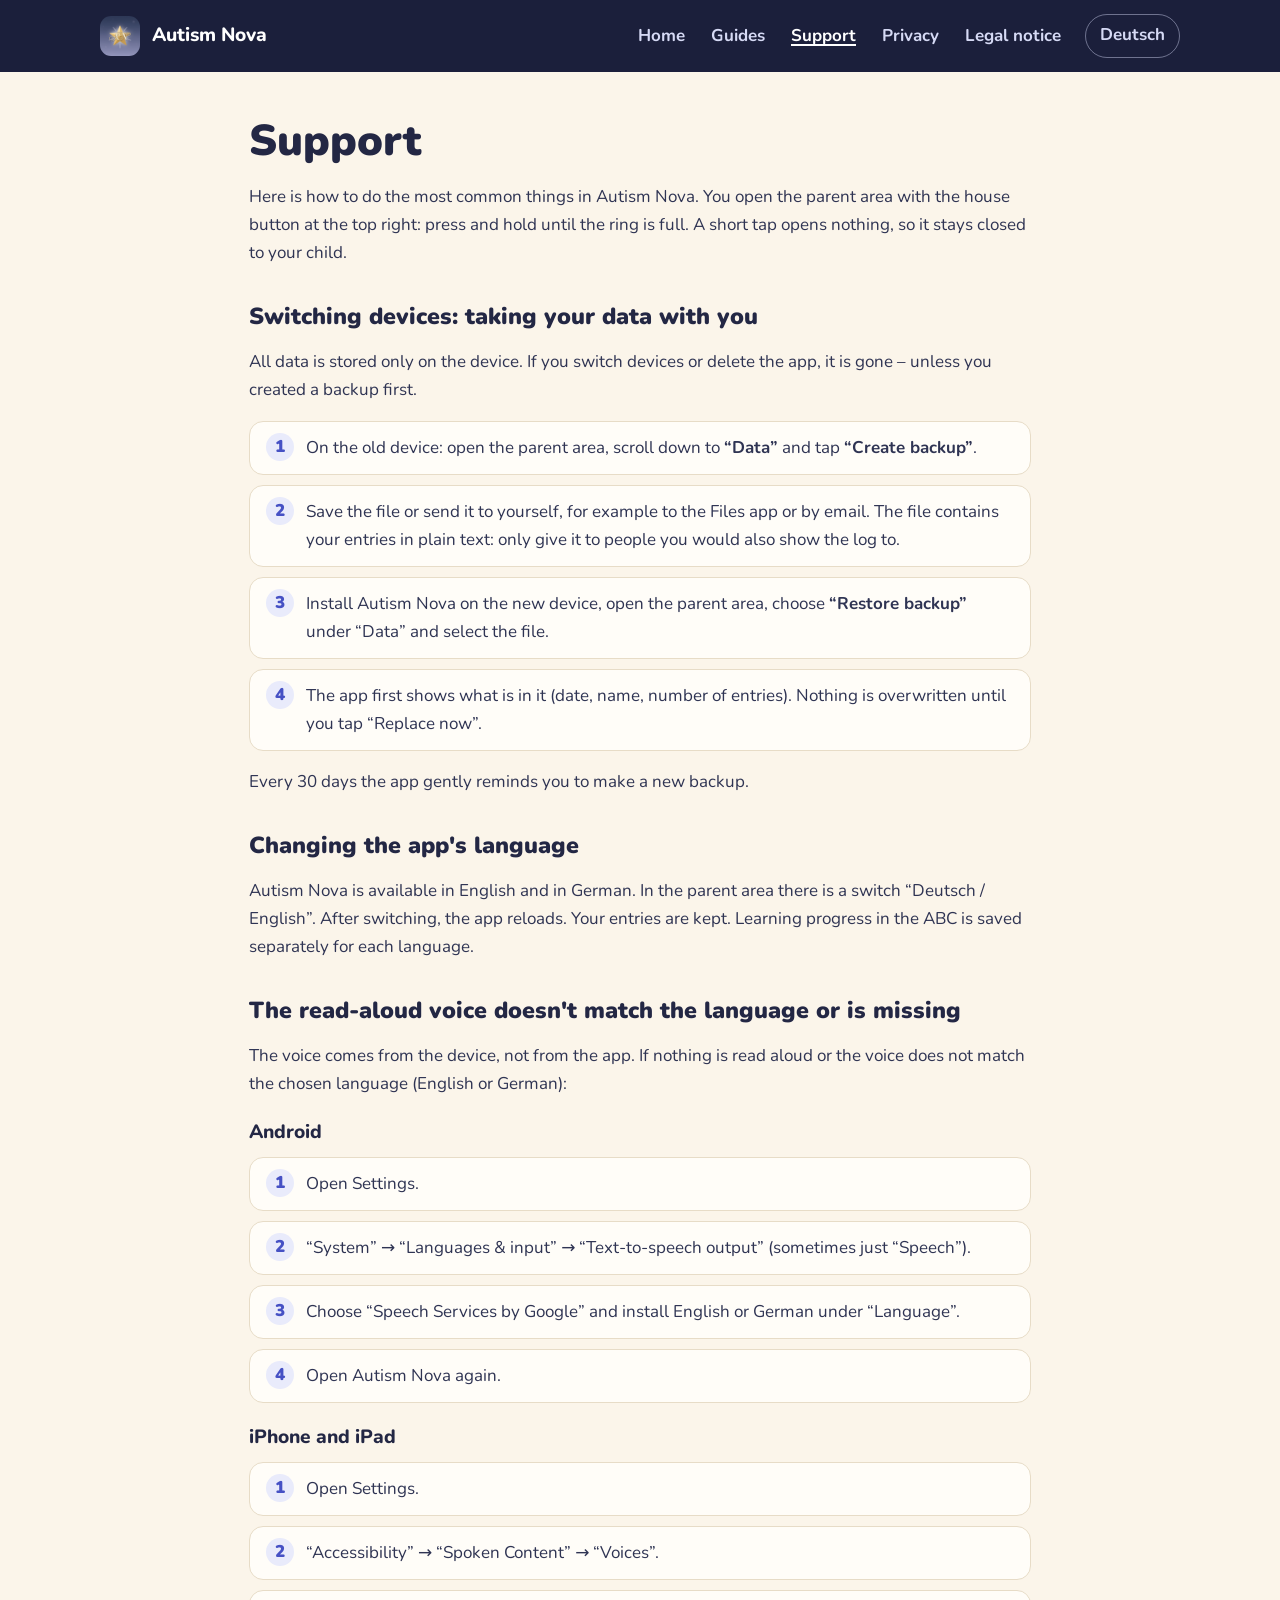
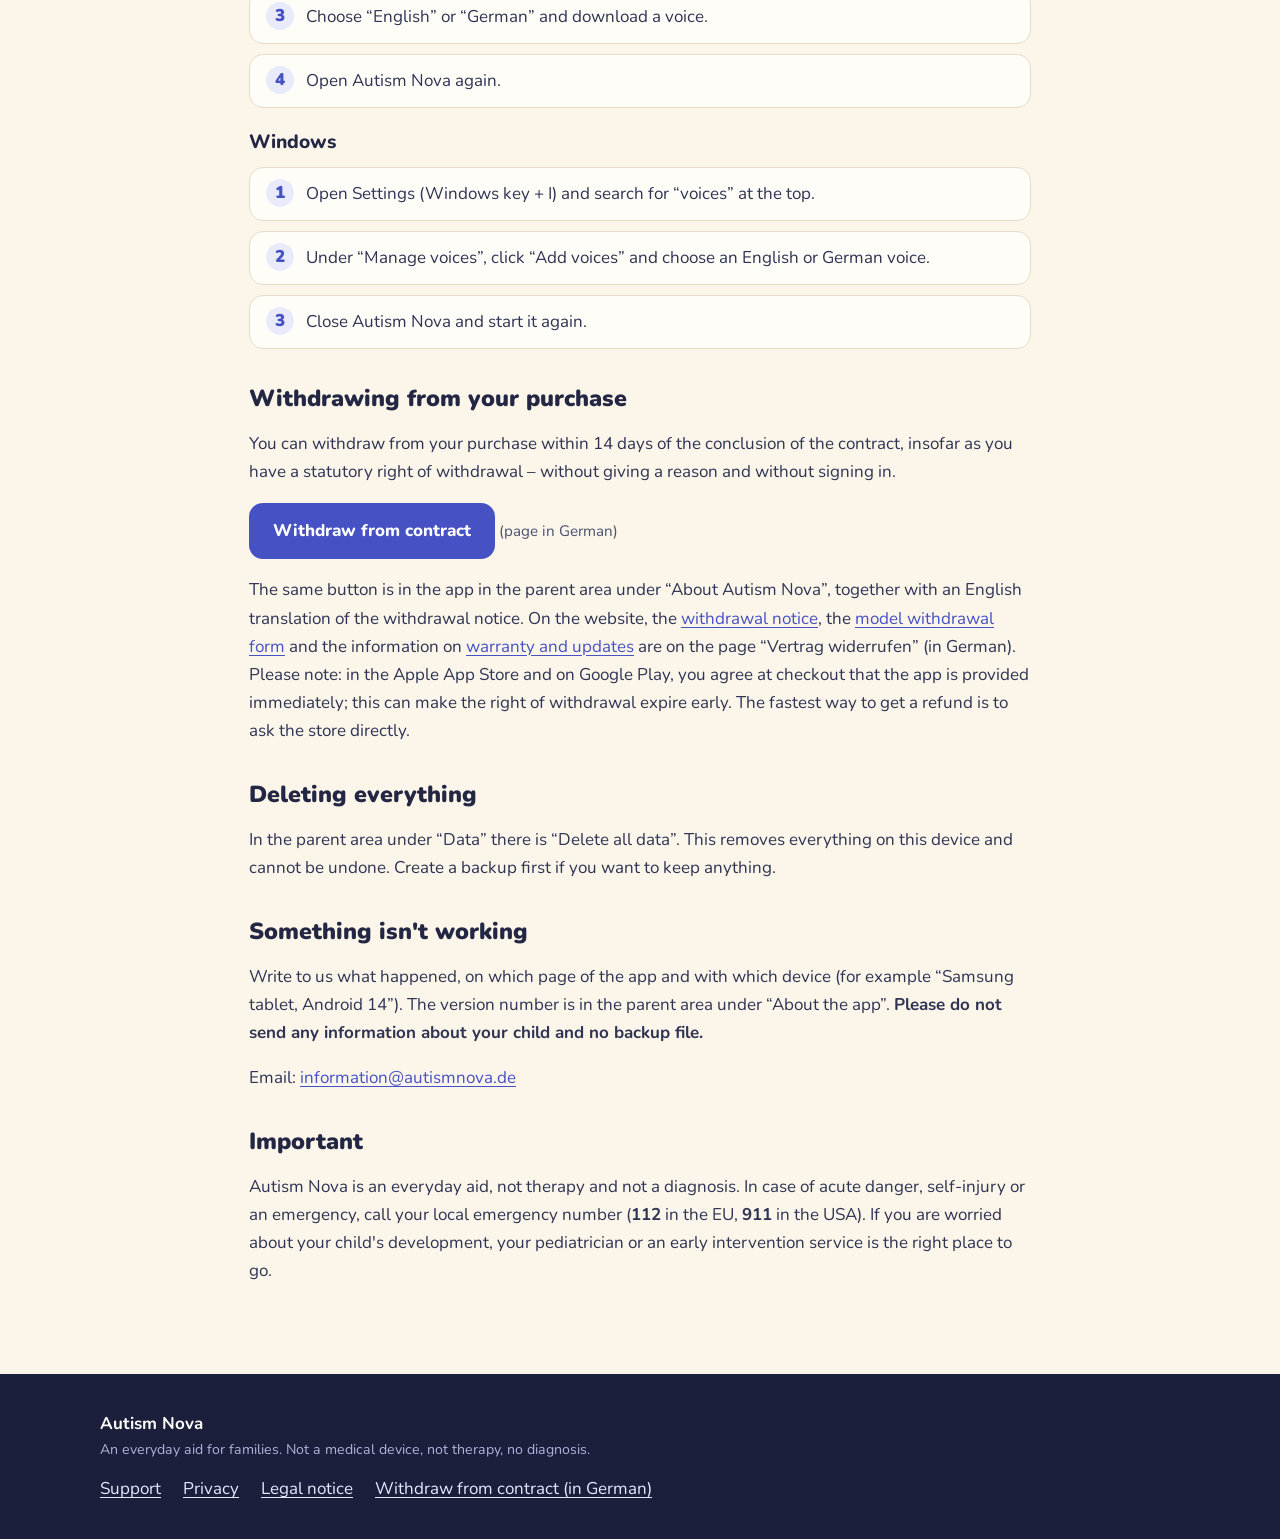
<file: en/support.html>
<!doctype html>
<html lang="en">
<head>
  <meta charset="utf-8">
  <meta name="viewport" content="width=device-width, initial-scale=1">
  <title>Support – Autism Nova</title>
  <meta name="description" content="Help with Autism Nova: backups and switching devices, changing the language, setting up the read-aloud voice, deleting data, reporting bugs.">
  <link rel="icon" href="../assets/img/favicon.png" type="image/png">
  <link rel="alternate" hreflang="de" href="https://autismnova.de/support.html">
  <link rel="alternate" hreflang="en" href="https://autismnova.de/en/support.html">
  <link rel="stylesheet" href="../assets/style.css">
</head>
<body>
  <a class="skip" href="#content">Skip to content</a>
  <header class="site-head">
    <div class="wrap">
      <a class="brand" href="index.html"><img src="../assets/img/icon-192.png" alt="" width="40" height="40">Autism Nova</a>
      <nav class="nav" aria-label="Main menu">
        <a href="index.html">Home</a>
        <a href="guides/index.html">Guides</a>
        <a href="support.html" aria-current="page">Support</a>
        <a href="privacy.html">Privacy</a>
        <a href="legal-notice.html">Legal notice</a>
        <a class="lang" href="../support.html" lang="de" hreflang="de">Deutsch</a>
      </nav>
    </div>
  </header>

  <main id="content" class="page">
    <div class="wrap prose">
      <h1>Support</h1>
      <p>Here is how to do the most common things in Autism Nova. You open the parent area with the house button at the top right: press and hold until the ring is full. A short tap opens nothing, so it stays closed to your child.</p>

      <h2>Switching devices: taking your data with you</h2>
      <p>All data is stored only on the device. If you switch devices or delete the app, it is gone – unless you created a backup first.</p>
      <ol class="steps">
        <li>On the old device: open the parent area, scroll down to <strong>“Data”</strong> and tap <strong>“Create backup”</strong>.</li>
        <li>Save the file or send it to yourself, for example to the Files app or by email. The file contains your entries in plain text: only give it to people you would also show the log to.</li>
        <li>Install Autism Nova on the new device, open the parent area, choose <strong>“Restore backup”</strong> under “Data” and select the file.</li>
        <li>The app first shows what is in it (date, name, number of entries). Nothing is overwritten until you tap “Replace now”.</li>
      </ol>
      <p>Every 30 days the app gently reminds you to make a new backup.</p>

      <h2>Changing the app's language</h2>
      <p>Autism Nova is available in English and in German. In the parent area there is a switch “Deutsch / English”. After switching, the app reloads. Your entries are kept. Learning progress in the ABC is saved separately for each language.</p>

      <h2>The read-aloud voice doesn't match the language or is missing</h2>
      <p>The voice comes from the device, not from the app. If nothing is read aloud or the voice does not match the chosen language (English or German):</p>
      <h3>Android</h3>
      <ol class="steps">
        <li>Open Settings.</li>
        <li>“System” → “Languages &amp; input” → “Text-to-speech output” (sometimes just “Speech”).</li>
        <li>Choose “Speech Services by Google” and install English or German under “Language”.</li>
        <li>Open Autism Nova again.</li>
      </ol>
      <h3>iPhone and iPad</h3>
      <ol class="steps">
        <li>Open Settings.</li>
        <li>“Accessibility” → “Spoken Content” → “Voices”.</li>
        <li>Choose “English” or “German” and download a voice.</li>
        <li>Open Autism Nova again.</li>
      </ol>
      <h3>Windows</h3>
      <ol class="steps">
        <li>Open Settings (Windows key + I) and search for “voices” at the top.</li>
        <li>Under “Manage voices”, click “Add voices” and choose an English or German voice.</li>
        <li>Close Autism Nova and start it again.</li>
      </ol>

      <h2>Withdrawing from your purchase</h2>
      <p>You can withdraw from your purchase within 14 days of the conclusion of the contract, insofar as you have a statutory right of withdrawal – without giving a reason and without signing in.</p>
      <p><a class="button" href="../widerruf.html" hreflang="de">Withdraw from contract</a> <span class="lang-note">(page in German)</span></p>
      <p>The same button is in the app in the parent area under “About Autism Nova”, together with an English translation of the withdrawal notice. On the website, the <a href="../widerruf.html#belehrung" hreflang="de">withdrawal notice</a>, the <a href="../widerruf.html#formular" hreflang="de">model withdrawal form</a> and the information on <a href="../widerruf.html#gewaehrleistung" hreflang="de">warranty and updates</a> are on the page “Vertrag widerrufen” (in German). Please note: in the Apple App Store and on Google Play, you agree at checkout that the app is provided immediately; this can make the right of withdrawal expire early. The fastest way to get a refund is to ask the store directly.</p>

      <h2>Deleting everything</h2>
      <p>In the parent area under “Data” there is “Delete all data”. This removes everything on this device and cannot be undone. Create a backup first if you want to keep anything.</p>

      <h2>Something isn't working</h2>
      <p>Write to us what happened, on which page of the app and with which device (for example “Samsung tablet, Android 14”). The version number is in the parent area under “About the app”. <strong>Please do not send any information about your child and no backup file.</strong></p>
      <p>Email: <a href="mailto:information@autismnova.de">information@autismnova.de</a></p>

      <h2>Important</h2>
      <p>Autism Nova is an everyday aid, not therapy and not a diagnosis. In case of acute danger, self-injury or an emergency, call your local emergency number (<strong>112</strong> in the EU, <strong>911</strong> in the USA). If you are worried about your child's development, your pediatrician or an early intervention service is the right place to go.</p>
    </div>
  </main>

  <footer class="site-foot">
    <div class="wrap">
      <div><strong style="color:#fff">Autism Nova</strong><small>An everyday aid for families. Not a medical device, not therapy, no diagnosis.</small></div>
      <nav aria-label="Legal"><a href="support.html">Support</a><a href="privacy.html">Privacy</a><a href="legal-notice.html">Legal notice</a><a class="foot-button" href="../widerruf.html" hreflang="de">Withdraw from contract (in German)</a></nav>
    </div>
  </footer>
</body>
</html>
</file>
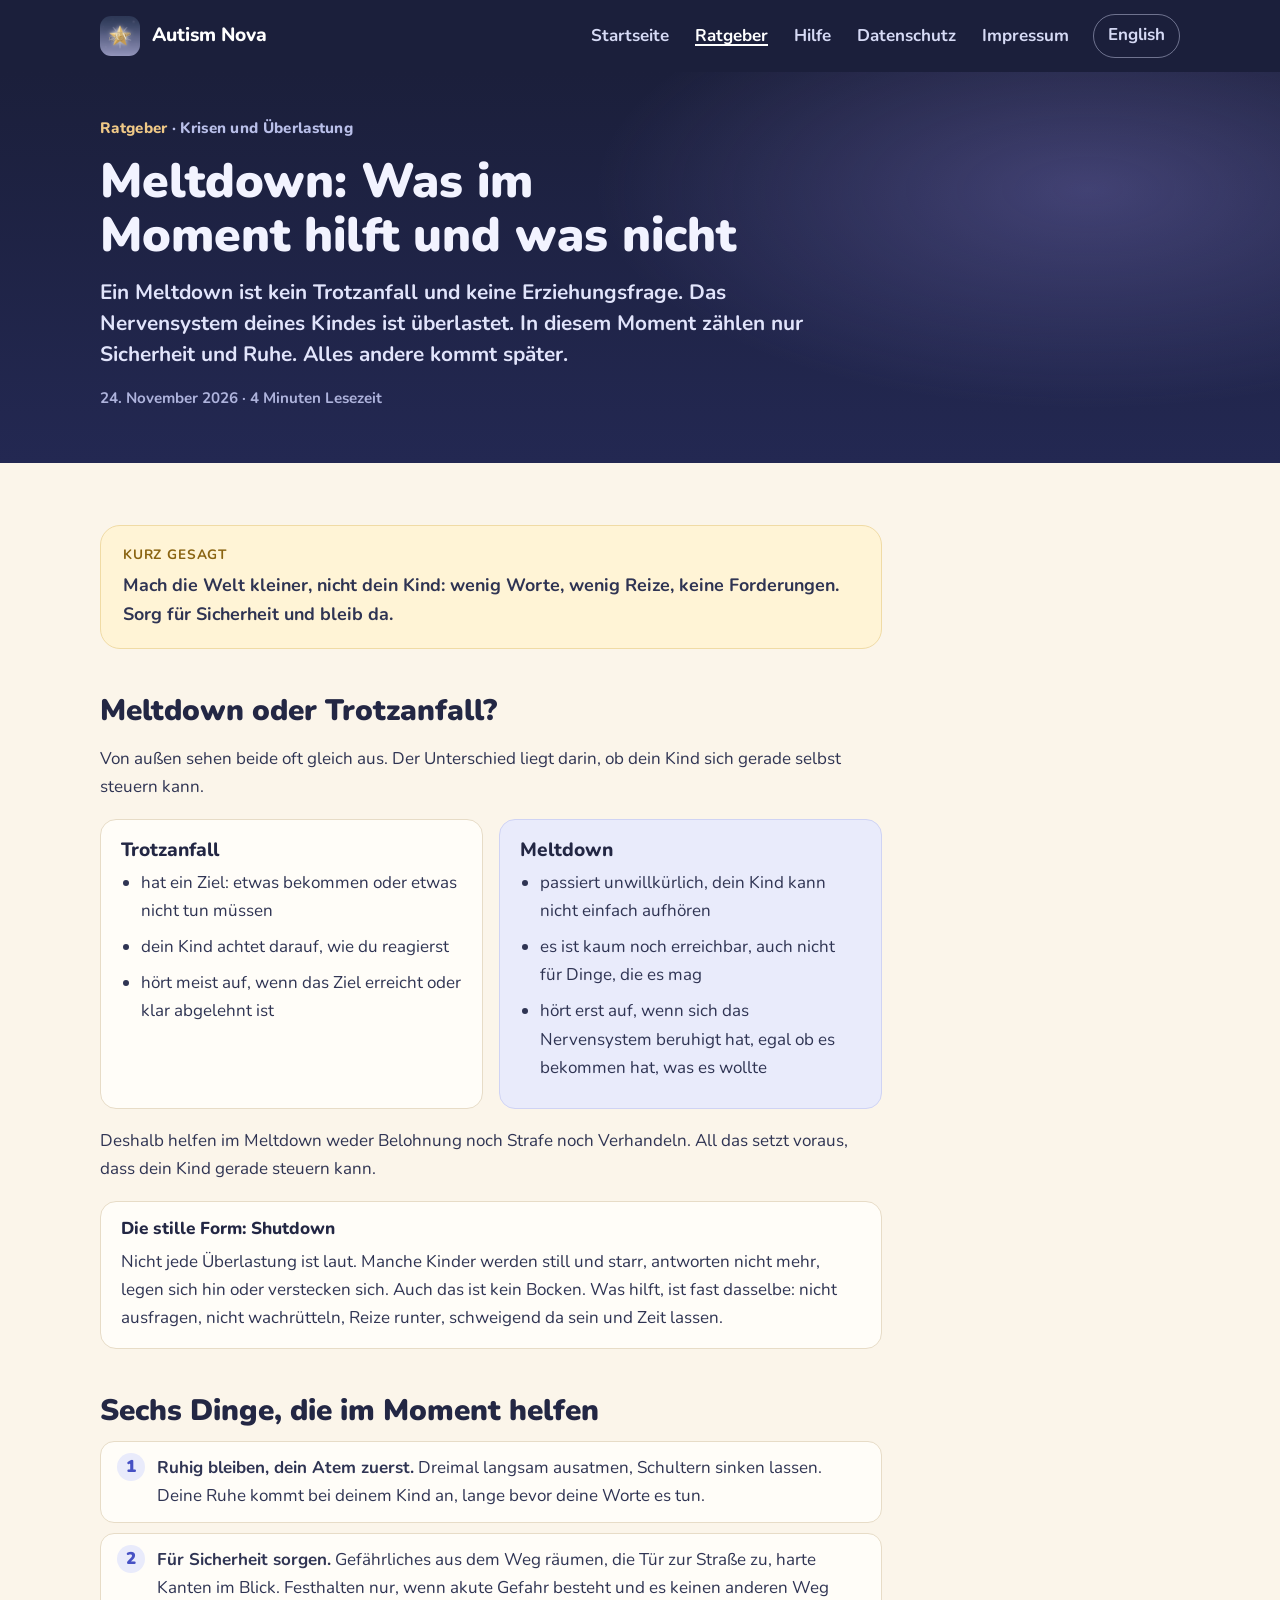
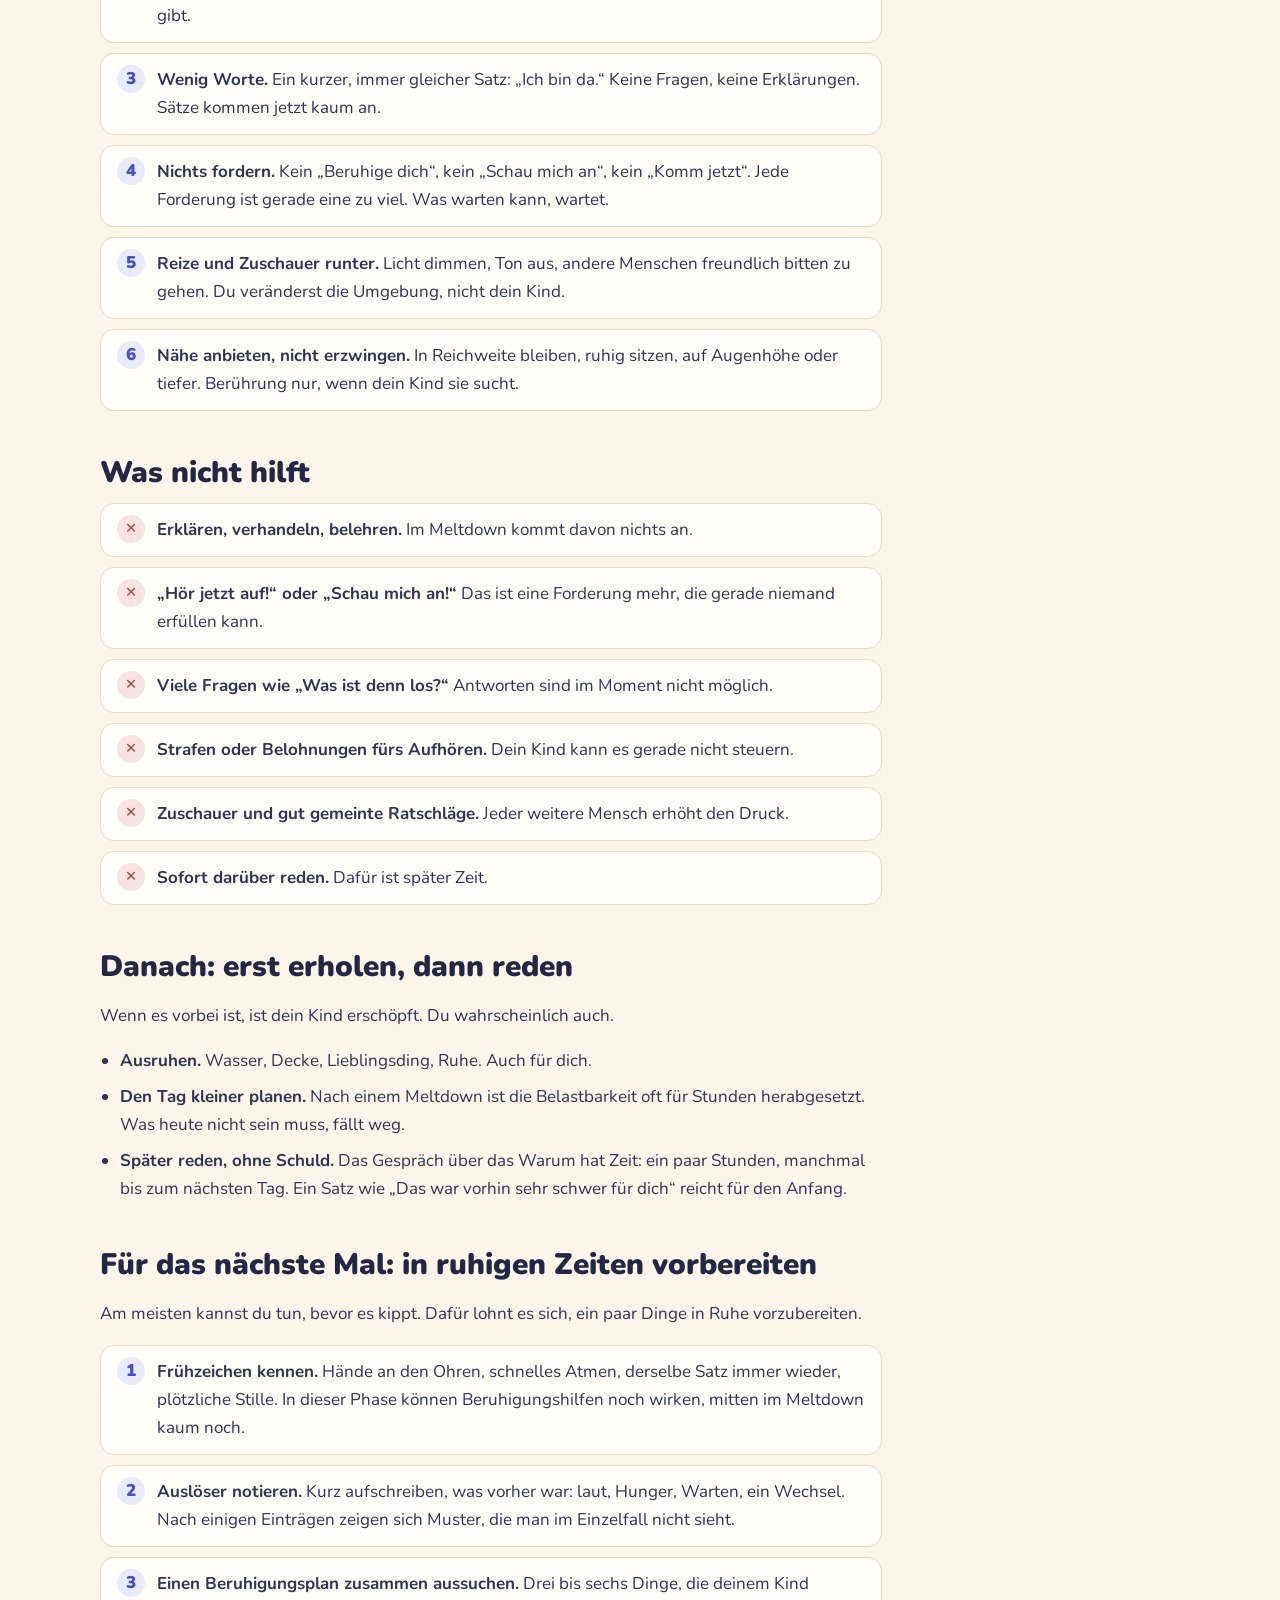
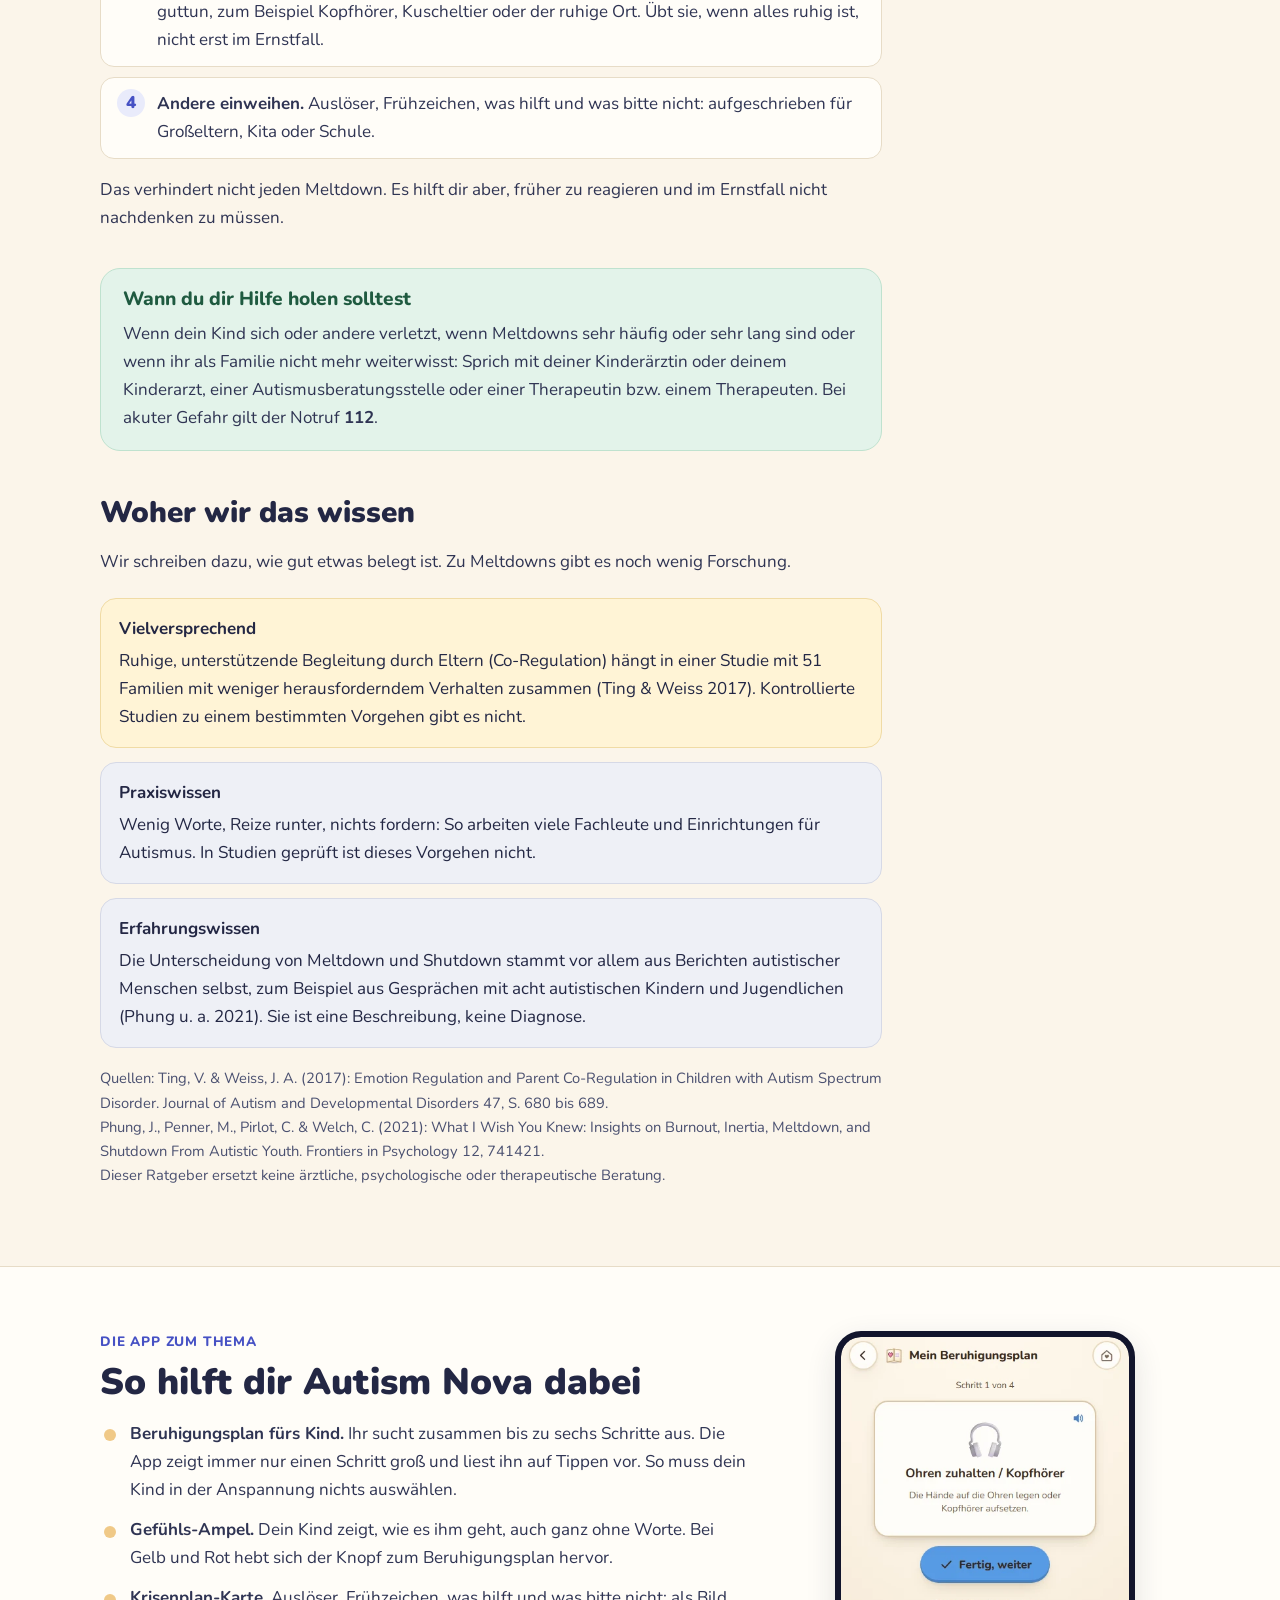
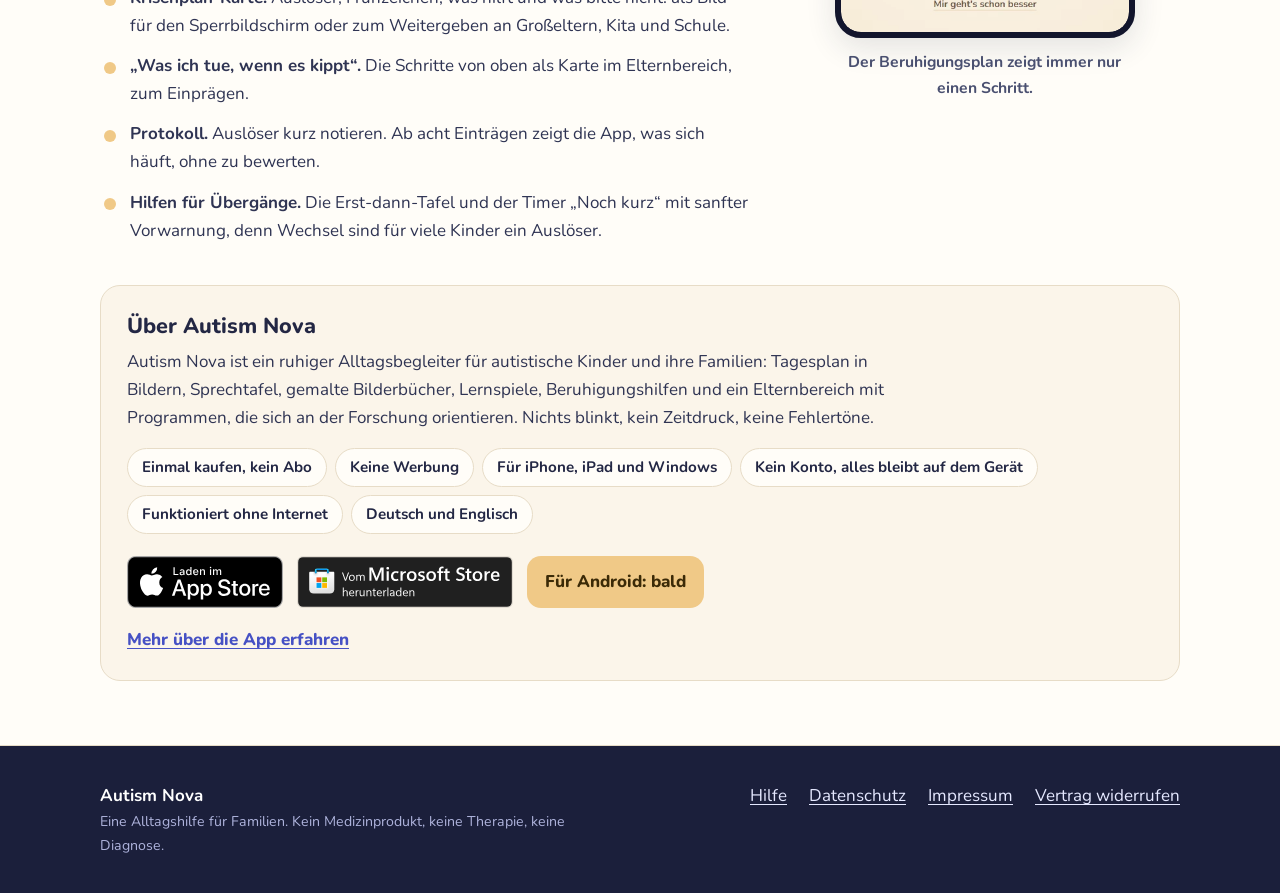
<file: ratgeber/meltdown.html>
<!doctype html>
<html lang="de">
<head>
  <meta charset="utf-8">
  <meta name="viewport" content="width=device-width, initial-scale=1">
  <title>Meltdown: Was im Moment hilft und was nicht | Autism Nova</title>
  <meta name="description" content="Ein Meltdown ist kein Trotzanfall, sondern Überlastung. Sechs Dinge, die im Moment helfen, was du besser lässt und wie es danach weitergeht. Kurz und sofort umsetzbar.">
  <meta name="theme-color" content="#1b1f3b">
  <meta property="og:title" content="Meltdown: Was im Moment hilft und was nicht">
  <meta property="og:description" content="Ein Meltdown ist kein Trotzanfall, sondern Überlastung. Sechs Dinge, die im Moment helfen, und was du besser lässt.">
  <meta property="og:type" content="article">
  <meta property="og:locale" content="de_DE">
  <meta property="og:locale:alternate" content="en_US">
  <meta property="og:image" content="https://autismnova.de/assets/img/icon-512.png">
  <meta property="og:url" content="https://autismnova.de/ratgeber/meltdown.html">
  <link rel="canonical" href="https://autismnova.de/ratgeber/meltdown.html">
  <link rel="icon" href="../assets/img/favicon.png" type="image/png">
  <link rel="apple-touch-icon" href="../assets/img/apple-touch-icon.png">
  <link rel="alternate" hreflang="de" href="https://autismnova.de/ratgeber/meltdown.html">
  <link rel="alternate" hreflang="en" href="https://autismnova.de/en/guides/meltdown.html">
  <link rel="stylesheet" href="../assets/style.css">
  <script type="application/ld+json">
  {
    "@context": "https://schema.org",
    "@type": "Article",
    "headline": "Meltdown: Was im Moment hilft und was nicht",
    "description": "Ein Meltdown ist kein Trotzanfall, sondern Überlastung. Sechs Dinge, die im Moment helfen, was du besser lässt und wie es danach weitergeht.",
    "inLanguage": "de",
    "datePublished": "2026-11-24",
    "dateModified": "2026-11-24",
    "image": "https://autismnova.de/assets/img/ratgeber/beruhigungsplan.webp",
    "mainEntityOfPage": "https://autismnova.de/ratgeber/meltdown.html",
    "author": { "@type": "Organization", "name": "Autism Nova", "url": "https://autismnova.de/" },
    "publisher": { "@type": "Organization", "name": "Autism Nova", "logo": { "@type": "ImageObject", "url": "https://autismnova.de/assets/img/icon-512.png" } }
  }
  </script>
</head>
<body>
  <a class="skip" href="#inhalt">Zum Inhalt springen</a>

  <header class="site-head">
    <div class="wrap">
      <a class="brand" href="../index.html"><img src="../assets/img/icon-192.png" alt="" width="40" height="40">Autism Nova</a>
      <nav class="nav" aria-label="Hauptmenü">
        <a href="../index.html">Startseite</a>
        <a href="index.html" aria-current="page">Ratgeber</a>
        <a href="../support.html">Hilfe</a>
        <a href="../datenschutz.html">Datenschutz</a>
        <a href="../impressum.html">Impressum</a>
        <a class="lang" href="../en/guides/meltdown.html" lang="en" hreflang="en">English</a>
      </nav>
    </div>
  </header>

  <main id="inhalt">
    <article>
      <header class="article-head">
        <div class="wrap">
          <p class="crumbs"><a href="index.html">Ratgeber</a> · Krisen und Überlastung</p>
          <h1>Meltdown: Was im Moment hilft und was nicht</h1>
          <p class="lead">Ein Meltdown ist kein Trotzanfall und keine Erziehungsfrage. Das Nervensystem deines Kindes ist überlastet. In diesem Moment zählen nur Sicherheit und Ruhe. Alles andere kommt später.</p>
          <p class="meta"><time datetime="2026-11-24">24. November 2026</time> · 4 Minuten Lesezeit</p>
        </div>
      </header>

      <div class="wrap article-body">
        <div class="prose">
          <p class="summary"><b>Kurz gesagt</b>Mach die Welt kleiner, nicht dein Kind: wenig Worte, wenig Reize, keine Forderungen. Sorg für Sicherheit und bleib da.</p>

          <h2>Meltdown oder Trotzanfall?</h2>
          <p>Von außen sehen beide oft gleich aus. Der Unterschied liegt darin, ob dein Kind sich gerade selbst steuern kann.</p>
          <div class="compare">
            <div>
              <h3>Trotzanfall</h3>
              <ul>
                <li>hat ein Ziel: etwas bekommen oder etwas nicht tun müssen</li>
                <li>dein Kind achtet darauf, wie du reagierst</li>
                <li>hört meist auf, wenn das Ziel erreicht oder klar abgelehnt ist</li>
              </ul>
            </div>
            <div class="m">
              <h3>Meltdown</h3>
              <ul>
                <li>passiert unwillkürlich, dein Kind kann nicht einfach aufhören</li>
                <li>es ist kaum noch erreichbar, auch nicht für Dinge, die es mag</li>
                <li>hört erst auf, wenn sich das Nervensystem beruhigt hat, egal ob es bekommen hat, was es wollte</li>
              </ul>
            </div>
          </div>
          <p>Deshalb helfen im Meltdown weder Belohnung noch Strafe noch Verhandeln. All das setzt voraus, dass dein Kind gerade steuern kann.</p>
          <div class="note">
            <h3>Die stille Form: Shutdown</h3>
            <p>Nicht jede Überlastung ist laut. Manche Kinder werden still und starr, antworten nicht mehr, legen sich hin oder verstecken sich. Auch das ist kein Bocken. Was hilft, ist fast dasselbe: nicht ausfragen, nicht wachrütteln, Reize runter, schweigend da sein und Zeit lassen.</p>
          </div>

          <h2>Sechs Dinge, die im Moment helfen</h2>
          <ol class="steps">
            <li><strong>Ruhig bleiben, dein Atem zuerst.</strong> Dreimal langsam ausatmen, Schultern sinken lassen. Deine Ruhe kommt bei deinem Kind an, lange bevor deine Worte es tun.</li>
            <li><strong>Für Sicherheit sorgen.</strong> Gefährliches aus dem Weg räumen, die Tür zur Straße zu, harte Kanten im Blick. Festhalten nur, wenn akute Gefahr besteht und es keinen anderen Weg gibt.</li>
            <li><strong>Wenig Worte.</strong> Ein kurzer, immer gleicher Satz: „Ich bin da.“ Keine Fragen, keine Erklärungen. Sätze kommen jetzt kaum an.</li>
            <li><strong>Nichts fordern.</strong> Kein „Beruhige dich“, kein „Schau mich an“, kein „Komm jetzt“. Jede Forderung ist gerade eine zu viel. Was warten kann, wartet.</li>
            <li><strong>Reize und Zuschauer runter.</strong> Licht dimmen, Ton aus, andere Menschen freundlich bitten zu gehen. Du veränderst die Umgebung, nicht dein Kind.</li>
            <li><strong>Nähe anbieten, nicht erzwingen.</strong> In Reichweite bleiben, ruhig sitzen, auf Augenhöhe oder tiefer. Berührung nur, wenn dein Kind sie sucht.</li>
          </ol>

          <h2>Was nicht hilft</h2>
          <ul class="dont-list">
            <li><strong>Erklären, verhandeln, belehren.</strong> Im Meltdown kommt davon nichts an.</li>
            <li><strong>„Hör jetzt auf!“ oder „Schau mich an!“</strong> Das ist eine Forderung mehr, die gerade niemand erfüllen kann.</li>
            <li><strong>Viele Fragen wie „Was ist denn los?“</strong> Antworten sind im Moment nicht möglich.</li>
            <li><strong>Strafen oder Belohnungen fürs Aufhören.</strong> Dein Kind kann es gerade nicht steuern.</li>
            <li><strong>Zuschauer und gut gemeinte Ratschläge.</strong> Jeder weitere Mensch erhöht den Druck.</li>
            <li><strong>Sofort darüber reden.</strong> Dafür ist später Zeit.</li>
          </ul>

          <h2>Danach: erst erholen, dann reden</h2>
          <p>Wenn es vorbei ist, ist dein Kind erschöpft. Du wahrscheinlich auch.</p>
          <ul>
            <li><strong>Ausruhen.</strong> Wasser, Decke, Lieblingsding, Ruhe. Auch für dich.</li>
            <li><strong>Den Tag kleiner planen.</strong> Nach einem Meltdown ist die Belastbarkeit oft für Stunden herabgesetzt. Was heute nicht sein muss, fällt weg.</li>
            <li><strong>Später reden, ohne Schuld.</strong> Das Gespräch über das Warum hat Zeit: ein paar Stunden, manchmal bis zum nächsten Tag. Ein Satz wie „Das war vorhin sehr schwer für dich“ reicht für den Anfang.</li>
          </ul>

          <h2>Für das nächste Mal: in ruhigen Zeiten vorbereiten</h2>
          <p>Am meisten kannst du tun, bevor es kippt. Dafür lohnt es sich, ein paar Dinge in Ruhe vorzubereiten.</p>
          <ol class="steps">
            <li><strong>Frühzeichen kennen.</strong> Hände an den Ohren, schnelles Atmen, derselbe Satz immer wieder, plötzliche Stille. In dieser Phase können Beruhigungshilfen noch wirken, mitten im Meltdown kaum noch.</li>
            <li><strong>Auslöser notieren.</strong> Kurz aufschreiben, was vorher war: laut, Hunger, Warten, ein Wechsel. Nach einigen Einträgen zeigen sich Muster, die man im Einzelfall nicht sieht.</li>
            <li><strong>Einen Beruhigungsplan zusammen aussuchen.</strong> Drei bis sechs Dinge, die deinem Kind guttun, zum Beispiel Kopfhörer, Kuscheltier oder der ruhige Ort. Übt sie, wenn alles ruhig ist, nicht erst im Ernstfall.</li>
            <li><strong>Andere einweihen.</strong> Auslöser, Frühzeichen, was hilft und was bitte nicht: aufgeschrieben für Großeltern, Kita oder Schule.</li>
          </ol>
          <p>Das verhindert nicht jeden Meltdown. Es hilft dir aber, früher zu reagieren und im Ernstfall nicht nachdenken zu müssen.</p>

          <div class="callout">
            <h3>Wann du dir Hilfe holen solltest</h3>
            <p>Wenn dein Kind sich oder andere verletzt, wenn Meltdowns sehr häufig oder sehr lang sind oder wenn ihr als Familie nicht mehr weiterwisst: Sprich mit deiner Kinderärztin oder deinem Kinderarzt, einer Autismusberatungsstelle oder einer Therapeutin bzw. einem Therapeuten. Bei akuter Gefahr gilt der Notruf <strong>112</strong>.</p>
          </div>

          <h2>Woher wir das wissen</h2>
          <p>Wir schreiben dazu, wie gut etwas belegt ist. Zu Meltdowns gibt es noch wenig Forschung.</p>
          <div class="evidence">
            <div class="y"><b>Vielversprechend</b>Ruhige, unterstützende Begleitung durch Eltern (Co-Regulation) hängt in einer Studie mit 51 Familien mit weniger herausforderndem Verhalten zusammen (Ting &amp; Weiss 2017). Kontrollierte Studien zu einem bestimmten Vorgehen gibt es nicht.</div>
            <div class="n"><b>Praxiswissen</b>Wenig Worte, Reize runter, nichts fordern: So arbeiten viele Fachleute und Einrichtungen für Autismus. In Studien geprüft ist dieses Vorgehen nicht.</div>
            <div class="n"><b>Erfahrungswissen</b>Die Unterscheidung von Meltdown und Shutdown stammt vor allem aus Berichten autistischer Menschen selbst, zum Beispiel aus Gesprächen mit acht autistischen Kindern und Jugendlichen (Phung u. a. 2021). Sie ist eine Beschreibung, keine Diagnose.</div>
          </div>
          <p class="small-print">Quellen: Ting, V. &amp; Weiss, J. A. (2017): Emotion Regulation and Parent Co-Regulation in Children with Autism Spectrum Disorder. Journal of Autism and Developmental Disorders 47, S. 680 bis 689.<br>Phung, J., Penner, M., Pirlot, C. &amp; Welch, C. (2021): What I Wish You Knew: Insights on Burnout, Inertia, Meltdown, and Shutdown From Autistic Youth. Frontiers in Psychology 12, 741421.<br>Dieser Ratgeber ersetzt keine ärztliche, psychologische oder therapeutische Beratung.</p>
        </div>
      </div>
    </article>

    <section class="alt" aria-labelledby="app-titel">
      <div class="wrap">
        <div class="app-grid">
          <div>
            <p class="eyebrow">Die App zum Thema</p>
            <h2 id="app-titel">So hilft dir Autism Nova dabei</h2>
            <ul class="app-points">
              <li><strong>Beruhigungsplan fürs Kind.</strong> Ihr sucht zusammen bis zu sechs Schritte aus. Die App zeigt immer nur einen Schritt groß und liest ihn auf Tippen vor. So muss dein Kind in der Anspannung nichts auswählen.</li>
              <li><strong>Gefühls-Ampel.</strong> Dein Kind zeigt, wie es ihm geht, auch ganz ohne Worte. Bei Gelb und Rot hebt sich der Knopf zum Beruhigungsplan hervor.</li>
              <li><strong>Krisenplan-Karte.</strong> Auslöser, Frühzeichen, was hilft und was bitte nicht: als Bild für den Sperrbildschirm oder zum Weitergeben an Großeltern, Kita und Schule.</li>
              <li><strong>„Was ich tue, wenn es kippt“.</strong> Die Schritte von oben als Karte im Elternbereich, zum Einprägen.</li>
              <li><strong>Protokoll.</strong> Auslöser kurz notieren. Ab acht Einträgen zeigt die App, was sich häuft, ohne zu bewerten.</li>
              <li><strong>Hilfen für Übergänge.</strong> Die Erst-dann-Tafel und der Timer „Noch kurz“ mit sanfter Vorwarnung, denn Wechsel sind für viele Kinder ein Auslöser.</li>
            </ul>
          </div>
          <figure class="screens">
            <div class="screen"><img src="../assets/img/ratgeber/beruhigungsplan.webp" width="440" height="450" alt="Der Beruhigungsplan in der App: oben „Schritt 1 von 4“, darunter eine große Karte mit Kopfhörern und dem Text „Ohren zuhalten / Kopfhörer“ und „Die Hände auf die Ohren legen oder Kopfhörer aufsetzen.“, darunter die Knöpfe „Fertig, weiter“ und „Mir geht's schon besser“."></div>
            <figcaption>Der Beruhigungsplan zeigt immer nur einen Schritt.</figcaption>
          </figure>
        </div>

        <div class="about">
          <h3>Über Autism Nova</h3>
          <p>Autism Nova ist ein ruhiger Alltagsbegleiter für autistische Kinder und ihre Familien: Tagesplan in Bildern, Sprechtafel, gemalte Bilderbücher, Lernspiele, Beruhigungshilfen und ein Elternbereich mit Programmen, die sich an der Forschung orientieren. Nichts blinkt, kein Zeitdruck, keine Fehlertöne.</p>
          <ul class="facts" aria-label="Eckdaten">
            <li>Einmal kaufen, kein Abo</li>
            <li>Keine Werbung</li>
            <li>Für iPhone, iPad und Windows</li>
            <li>Kein Konto, alles bleibt auf dem Gerät</li>
            <li>Funktioniert ohne Internet</li>
            <li>Deutsch und Englisch</li>
          </ul>
          <p class="badges">
            <a href="https://apps.apple.com/de/app/autism-nova/id6832225543" rel="noopener"><img src="../assets/img/badges/app-store-de.svg" width="156" height="52" alt="Laden im App Store"></a>
            <a href="https://apps.microsoft.com/detail/9NPQQLBJ37BP?hl=de-de&amp;gl=DE" rel="noopener"><img src="../assets/img/badges/microsoft-store-de.svg" width="216" height="52" alt="Vom Microsoft Store herunterladen"></a>
            <span class="status">Für Android: bald</span>
          </p>
          <p class="more-link"><a href="../index.html">Mehr über die App erfahren</a></p>
        </div>
      </div>
    </section>
  </main>

  <footer class="site-foot">
    <div class="wrap">
      <div>
        <strong style="color:#fff">Autism Nova</strong>
        <small>Eine Alltagshilfe für Familien. Kein Medizinprodukt, keine Therapie, keine Diagnose.</small>
      </div>
      <nav aria-label="Rechtliches">
        <a href="../support.html">Hilfe</a>
        <a href="../datenschutz.html">Datenschutz</a>
        <a href="../impressum.html">Impressum</a>
        <a class="foot-button" href="../widerruf.html">Vertrag widerrufen</a>
      </nav>
    </div>
  </footer>
</body>
</html>
</file>
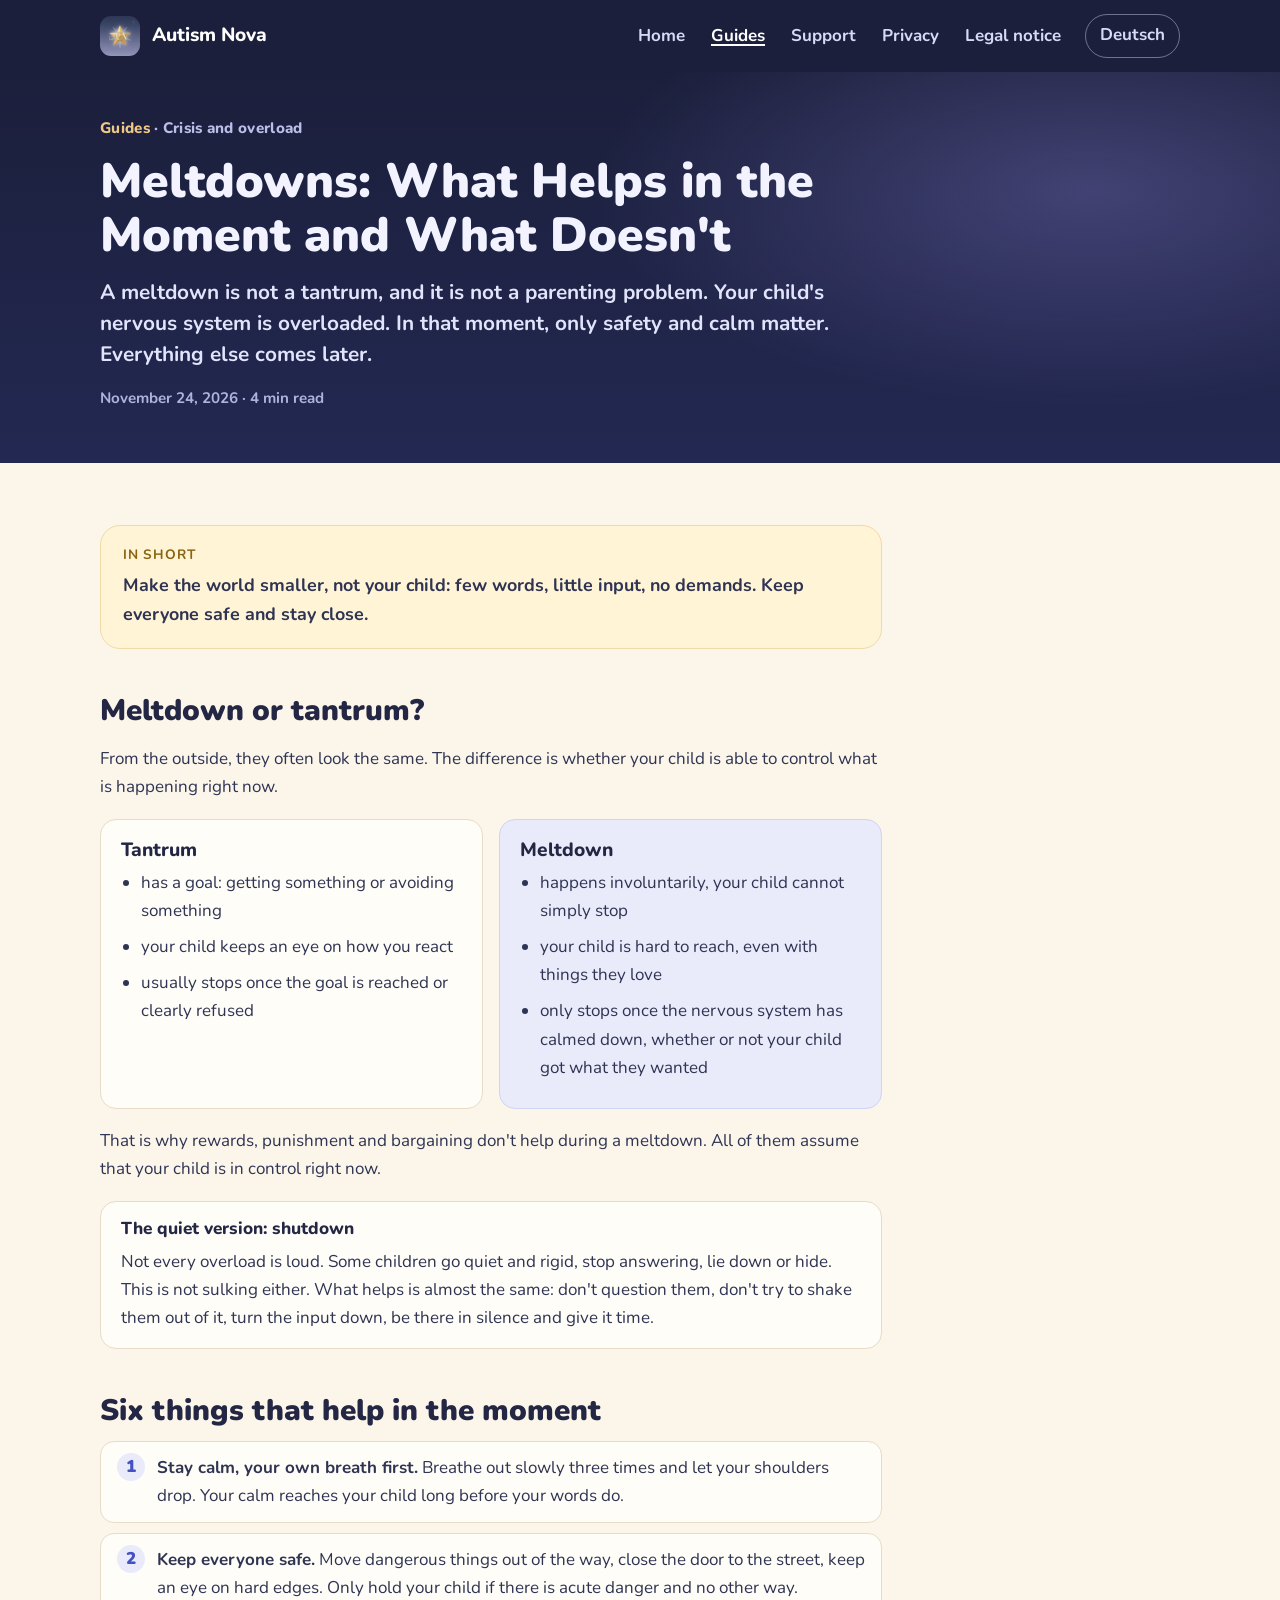
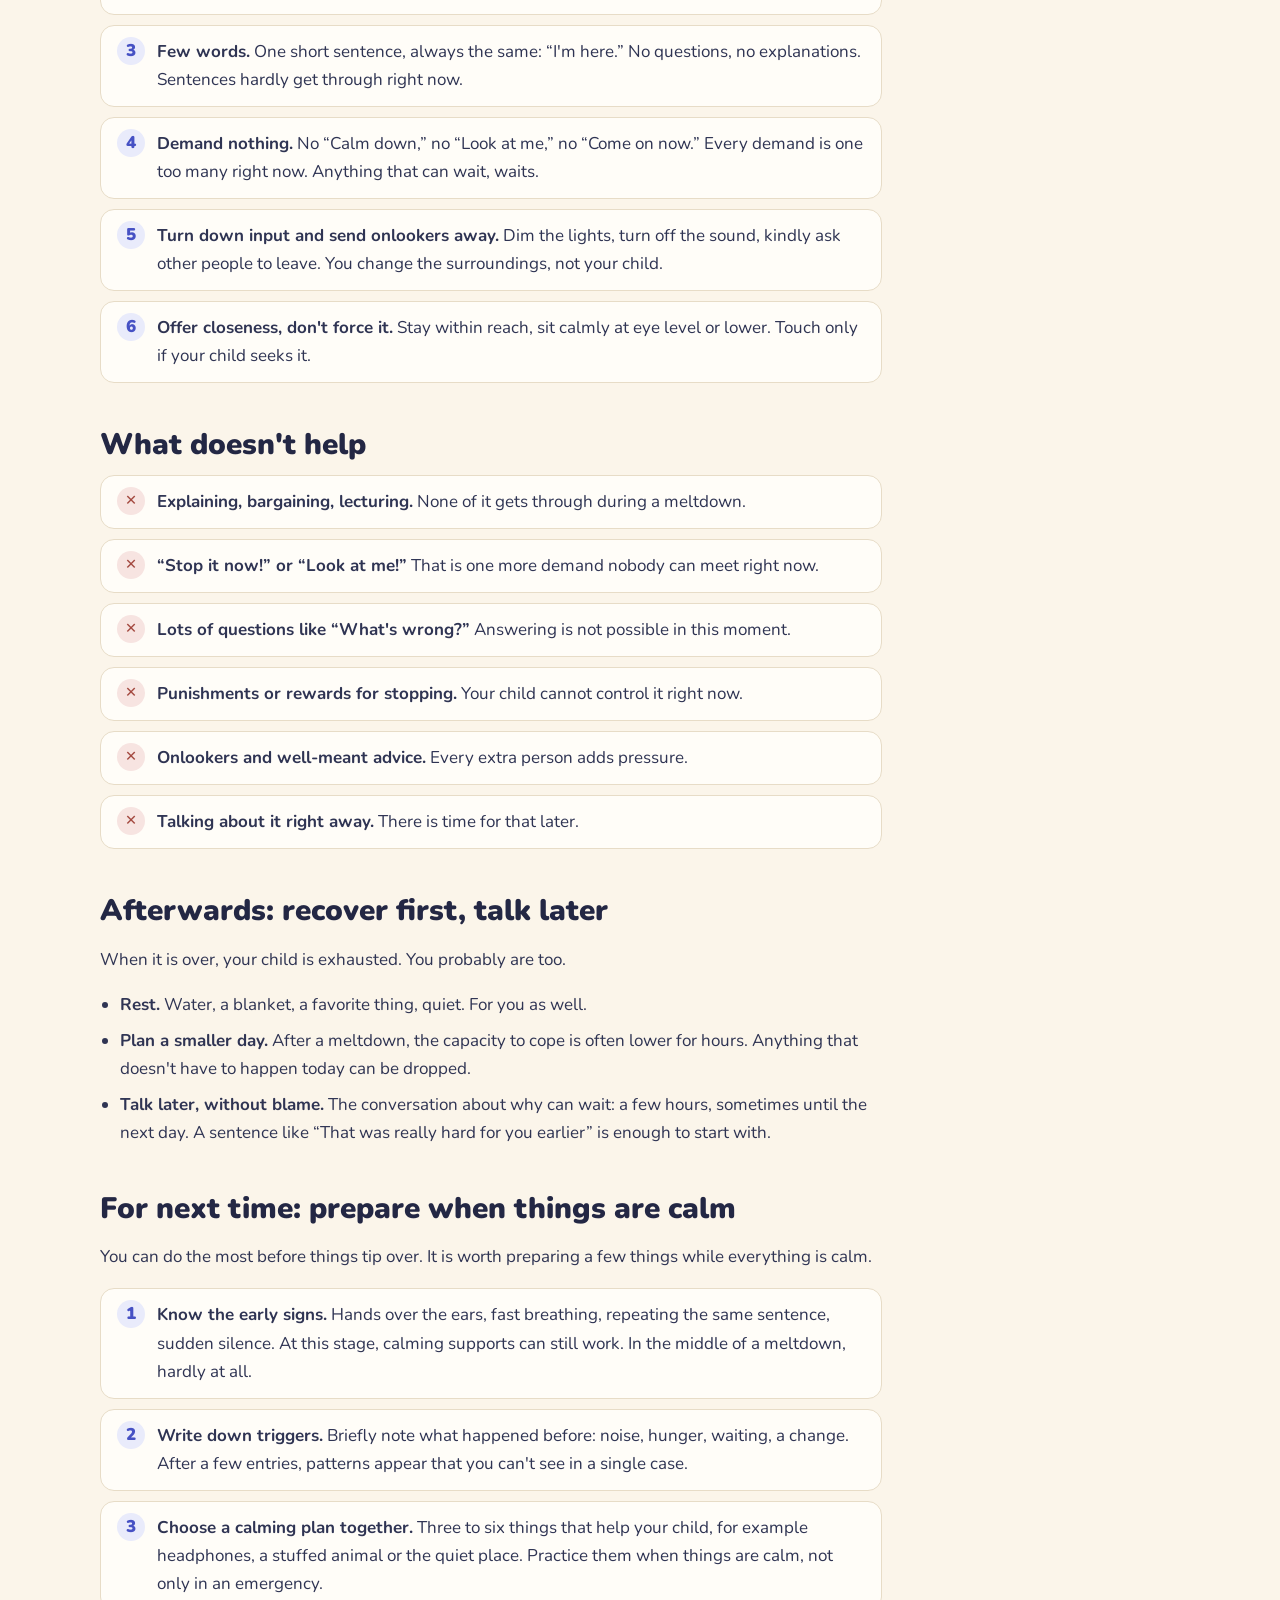
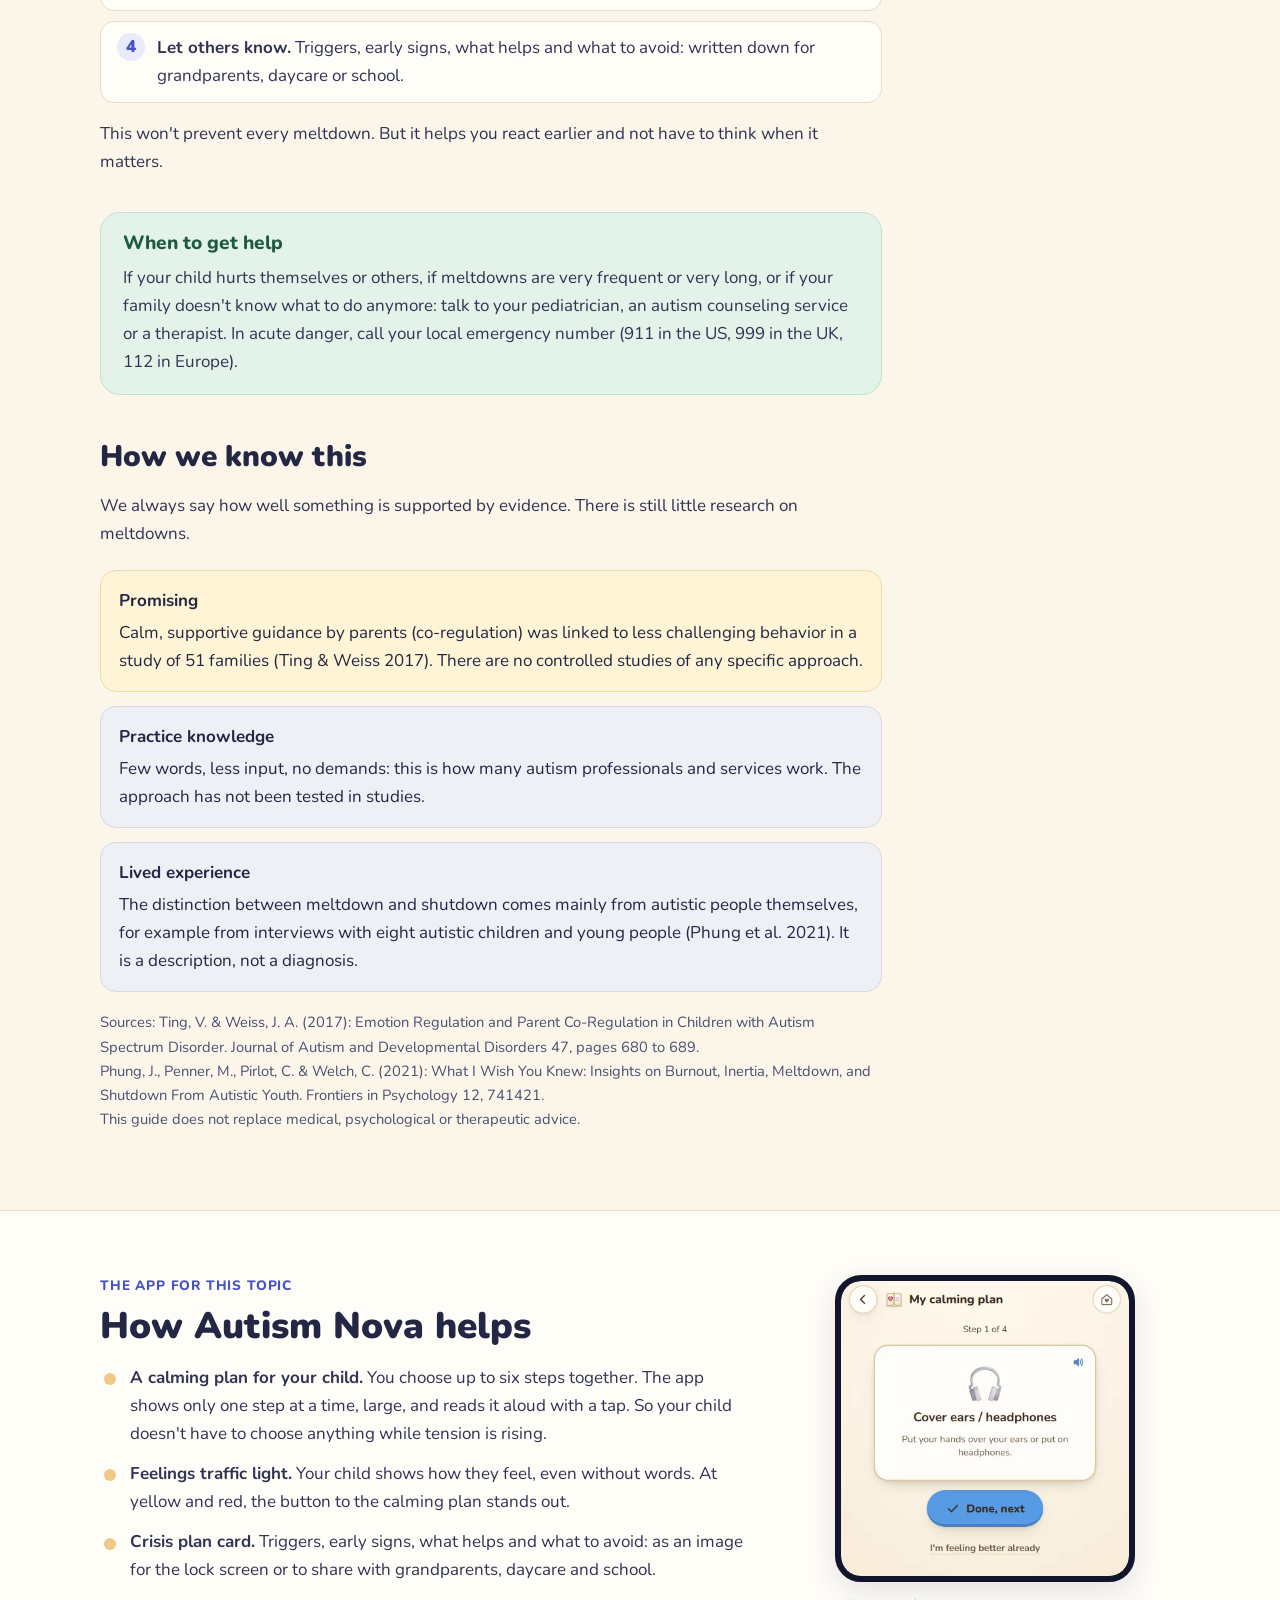
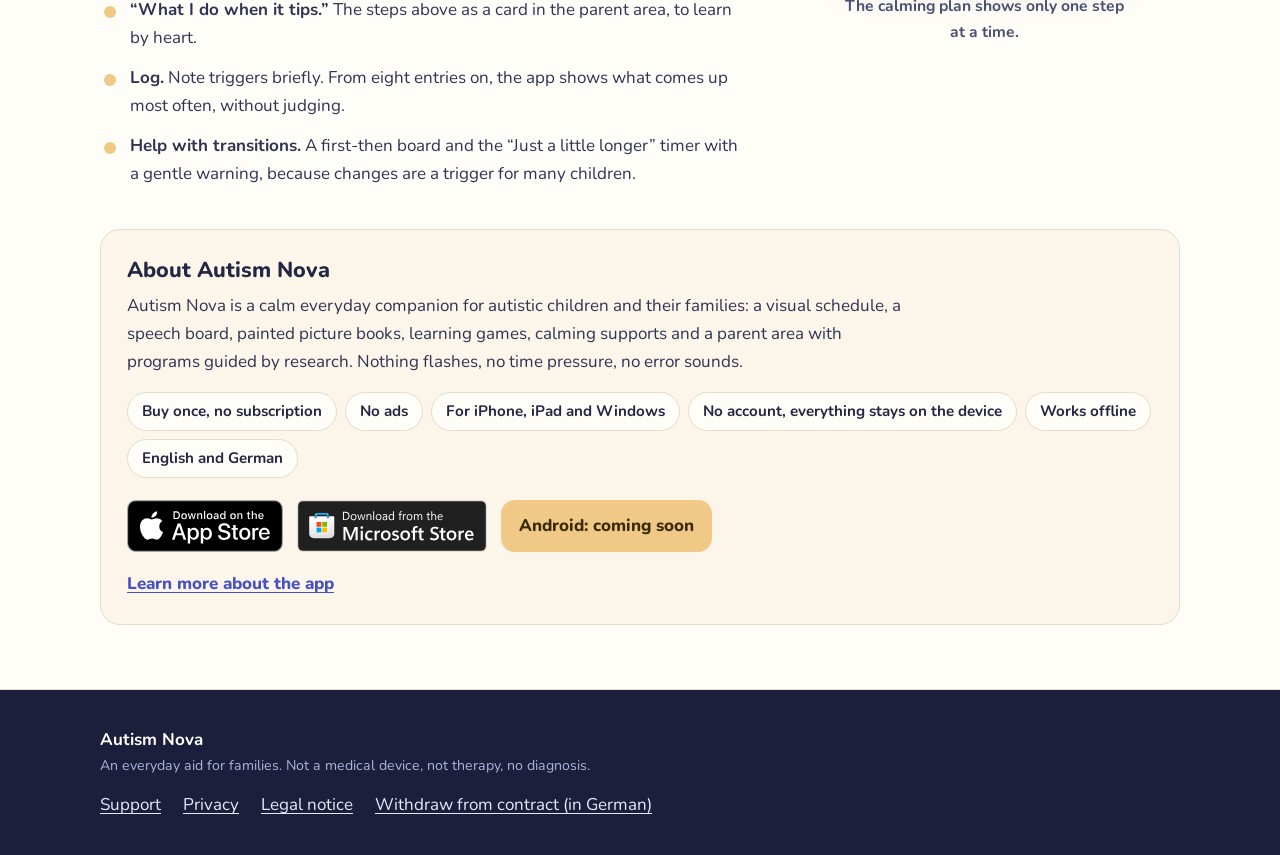
<file: en/guides/meltdown.html>
<!doctype html>
<html lang="en">
<head>
  <meta charset="utf-8">
  <meta name="viewport" content="width=device-width, initial-scale=1">
  <title>Meltdowns: What Helps in the Moment and What Doesn't | Autism Nova</title>
  <meta name="description" content="A meltdown is not a tantrum. It is overload. Six things that help in the moment, what to avoid and what comes afterwards. Short and ready to use.">
  <meta name="theme-color" content="#1b1f3b">
  <meta property="og:title" content="Meltdowns: What Helps in the Moment and What Doesn't">
  <meta property="og:description" content="A meltdown is not a tantrum. It is overload. Six things that help in the moment, and what to avoid.">
  <meta property="og:type" content="article">
  <meta property="og:locale" content="en_US">
  <meta property="og:locale:alternate" content="de_DE">
  <meta property="og:image" content="https://autismnova.de/assets/img/icon-512.png">
  <meta property="og:url" content="https://autismnova.de/en/guides/meltdown.html">
  <link rel="canonical" href="https://autismnova.de/en/guides/meltdown.html">
  <link rel="icon" href="../../assets/img/favicon.png" type="image/png">
  <link rel="apple-touch-icon" href="../../assets/img/apple-touch-icon.png">
  <link rel="alternate" hreflang="de" href="https://autismnova.de/ratgeber/meltdown.html">
  <link rel="alternate" hreflang="en" href="https://autismnova.de/en/guides/meltdown.html">
  <link rel="stylesheet" href="../../assets/style.css">
  <script type="application/ld+json">
  {
    "@context": "https://schema.org",
    "@type": "Article",
    "headline": "Meltdowns: What Helps in the Moment and What Doesn't",
    "description": "A meltdown is not a tantrum. It is overload. Six things that help in the moment, what to avoid and what comes afterwards.",
    "inLanguage": "en",
    "datePublished": "2026-11-24",
    "dateModified": "2026-11-24",
    "image": "https://autismnova.de/assets/img/ratgeber/calming-plan-en.webp",
    "mainEntityOfPage": "https://autismnova.de/en/guides/meltdown.html",
    "author": { "@type": "Organization", "name": "Autism Nova", "url": "https://autismnova.de/en/" },
    "publisher": { "@type": "Organization", "name": "Autism Nova", "logo": { "@type": "ImageObject", "url": "https://autismnova.de/assets/img/icon-512.png" } }
  }
  </script>
</head>
<body>
  <a class="skip" href="#content">Skip to content</a>

  <header class="site-head">
    <div class="wrap">
      <a class="brand" href="../index.html"><img src="../../assets/img/icon-192.png" alt="" width="40" height="40">Autism Nova</a>
      <nav class="nav" aria-label="Main menu">
        <a href="../index.html">Home</a>
        <a href="index.html" aria-current="page">Guides</a>
        <a href="../support.html">Support</a>
        <a href="../privacy.html">Privacy</a>
        <a href="../legal-notice.html">Legal notice</a>
        <a class="lang" href="../../ratgeber/meltdown.html" lang="de" hreflang="de">Deutsch</a>
      </nav>
    </div>
  </header>

  <main id="content">
    <article>
      <header class="article-head">
        <div class="wrap">
          <p class="crumbs"><a href="index.html">Guides</a> · Crisis and overload</p>
          <h1>Meltdowns: What Helps in the Moment and What Doesn't</h1>
          <p class="lead">A meltdown is not a tantrum, and it is not a parenting problem. Your child's nervous system is overloaded. In that moment, only safety and calm matter. Everything else comes later.</p>
          <p class="meta"><time datetime="2026-11-24">November 24, 2026</time> · 4 min read</p>
        </div>
      </header>

      <div class="wrap article-body">
        <div class="prose">
          <p class="summary"><b>In short</b>Make the world smaller, not your child: few words, little input, no demands. Keep everyone safe and stay close.</p>

          <h2>Meltdown or tantrum?</h2>
          <p>From the outside, they often look the same. The difference is whether your child is able to control what is happening right now.</p>
          <div class="compare">
            <div>
              <h3>Tantrum</h3>
              <ul>
                <li>has a goal: getting something or avoiding something</li>
                <li>your child keeps an eye on how you react</li>
                <li>usually stops once the goal is reached or clearly refused</li>
              </ul>
            </div>
            <div class="m">
              <h3>Meltdown</h3>
              <ul>
                <li>happens involuntarily, your child cannot simply stop</li>
                <li>your child is hard to reach, even with things they love</li>
                <li>only stops once the nervous system has calmed down, whether or not your child got what they wanted</li>
              </ul>
            </div>
          </div>
          <p>That is why rewards, punishment and bargaining don't help during a meltdown. All of them assume that your child is in control right now.</p>
          <div class="note">
            <h3>The quiet version: shutdown</h3>
            <p>Not every overload is loud. Some children go quiet and rigid, stop answering, lie down or hide. This is not sulking either. What helps is almost the same: don't question them, don't try to shake them out of it, turn the input down, be there in silence and give it time.</p>
          </div>

          <h2>Six things that help in the moment</h2>
          <ol class="steps">
            <li><strong>Stay calm, your own breath first.</strong> Breathe out slowly three times and let your shoulders drop. Your calm reaches your child long before your words do.</li>
            <li><strong>Keep everyone safe.</strong> Move dangerous things out of the way, close the door to the street, keep an eye on hard edges. Only hold your child if there is acute danger and no other way.</li>
            <li><strong>Few words.</strong> One short sentence, always the same: “I'm here.” No questions, no explanations. Sentences hardly get through right now.</li>
            <li><strong>Demand nothing.</strong> No “Calm down,” no “Look at me,” no “Come on now.” Every demand is one too many right now. Anything that can wait, waits.</li>
            <li><strong>Turn down input and send onlookers away.</strong> Dim the lights, turn off the sound, kindly ask other people to leave. You change the surroundings, not your child.</li>
            <li><strong>Offer closeness, don't force it.</strong> Stay within reach, sit calmly at eye level or lower. Touch only if your child seeks it.</li>
          </ol>

          <h2>What doesn't help</h2>
          <ul class="dont-list">
            <li><strong>Explaining, bargaining, lecturing.</strong> None of it gets through during a meltdown.</li>
            <li><strong>“Stop it now!” or “Look at me!”</strong> That is one more demand nobody can meet right now.</li>
            <li><strong>Lots of questions like “What's wrong?”</strong> Answering is not possible in this moment.</li>
            <li><strong>Punishments or rewards for stopping.</strong> Your child cannot control it right now.</li>
            <li><strong>Onlookers and well-meant advice.</strong> Every extra person adds pressure.</li>
            <li><strong>Talking about it right away.</strong> There is time for that later.</li>
          </ul>

          <h2>Afterwards: recover first, talk later</h2>
          <p>When it is over, your child is exhausted. You probably are too.</p>
          <ul>
            <li><strong>Rest.</strong> Water, a blanket, a favorite thing, quiet. For you as well.</li>
            <li><strong>Plan a smaller day.</strong> After a meltdown, the capacity to cope is often lower for hours. Anything that doesn't have to happen today can be dropped.</li>
            <li><strong>Talk later, without blame.</strong> The conversation about why can wait: a few hours, sometimes until the next day. A sentence like “That was really hard for you earlier” is enough to start with.</li>
          </ul>

          <h2>For next time: prepare when things are calm</h2>
          <p>You can do the most before things tip over. It is worth preparing a few things while everything is calm.</p>
          <ol class="steps">
            <li><strong>Know the early signs.</strong> Hands over the ears, fast breathing, repeating the same sentence, sudden silence. At this stage, calming supports can still work. In the middle of a meltdown, hardly at all.</li>
            <li><strong>Write down triggers.</strong> Briefly note what happened before: noise, hunger, waiting, a change. After a few entries, patterns appear that you can't see in a single case.</li>
            <li><strong>Choose a calming plan together.</strong> Three to six things that help your child, for example headphones, a stuffed animal or the quiet place. Practice them when things are calm, not only in an emergency.</li>
            <li><strong>Let others know.</strong> Triggers, early signs, what helps and what to avoid: written down for grandparents, daycare or school.</li>
          </ol>
          <p>This won't prevent every meltdown. But it helps you react earlier and not have to think when it matters.</p>

          <div class="callout">
            <h3>When to get help</h3>
            <p>If your child hurts themselves or others, if meltdowns are very frequent or very long, or if your family doesn't know what to do anymore: talk to your pediatrician, an autism counseling service or a therapist. In acute danger, call your local emergency number (911 in the US, 999 in the UK, 112 in Europe).</p>
          </div>

          <h2>How we know this</h2>
          <p>We always say how well something is supported by evidence. There is still little research on meltdowns.</p>
          <div class="evidence">
            <div class="y"><b>Promising</b>Calm, supportive guidance by parents (co-regulation) was linked to less challenging behavior in a study of 51 families (Ting &amp; Weiss 2017). There are no controlled studies of any specific approach.</div>
            <div class="n"><b>Practice knowledge</b>Few words, less input, no demands: this is how many autism professionals and services work. The approach has not been tested in studies.</div>
            <div class="n"><b>Lived experience</b>The distinction between meltdown and shutdown comes mainly from autistic people themselves, for example from interviews with eight autistic children and young people (Phung et al. 2021). It is a description, not a diagnosis.</div>
          </div>
          <p class="small-print">Sources: Ting, V. &amp; Weiss, J. A. (2017): Emotion Regulation and Parent Co-Regulation in Children with Autism Spectrum Disorder. Journal of Autism and Developmental Disorders 47, pages 680 to 689.<br>Phung, J., Penner, M., Pirlot, C. &amp; Welch, C. (2021): What I Wish You Knew: Insights on Burnout, Inertia, Meltdown, and Shutdown From Autistic Youth. Frontiers in Psychology 12, 741421.<br>This guide does not replace medical, psychological or therapeutic advice.</p>
        </div>
      </div>
    </article>

    <section class="alt" aria-labelledby="app-title">
      <div class="wrap">
        <div class="app-grid">
          <div>
            <p class="eyebrow">The app for this topic</p>
            <h2 id="app-title">How Autism Nova helps</h2>
            <ul class="app-points">
              <li><strong>A calming plan for your child.</strong> You choose up to six steps together. The app shows only one step at a time, large, and reads it aloud with a tap. So your child doesn't have to choose anything while tension is rising.</li>
              <li><strong>Feelings traffic light.</strong> Your child shows how they feel, even without words. At yellow and red, the button to the calming plan stands out.</li>
              <li><strong>Crisis plan card.</strong> Triggers, early signs, what helps and what to avoid: as an image for the lock screen or to share with grandparents, daycare and school.</li>
              <li><strong>“What I do when it tips.”</strong> The steps above as a card in the parent area, to learn by heart.</li>
              <li><strong>Log.</strong> Note triggers briefly. From eight entries on, the app shows what comes up most often, without judging.</li>
              <li><strong>Help with transitions.</strong> A first-then board and the “Just a little longer” timer with a gentle warning, because changes are a trigger for many children.</li>
            </ul>
          </div>
          <figure class="screens">
            <div class="screen"><img src="../../assets/img/ratgeber/calming-plan-en.webp" width="440" height="450" alt="The calming plan in the app: “Step 1 of 4” at the top, below it a large card with headphones and the text “Cover ears / headphones” and “Put your hands over your ears or put on headphones.”, below that the buttons “Done, next” and “I'm feeling better already”."></div>
            <figcaption>The calming plan shows only one step at a time.</figcaption>
          </figure>
        </div>

        <div class="about">
          <h3>About Autism Nova</h3>
          <p>Autism Nova is a calm everyday companion for autistic children and their families: a visual schedule, a speech board, painted picture books, learning games, calming supports and a parent area with programs guided by research. Nothing flashes, no time pressure, no error sounds.</p>
          <ul class="facts" aria-label="Key facts">
            <li>Buy once, no subscription</li>
            <li>No ads</li>
            <li>For iPhone, iPad and Windows</li>
            <li>No account, everything stays on the device</li>
            <li>Works offline</li>
            <li>English and German</li>
          </ul>
          <p class="badges">
            <a href="https://apps.apple.com/us/app/autism-nova/id6832225543" rel="noopener"><img src="../../assets/img/badges/app-store-en.svg" width="156" height="52" alt="Download on the App Store"></a>
            <a href="https://apps.microsoft.com/detail/9NPQQLBJ37BP" rel="noopener"><img src="../../assets/img/badges/microsoft-store-en.svg" width="190" height="52" alt="Download from the Microsoft Store"></a>
            <span class="status">Android: coming soon</span>
          </p>
          <p class="more-link"><a href="../index.html">Learn more about the app</a></p>
        </div>
      </div>
    </section>
  </main>

  <footer class="site-foot">
    <div class="wrap">
      <div>
        <strong style="color:#fff">Autism Nova</strong>
        <small>An everyday aid for families. Not a medical device, not therapy, no diagnosis.</small>
      </div>
      <nav aria-label="Legal">
        <a href="../support.html">Support</a>
        <a href="../privacy.html">Privacy</a>
        <a href="../legal-notice.html">Legal notice</a>
        <a class="foot-button" href="../../widerruf.html" hreflang="de">Withdraw from contract (in German)</a>
      </nav>
    </div>
  </footer>
</body>
</html>
</file>
<file: assets/style.css>
/* Autism Nova - Website (2026-10-28). Reines CSS, keine Skripte, keine externen
   Dateien: Schrift Nunito liegt lokal (SIL Open Font License, assets/fonts/OFL.txt).
   Ruhig wie die App: warmes Papier, tiefes Nachtblau, ein Akzent. */

@font-face {
  font-family: "Nunito";
  font-style: normal;
  font-weight: 200 1000;
  font-display: swap;
  src: url("fonts/Nunito-latin.woff2") format("woff2");
  unicode-range: U+0000-00FF, U+0131, U+0152-0153, U+02BB-02BC, U+02C6, U+02DA, U+02DC, U+2000-206F, U+20AC, U+2122, U+2191, U+2193, U+2212, U+2215, U+FEFF, U+FFFD;
}
@font-face {
  font-family: "Nunito";
  font-style: normal;
  font-weight: 200 1000;
  font-display: swap;
  src: url("fonts/Nunito-latin-ext.woff2") format("woff2");
  unicode-range: U+0100-02BA, U+02BD-02C5, U+02C7-02CC, U+02CE-02D7, U+02DD-02FF, U+1D00-1DBF, U+1E00-1E9F, U+1EF2-1EFF, U+2020, U+20A0-20AB, U+20AD-20C0, U+2113, U+2C60-2C7F, U+A720-A7FF;
}

:root {
  --bg: #fbf5ea;
  --surface: #fffdf8;
  --ink: #232744;
  --ink-2: #4a5070;
  --line: #e7dcc7;
  --accent: #4651c4;
  --accent-ink: #ffffff;
  --accent-soft: #e9ebfb;
  --night: #1b1f3b;
  --night-2: #2a2f5a;
  --gold: #f0c987;
  --green: #2f7d5b;
  --green-soft: #e3f3ea;
  --warn-bg: #fff2c2;
  --radius: 20px;
  --shadow: 0 10px 30px rgba(35, 39, 68, 0.12);
  --wrap: 1080px;
}

* { box-sizing: border-box; }

html { -webkit-text-size-adjust: 100%; scroll-behavior: smooth; }

body {
  margin: 0;
  font-family: "Nunito", system-ui, -apple-system, "Segoe UI", sans-serif;
  font-size: 1.0625rem;
  line-height: 1.65;
  color: var(--ink);
  background: var(--bg);
}

@media (prefers-reduced-motion: reduce) {
  html { scroll-behavior: auto; }
  * { transition: none !important; animation: none !important; }
}

img { max-width: 100%; height: auto; display: block; }

a { color: var(--accent); text-underline-offset: 3px; }
a:hover { text-decoration-thickness: 2px; }

:focus-visible { outline: 3px solid var(--accent); outline-offset: 3px; border-radius: 6px; }

.skip {
  position: absolute; left: 12px; top: -60px; z-index: 100;
  background: var(--accent); color: var(--accent-ink); padding: 10px 16px; border-radius: 10px;
}
.skip:focus { top: 12px; }

.wrap { width: min(var(--wrap), 100% - 40px); margin-inline: auto; }

/* ---------- Kopf ---------- */
.site-head { background: var(--night); color: #eceefc; }
.site-head .wrap { display: flex; align-items: center; justify-content: space-between; gap: 16px; padding-block: 14px; flex-wrap: wrap; }
.brand { display: inline-flex; align-items: center; gap: 12px; color: #fff; text-decoration: none; font-weight: 800; font-size: 1.2rem; }
.brand img { width: 40px; height: 40px; border-radius: 11px; }
.nav { display: flex; gap: 6px 22px; flex-wrap: wrap; }
.nav a { color: #d6daf5; text-decoration: none; font-weight: 700; padding: 8px 2px; }
.nav a:hover, .nav a[aria-current="page"] { color: #fff; text-decoration: underline; text-decoration-thickness: 2px; }
/* Sprach-Umschalter (2026-11-09): eigene Pille, damit er neben den Menüpunkten als Schalter erkennbar ist */
.nav a.lang { border: 1.5px solid rgba(214, 218, 245, .45); border-radius: 999px; padding: 6px 14px; }
.nav a.lang:hover { border-color: #fff; text-decoration: none; }
.lang-note { font-size: .95rem; color: var(--ink-2); }

/* ---------- Held ---------- */
.hero {
  background:
    radial-gradient(60% 70% at 78% 40%, rgba(150, 140, 230, 0.35), transparent 70%),
    linear-gradient(180deg, var(--night) 0%, #232852 100%);
  color: #f2f3ff;
  padding-block: 56px 72px;
  overflow: hidden;
}
.hero .wrap { display: grid; grid-template-columns: 1.15fr 0.85fr; gap: 40px; align-items: center; }
.hero h1 { font-size: clamp(2.3rem, 5.5vw, 3.6rem); line-height: 1.08; margin: 0 0 14px; font-weight: 900; letter-spacing: -0.01em; }
.hero .lead { font-size: clamp(1.15rem, 2.4vw, 1.4rem); line-height: 1.45; color: #e1e4fb; margin: 0 0 14px; font-weight: 700; }
.hero p { color: #cfd3f2; margin: 0 0 22px; max-width: 34em; }
.chips { display: flex; flex-wrap: wrap; gap: 8px; margin: 0 0 24px; padding: 0; list-style: none; }
.chips li { background: rgba(255, 255, 255, 0.12); border: 1px solid rgba(255, 255, 255, 0.22); border-radius: 999px; padding: 6px 14px; font-weight: 700; font-size: 0.95rem; color: #f0f1ff; }
.store-links { display: flex; flex-wrap: wrap; align-items: center; gap: 12px 16px; margin: 0; }
.status {
  display: inline-block; background: var(--gold); color: #3b2a07; border-radius: 14px;
  padding: 12px 18px; font-weight: 800;
}
.hero-phone { justify-self: center; }

.phone {
  width: min(250px, 62vw);
  border: 8px solid #12152c;
  border-radius: 38px;
  background: #12152c;
  box-shadow: var(--shadow);
  overflow: hidden;
}
.phone img { width: 100%; border-radius: 28px; }
.hero .phone { box-shadow: 0 24px 60px rgba(0, 0, 0, 0.45); }

/* ---------- Abschnitte ---------- */
section { padding-block: 64px; }
section.alt { background: var(--surface); border-block: 1px solid var(--line); }
h2 { font-size: clamp(1.7rem, 3.6vw, 2.3rem); line-height: 1.2; margin: 0 0 12px; font-weight: 900; }
h3 { font-size: 1.2rem; line-height: 1.3; margin: 0 0 8px; font-weight: 800; }
.intro { color: var(--ink-2); max-width: 40em; margin: 0 0 30px; font-size: 1.12rem; }

.cards { display: grid; gap: 18px; grid-template-columns: repeat(auto-fill, minmax(280px, 1fr)); }
.card { background: var(--surface); border: 1px solid var(--line); border-radius: var(--radius); padding: 22px 22px 20px; }
section.alt .card { background: var(--bg); }
.card .tag { display: inline-block; font-size: 0.82rem; font-weight: 800; letter-spacing: 0.04em; text-transform: uppercase; color: var(--accent); margin-bottom: 6px; }
.card p { margin: 0; color: var(--ink-2); }
.card ul { margin: 8px 0 0; padding-left: 1.2em; color: var(--ink-2); }

.split { display: grid; grid-template-columns: 1fr 1fr; gap: 28px; }
.panel { border-radius: var(--radius); padding: 26px; border: 1px solid var(--line); background: var(--surface); }
.panel h3 { font-size: 1.35rem; }
.panel.kid { background: #fff7e3; border-color: #f0dba5; }
.panel.parent { background: var(--accent-soft); border-color: #cfd3f4; }
.panel ul { margin: 10px 0 0; padding-left: 1.2em; }
.panel li { margin-bottom: 8px; }
.panel li strong { font-weight: 800; }

.shots { display: flex; gap: 22px; overflow-x: auto; padding: 8px 4px 22px; scroll-snap-type: x proximity; -webkit-overflow-scrolling: touch; }
.shots figure { margin: 0; flex: 0 0 auto; scroll-snap-align: start; text-align: center; }
.shots figcaption { margin-top: 12px; font-weight: 700; color: var(--ink-2); font-size: 0.98rem; }
.shots .phone { width: 220px; }

.gallery { display: grid; gap: 22px; grid-template-columns: repeat(auto-fit, minmax(290px, 1fr)); }
.gallery figure { margin: 0; background: var(--bg); border: 1px solid var(--line); border-radius: var(--radius); overflow: hidden; box-shadow: var(--shadow); }
.gallery img { width: 100%; aspect-ratio: 4 / 3; object-fit: cover; background: var(--accent-soft); }
.gallery figcaption { padding: 14px 18px 16px; color: var(--ink-2); }
.gallery figcaption strong { display: block; color: var(--ink); font-weight: 800; margin-bottom: 2px; }

.values { display: grid; gap: 18px; grid-template-columns: repeat(auto-fit, minmax(240px, 1fr)); }
.value { padding: 4px 4px 0; }
.value h3 { display: flex; align-items: center; gap: 10px; }
.value .dot { width: 14px; height: 14px; border-radius: 50%; background: var(--gold); flex: none; }
.value p { margin: 0; color: var(--ink-2); }

.evidence { display: grid; gap: 14px; grid-template-columns: repeat(auto-fit, minmax(240px, 1fr)); margin-top: 22px; }
.evidence div { border-radius: 16px; padding: 16px 18px; border: 1px solid var(--line); background: var(--surface); }
.evidence b { display: block; margin-bottom: 4px; }
.evidence .g { background: var(--green-soft); border-color: #bfe2cf; }
.evidence .y { background: #fff4d6; border-color: #f0dba5; }
.evidence .n { background: #eef0f6; border-color: #d6d9e6; }

.privacy-list { list-style: none; margin: 0; padding: 0; display: grid; gap: 12px; }
.privacy-list li { background: var(--surface); border: 1px solid var(--line); border-radius: 16px; padding: 14px 18px 14px 52px; position: relative; }
.privacy-list li::before { content: "✓"; position: absolute; left: 18px; top: 13px; width: 24px; height: 24px; border-radius: 50%; background: var(--green-soft); color: var(--green); font-weight: 900; display: grid; place-items: center; font-size: 0.95rem; }

details { background: var(--surface); border: 1px solid var(--line); border-radius: 16px; padding: 4px 20px; margin-bottom: 12px; }
details[open] { padding-bottom: 14px; }
summary { cursor: pointer; font-weight: 800; padding: 14px 0; list-style-position: outside; }
details p { margin: 0 0 8px; color: var(--ink-2); }

.button {
  display: inline-block; background: var(--accent); color: var(--accent-ink); text-decoration: none;
  font-weight: 800; padding: 14px 24px; border-radius: 14px; min-height: 48px;
}
.button:hover { background: #3943a8; }

/* ---------- Rechtsseiten ---------- */
.page { padding-block: 44px 72px; }
.page h1 { font-size: clamp(2rem, 4.5vw, 2.7rem); margin: 0 0 8px; font-weight: 900; line-height: 1.15; }
.page h2 { font-size: 1.45rem; margin: 36px 0 8px; }
.page h3 { margin-top: 22px; }
.page p, .page li { color: #2f3453; }
.page ul { padding-left: 1.3em; }
.prose { max-width: 46em; }
.todo { background: var(--warn-bg); border-radius: 6px; padding: 0 6px; font-weight: 800; color: #5c4300; }
.draft-banner { background: var(--warn-bg); border: 2px solid #e5c24a; border-radius: 14px; padding: 14px 18px; margin: 18px 0 8px; font-weight: 700; color: #5c4300; max-width: 46em; }

.steps { counter-reset: s; list-style: none; padding: 0; margin: 12px 0 0; display: grid; gap: 10px; }
.steps li { counter-increment: s; background: var(--surface); border: 1px solid var(--line); border-radius: 14px; padding: 12px 16px 12px 56px; position: relative; }
.steps li::before { content: counter(s); position: absolute; left: 16px; top: 11px; width: 28px; height: 28px; border-radius: 50%; background: var(--accent-soft); color: var(--accent); font-weight: 900; display: grid; place-items: center; }

table.lic { border-collapse: collapse; width: 100%; font-size: 0.96rem; }
table.lic th, table.lic td { text-align: left; padding: 8px 10px; border-bottom: 1px solid var(--line); vertical-align: top; }
table.lic th { color: var(--ink-2); }

/* ---------- Fuß ---------- */
.site-foot { background: var(--night); color: #cfd3f2; padding-block: 36px; }
.site-foot .wrap { display: flex; flex-wrap: wrap; gap: 14px 40px; justify-content: space-between; }
.site-foot a { color: #e5e8ff; }
.site-foot nav { display: flex; gap: 8px 22px; flex-wrap: wrap; }
.site-foot small { display: block; color: #aeb3dc; max-width: 36em; }
/* Widerrufs-Knopf (§ 356a BGB): gleich wie die anderen Fußzeilen-Links, gut lesbar (Wunsch 2026-11-07) */
.site-foot a.foot-button { color: #e5e8ff; }

/* ---------- Widerruf ---------- */
[hidden] { display: none !important; }
.wform { display: grid; gap: 8px; max-width: 34em; margin: 22px 0 8px; padding: 22px; background: var(--surface); border: 1px solid var(--line); border-radius: var(--radius); }
.wform label { font-weight: 800; margin-top: 6px; }
.wform input[type="text"], .wform input[type="email"] {
  font: inherit; padding: 12px 14px; border: 2px solid var(--line); border-radius: 12px; background: #fff; color: var(--ink); min-height: 48px; width: 100%;
}
.wform input:focus-visible { outline: 3px solid var(--accent); outline-offset: 2px; border-color: var(--accent); }
.wform .wform-lead { margin: 0 0 4px; color: var(--ink-2); }
.wform button.button { border: 0; cursor: pointer; font: inherit; font-weight: 800; }
.wdone { max-width: 34em; padding: 18px 22px; background: var(--green-soft); border: 1px solid #bfe2cf; border-radius: var(--radius); }
.wdone h2 { margin-top: 0; font-size: 1.3rem; }

/* ---------- Ratgeber (2026-11-24) ----------
   Artikelkopf im Nachtblau wie der Held, Lesespalte, Vergleich, Schritte (.steps von oben),
   "Was nicht hilft"-Liste, Hilfe-Kasten, App-Kasten mit Store-Knöpfen. */
.article-head {
  background:
    radial-gradient(55% 80% at 85% 30%, rgba(150, 140, 230, 0.30), transparent 70%),
    linear-gradient(180deg, var(--night) 0%, #232852 100%);
  color: #f2f3ff;
  padding-block: 44px 52px;
}
.article-head h1 { font-size: clamp(2rem, 4.6vw, 3rem); line-height: 1.12; margin: 0 0 14px; font-weight: 900; max-width: 22em; text-wrap: balance; }
.article-head .lead { font-size: clamp(1.1rem, 2.2vw, 1.3rem); line-height: 1.5; color: #e1e4fb; margin: 0 0 16px; font-weight: 700; max-width: 36em; }
.crumbs { margin: 0 0 14px; font-weight: 800; font-size: 0.95rem; letter-spacing: 0.02em; color: #b9bfe9; }
.crumbs a { color: var(--gold); text-decoration: none; }
.crumbs a:hover { text-decoration: underline; }
.meta { margin: 0; color: #aeb3dc; font-weight: 700; font-size: 0.95rem; }

.article-body { padding-block: 44px 64px; }
.article-body h2 { font-size: clamp(1.45rem, 3vw, 1.85rem); margin: 44px 0 12px; }
.article-body p, .article-body li { color: #2f3453; }
.article-body ul:not([class]) { padding-left: 1.2em; }
.article-body ul:not([class]) li { margin-bottom: 8px; }
.article-body .steps { margin-bottom: 4px; }

.summary { background: #fff4d6; border: 1px solid #f0dba5; border-radius: var(--radius); padding: 18px 22px; font-size: 1.12rem; font-weight: 700; color: #3b2a07; }
.summary b { display: block; font-size: 0.85rem; letter-spacing: 0.06em; text-transform: uppercase; color: #8a6412; margin-bottom: 4px; }

.compare { display: grid; grid-template-columns: 1fr 1fr; gap: 16px; margin: 18px 0; }
.compare > div { border-radius: 16px; padding: 18px 20px; border: 1px solid var(--line); background: var(--surface); }
.compare > div.m { background: var(--accent-soft); border-color: #cfd3f4; }
.compare h3 { margin-bottom: 6px; }
.compare ul { margin: 0; padding-left: 1.15em; }
.compare li { margin-bottom: 6px; }

.note { border: 1px solid var(--line); background: var(--surface); border-radius: 16px; padding: 16px 20px; margin-top: 18px; }
.note h3 { font-size: 1.08rem; }
.note p { margin: 0; }

.dont-list { list-style: none; margin: 12px 0 0; padding: 0; display: grid; gap: 10px; }
.dont-list li { background: var(--surface); border: 1px solid var(--line); border-radius: 14px; padding: 12px 16px 12px 56px; position: relative; }
.dont-list li::before { content: "✕"; position: absolute; left: 16px; top: 11px; width: 28px; height: 28px; border-radius: 50%; background: #f7e4e1; color: #a3483f; font-weight: 900; display: grid; place-items: center; font-size: 0.9rem; }

.callout { margin-top: 36px; background: var(--green-soft); border: 1px solid #bfe2cf; border-radius: var(--radius); padding: 18px 22px; }
.callout h3 { color: #1f5a40; }
.callout p { margin: 0; }

.article-body .evidence { grid-template-columns: 1fr; }
.small-print { font-size: 0.92rem; color: var(--ink-2) !important; margin-top: 18px; }

.eyebrow { margin: 0 0 6px; font-size: 0.85rem; font-weight: 800; letter-spacing: 0.06em; text-transform: uppercase; color: var(--accent); }
.app-grid { display: grid; grid-template-columns: 1.25fr 0.75fr; gap: 40px; align-items: start; }
.app-points { list-style: none; margin: 16px 0 0; padding: 0; display: grid; gap: 12px; }
.app-points li { padding-left: 30px; position: relative; color: #2f3453; }
.app-points li::before { content: ""; position: absolute; left: 4px; top: 0.55em; width: 12px; height: 12px; border-radius: 50%; background: var(--gold); }
.screens { margin: 0; justify-self: center; text-align: center; }
.screen { width: min(300px, 80vw); border-radius: 26px; overflow: hidden; border: 6px solid #12152c; background: #12152c; box-shadow: var(--shadow); }
.screen img { width: 100%; border-radius: 20px; }
.screens figcaption { margin-top: 12px; font-weight: 700; color: var(--ink-2); font-size: 0.98rem; max-width: 18em; margin-inline: auto; }

.about { margin-top: 40px; background: var(--bg); border: 1px solid var(--line); border-radius: var(--radius); padding: 26px; }
.about h3 { font-size: 1.35rem; }
.about p { color: #2f3453; margin: 0 0 16px; max-width: 46em; }
.facts { display: flex; flex-wrap: wrap; gap: 8px; margin: 0 0 22px; padding: 0; list-style: none; }
.facts li { background: var(--surface); border: 1px solid var(--line); border-radius: 999px; padding: 6px 14px; font-weight: 700; font-size: 0.95rem; color: var(--ink); }

/* Store-Badges (2026-11-24): die offiziellen Dateien von Apple und Microsoft, unverändert und lokal abgelegt
   (assets/img/badges), alle gleich hoch, App Store zuerst (Vorgabe von Apple). */
.badges { display: flex; flex-wrap: wrap; align-items: center; gap: 12px 14px; margin: 0; }
.badges a { display: inline-block; line-height: 0; border-radius: 9px; }
.badges img { height: 52px; width: auto; }
.more-link { margin: 18px 0 0 !important; font-weight: 800; }

.guide-list { display: grid; gap: 18px; grid-template-columns: repeat(auto-fill, minmax(300px, 1fr)); }
.guide { display: block; background: var(--surface); border: 1px solid var(--line); border-radius: var(--radius); padding: 22px 22px 20px; text-decoration: none; color: inherit; box-shadow: var(--shadow); }
.guide:hover { border-color: #cfd3f4; }
.guide h2 { font-size: 1.3rem; margin: 4px 0 8px; color: var(--ink); }
.guide p { margin: 0 0 12px; color: var(--ink-2); }
.guide .read { font-weight: 800; color: var(--accent); }
.guide .tag { display: inline-block; font-size: 0.82rem; font-weight: 800; letter-spacing: 0.04em; text-transform: uppercase; color: var(--accent); }
.later { margin-top: 26px; color: var(--ink-2); }

@media (max-width: 820px) {
  .hero .wrap, .split, .app-grid, .compare { grid-template-columns: 1fr; }
  .hero { padding-block: 36px 52px; }
  section { padding-block: 48px; }
}

@media print {
  .site-head, .site-foot, .skip { display: none; }
  body { background: #fff; font-size: 11pt; }
  .draft-banner { border-color: #000; }
}
</file>
